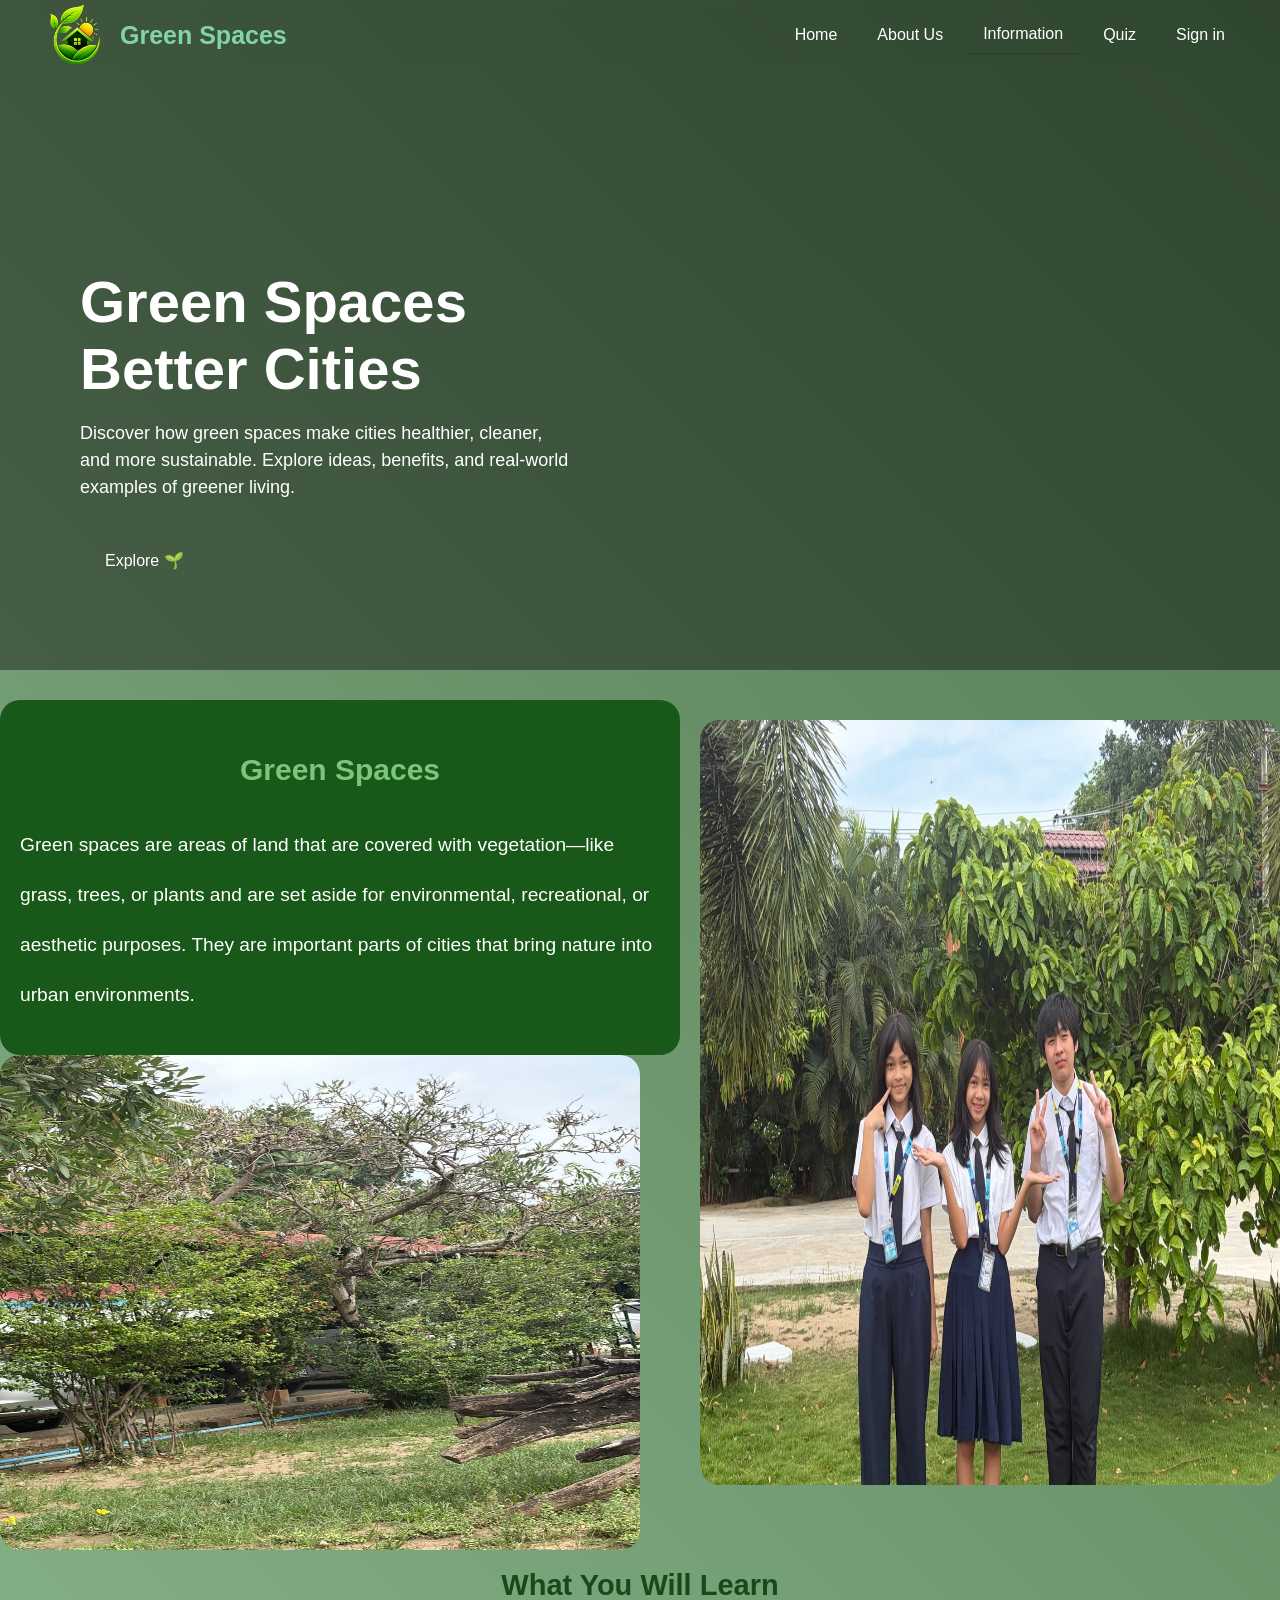
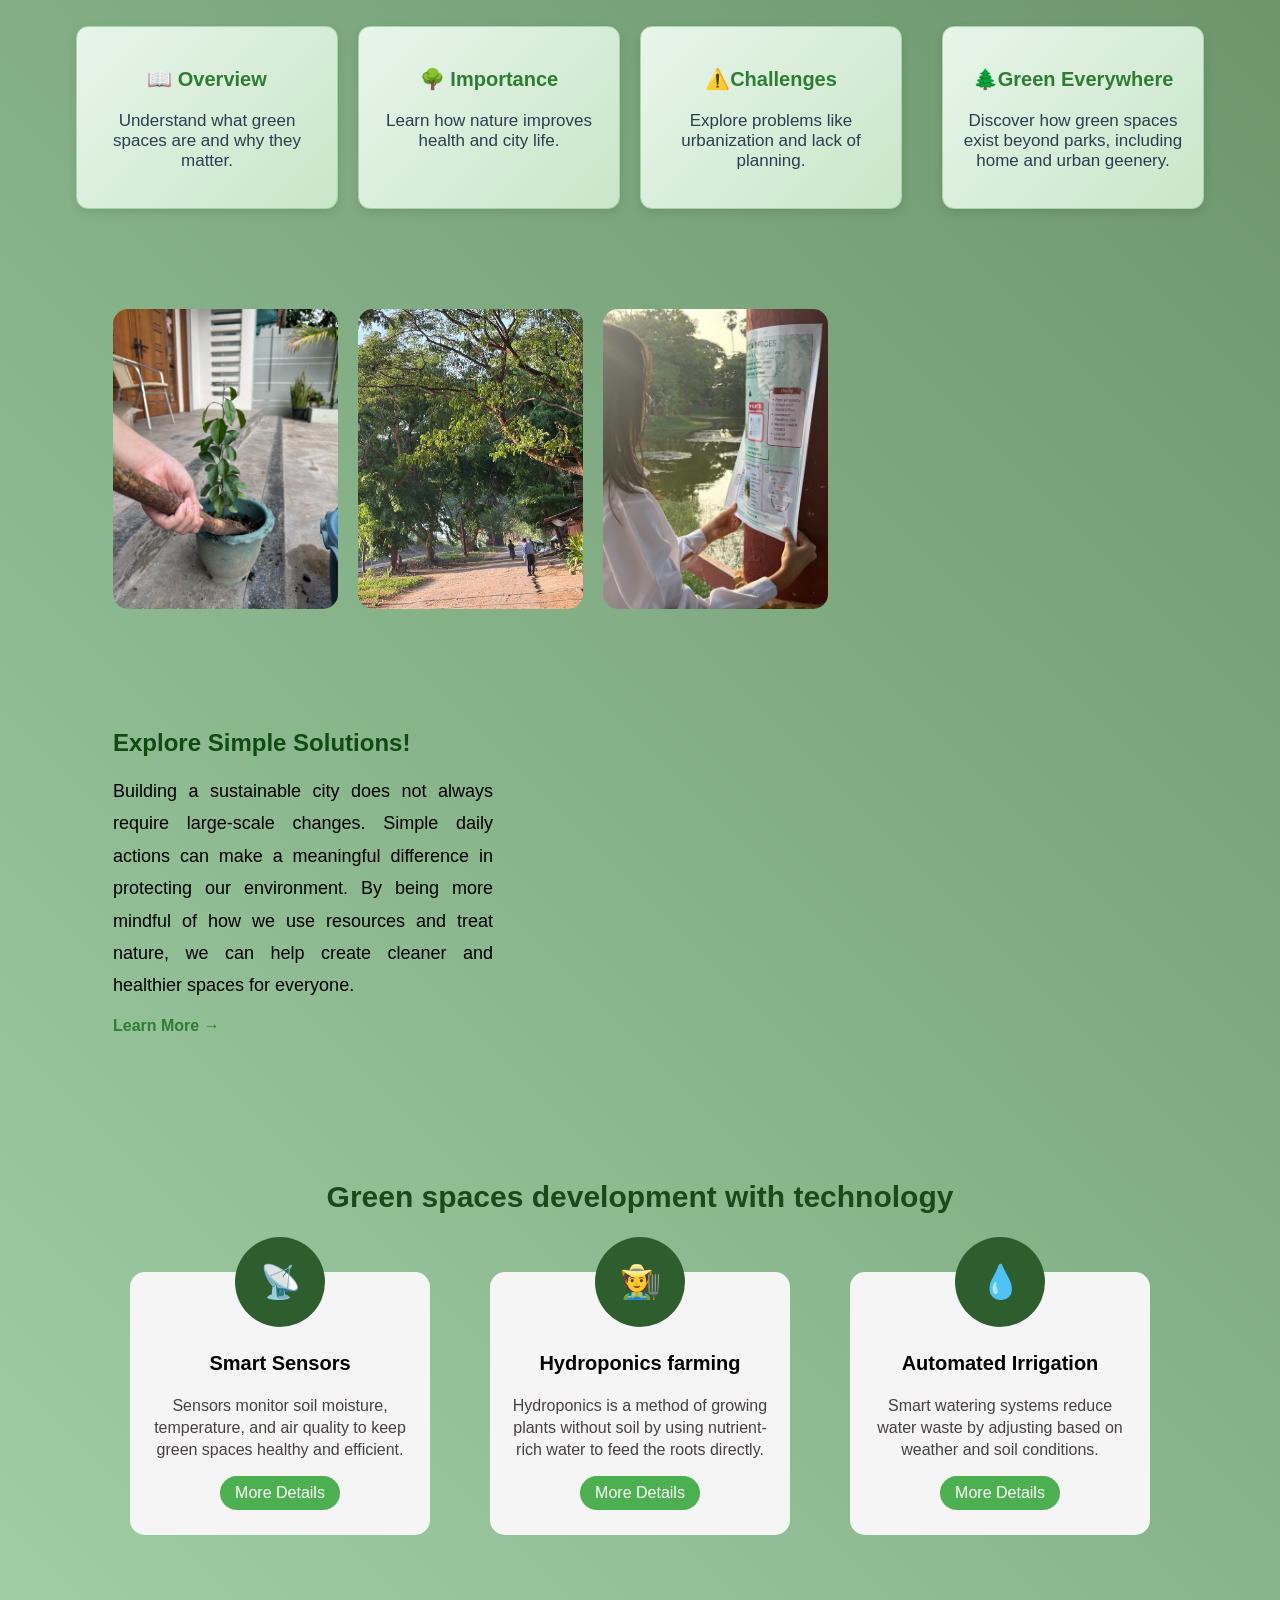
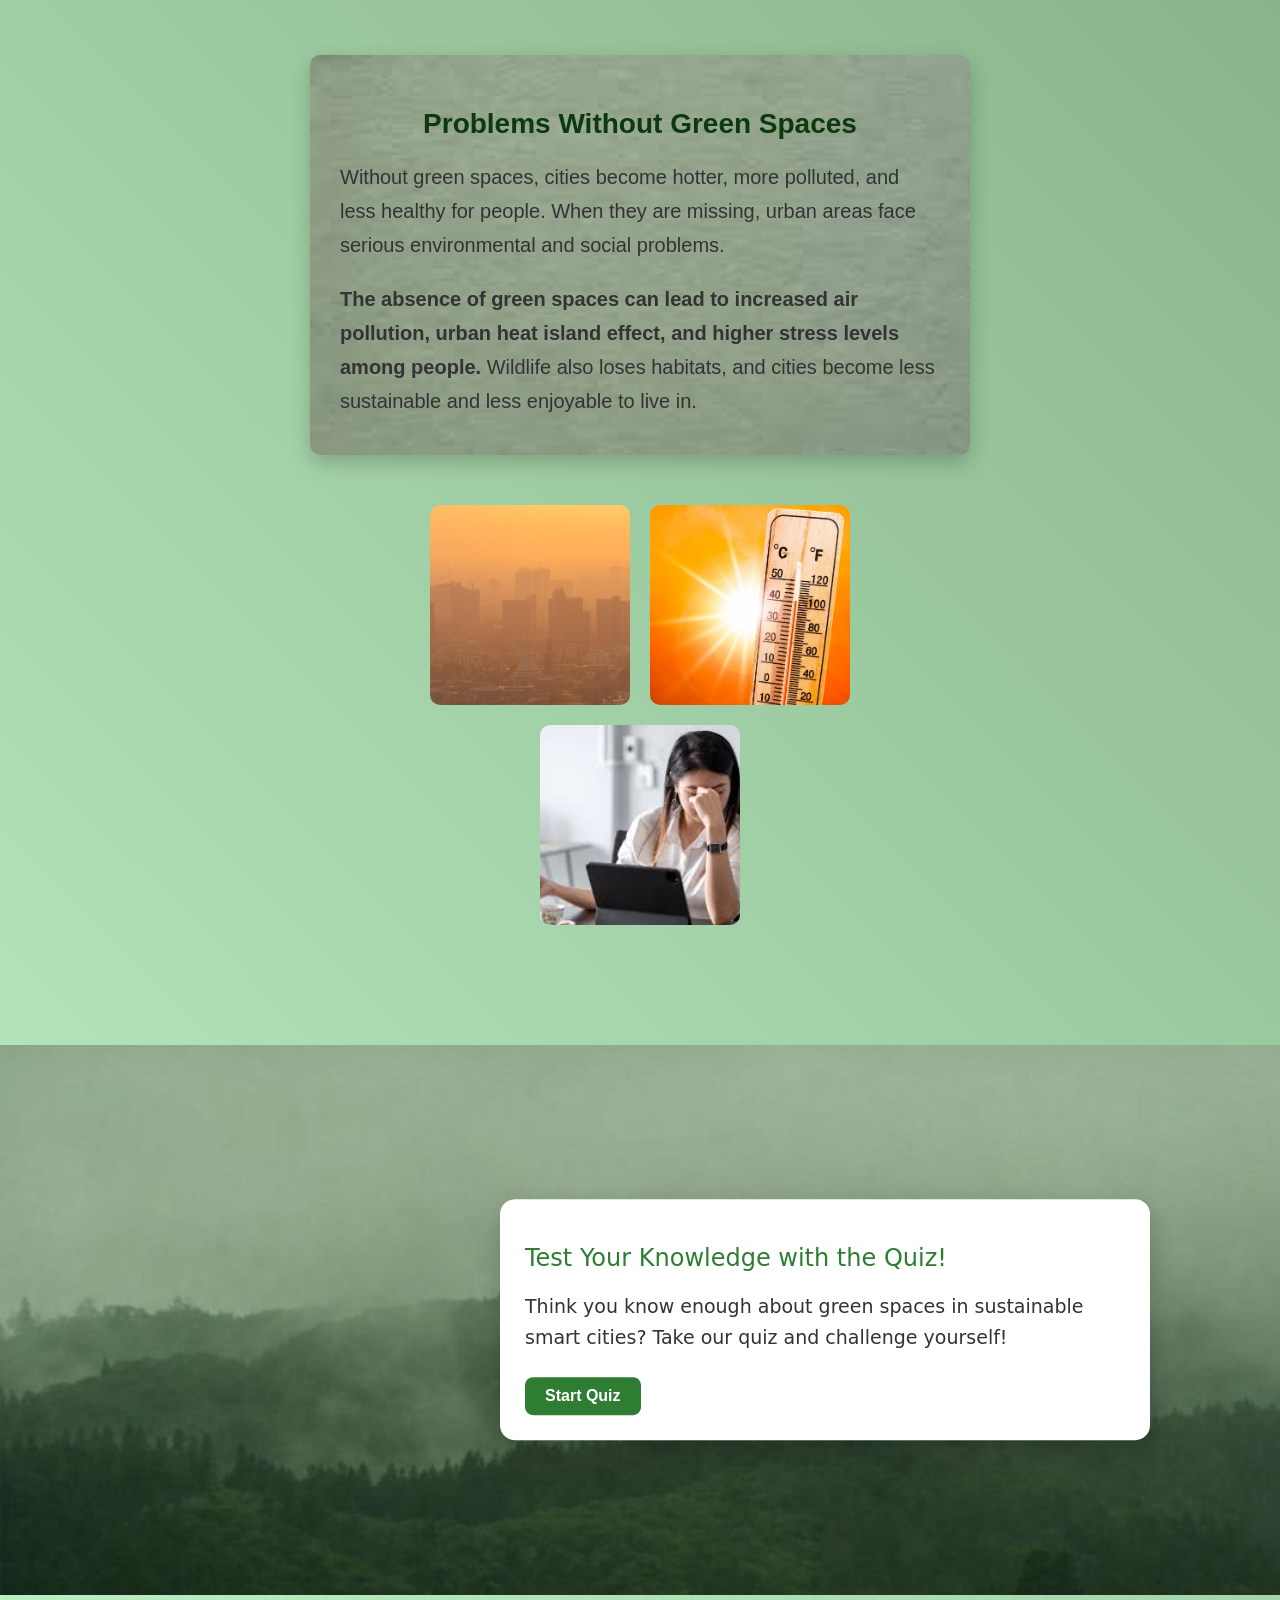
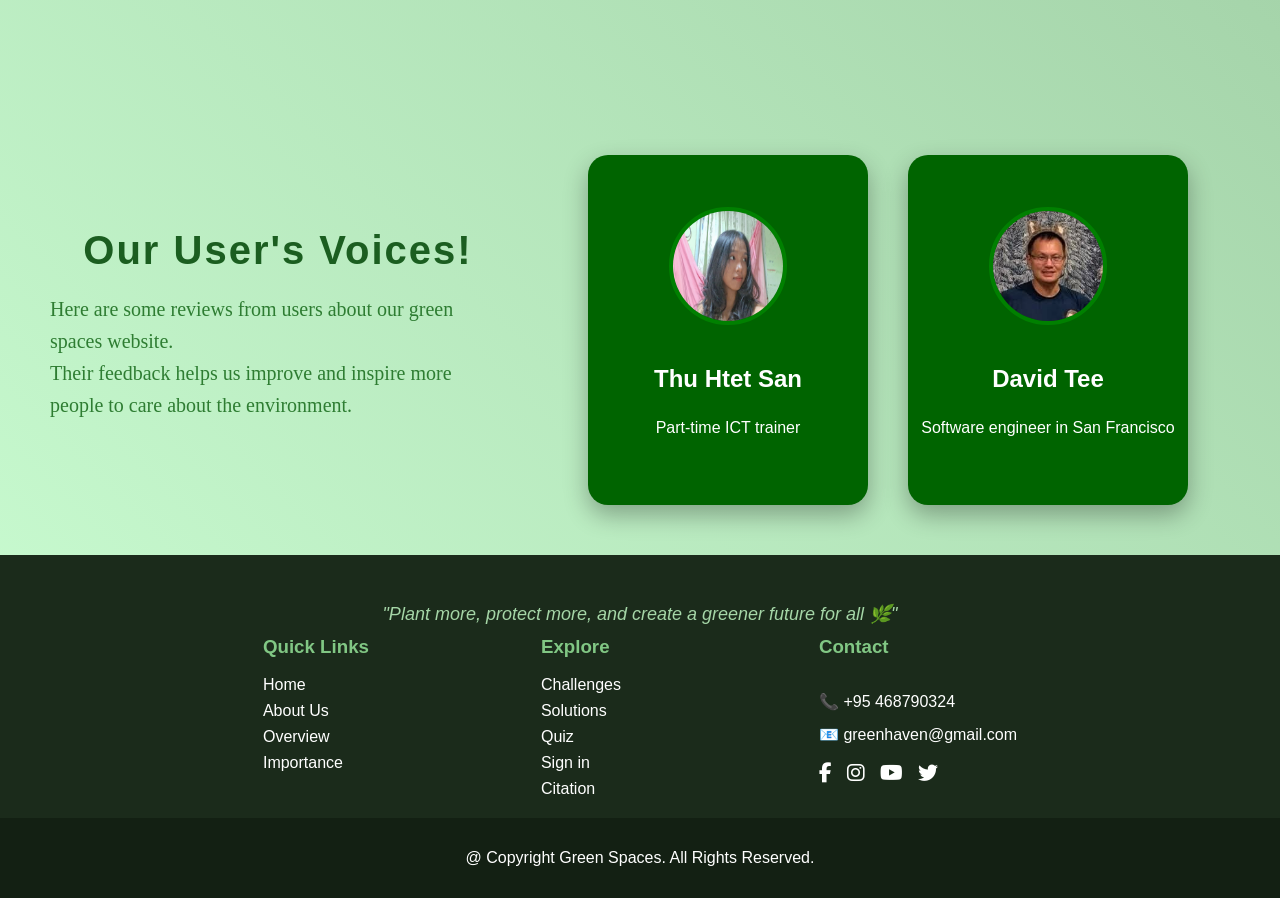
<file: index.html>
<!DOCTYPE html>
<html lang="en">
<head>
    <meta charset="UTF-8">
    <meta name="viewport" content="width=device-width, initial-scale=1.0">
    <title>Home</title>
    <link rel="icon" href="media/favicon.ico">
    <link rel="stylesheet" href="index.css">
    <link rel="stylesheet"
href="https://cdnjs.cloudflare.com/ajax/libs/font-awesome/6.5.1/css/all.min.css">
</head>
<body class="body1">
    <nav class="navbar">
        <a href="index.html" class="logo">
            <img src="media/greenhaven1.png" alt="logo">
            <span>Green Spaces</span>
        </a>

        <div class="navlinks">
            <a href="index.html">Home</a>
            <a href="pages/aboutus.html">About Us</a>

            <div class="dropdown">
                <button class="drop">Information</button>
                <div class="dropdowncontent">
                    <a href="pages/overview.html">Overview</a>
                    <a href="pages/importance.html">Importance</a>
                    <a href="pages/challenges">Challenges</a>
                    <a href="pages/solutions.html">Solutions</a>
                </div>
            </div>

            <a href="pages/quiz.html">Quiz</a>
            <a href="pages/signin.html">Sign in</a>
        </div>
    </nav>

    <section class="hero">
        <div class="overlay"></div>

        <div class="hero-content">
            <h1>Green Spaces<br>Better Cities</h1>
            <p>
            Discover how green spaces make cities healthier, cleaner, <br>and more sustainable. 
            Explore ideas, benefits, and real-world examples of greener living.
            </p>
            <a href="pages/overview.html" class="hero-btn">Explore 🌱</a>
      </div>
    </section>
<div class="leaves">
  <span></span>
  <span></span>
  <span></span>
  <span></span>
  <span></span>
  <span></span>
</div>

<div class="leftbox">
    <div>
      <div class="green-box">
        <h2 id="meaning2">Green Spaces</h2>
        <p>Green spaces are areas of land that are covered with vegetation—like grass, trees, or plants and are set aside for environmental, recreational, or aesthetic purposes.
          They are important parts of cities that bring nature into urban environments.
        </p>
      </div>

      <div class="rightbox">
        <img src="media/meaning2.jpg">
      </div>
    </div>
    

    <div class="small-img">
      <img src="media/meaning.jpg">
    </div>
</div>

<section class="learn">
  <h2> What You Will Learn</h2>
 
  <div class="cards">
 
    <div class="card">
      <h3>📖 Overview</h3>
      <p>Understand what green spaces are and why they matter.</p>
    </div>
 
    <div class="card">
      <h3>🌳 Importance</h3>
      <p>Learn how nature improves health and city life.</p>
    </div>
 
    <div class="card">
      <h3>⚠️Challenges</h3>
      <p>Explore problems like urbanization and lack of planning.</p>
    </div>
 
    <br>
    <div class="card">
      <h3>🌲Green Everywhere</h3>
      <p>Discover how green spaces exist beyond parks, including home and urban geenery.</p>
    </div>
    </div>
  </div>
</section>
<section class="solutionssection">

  <div class="solutionscontainer">

    <!-- LEFT: IMAGE CARDS -->
    <div class="solutionsimages">

      <div class="solutioncard">
        <img src="media/solution12.jpg" alt="">
        <div class="overlaytext">
          <h3>Start Community Gardens </h3>
          <p>People in neighbourhood can work together to grow plants.</p>
        </div>
      </div>

      <div class="solutioncard">
        <img src="media/solution2.jpg" alt="">
        <div class="overlaytext">
          <h3>Turn Empty Lands into Parks</h3>
          <p>Urban land can be changed into <br> small parks or gardens. </p>
        </div>
      </div>

      <div class="solutioncard">
        <img src="media/poster.jpg" alt="">
        <div class="overlaytext">
          <h3>Raise awareness</h3>
          <p>Teach others about protecting the nature.</p>
        </div>
      </div>

    </div>

    <!-- RIGHT: TEXT -->
    <div class="solutionstext">
      <h2>Explore Simple Solutions!</h2>

      <p>
        Building a sustainable city does not always require large-scale changes. 
        Simple daily actions can make a meaningful difference in protecting our environment. 
        By being more mindful of how we use resources and treat nature, we can help create 
        cleaner and healthier spaces for everyone.
      </p>

      <a href="pages/solutions.html" class="learnmore">
        Learn More →
      </a>
    </div>

  </div>

</section>
<section class="tech-section">

  <h2>Green spaces development with technology</h2>

  <div class="tech-cards">

    <div class="tech-card">
      <div class="circle">📡</div>
      <h3>Smart Sensors</h3>
      <p>
        Sensors monitor soil moisture, temperature, and air quality to keep green spaces healthy and efficient.
      </p>
      <a href="pages/solutions.html" class="btn">More Details</a>
    </div>

    <div class="tech-card">
      <div class="circle">🧑‍🌾</div>
      <h3>Hydroponics farming</h3>
      <p>
        Hydroponics is a method of growing plants without soil by using nutrient-rich water to feed the roots directly.
      </p>
      <a href="pages/solutions.html" class="btn">More Details</a>
    </div>

    <div class="tech-card">
      <div class="circle">💧</div>
      <h3>Automated Irrigation</h3>
      <p>
        Smart watering systems reduce water waste by adjusting based on weather and soil conditions.
      </p>
      <a href="pages/solutions.html" class="btn">More Details</a>
    </div>

  </div>

</section>
<section class="problem-section">

  <!-- LEFT PAPER -->
  <div class="paper">
    <h2>Problems Without Green Spaces</h2>

    <p>
      Without green spaces, cities become hotter, more polluted, and less healthy for people.  
      When they are missing, urban areas face serious environmental and social problems.
    </p>

    <p>
      <b>The absence of green spaces can lead to increased air pollution, urban heat island effect, 
      and higher stress levels among people.</b> Wildlife also loses habitats, and cities become less sustainable 
      and less enjoyable to live in.
    </p>
  </div>

  <!-- RIGHT IMAGES -->
  <div class="images">

    <div class="img-box">
      <img src="media/poorair.jpg">
    </div>

    <div class="img-box">
      <img src="media/heat.jpg">
    </div>

    <div class="img-box bottom">
      <img src="media/stress.jpg">
    </div>

  </div>
</section>

<section class="creative">
  <div class="creative-container">

    <div class="creative-card">

      <h2>Test Your Knowledge with the Quiz!</h2>
      <p>
        Think you know enough about green spaces in sustainable smart cities? Take our quiz and challenge yourself!
      </p>
      <a href="pages/quiz.html" class="quiz">Start Quiz</a>
    </div>
  </div>
</section>

<div class="reviews-section">

  <div class="main-container">

    <div class="left-content">
      <h1 class="title">Our User's Voices!</h1>
      <p class="description">
        Here are some reviews from users about our green spaces website. <br>
        Their feedback helps us improve and inspire more people to care about the environment.
      </p>
    </div>

    <div class="card-container">

      <div class="flashcard">
        <div class="card-inner">
          <div class="card-front">
            <img src="media/review1.jpg" alt="">
            <h2>Thu Htet San</h2>
            <p>Part-time ICT trainer</p>
          </div>
          <div class="card-back">
            <h2>Review</h2>
            <h4>⭐️⭐️⭐️⭐️</h4>
            <br>
            <p>

              This website is really great especially the information about green spaces.
              It would be definitely useful for a student making a project about green spaces.
            </p>
          </div>
        </div>
      </div>

      <!-- CARD 2 -->

      <div class="flashcard">
        <div class="card-inner">
          <div class="card-front">
            <img src="media/review2.jpg" alt="">
            <h2>David Tee</h2>
            <p>Software engineer in San Francisco</p>
          </div>

          <div class="card-back">
            <h2>Review</h2>
            <h4>⭐️⭐️⭐️⭐️⭐️</h4>
            <br>
            <p>

              The design of this website is really fabulous. It has lots of ways to attract
              the users including me and I am totally in love with this site.

            </p>
          </div>
        </div>
      </div>
    </div>
  </div>
</div>
<footer class="footer">

  <!-- QUOTE -->
  <div class="footer-quote">
    <p>"Plant more, protect more, and create a greener future for all 🌿"</p>
  </div>

  <!-- FOOTER CONTENT -->
  <div class="footer-container">

    <!-- QUICK LINKS -->
    <div class="footer-section">
      <h3>Quick Links</h3>
      <a href="index.html">Home</a>
      <a href="pages/aboutus.html">About Us</a>
      <a href="pages/overview.html">Overview</a>
      <a href="pages/importance.html">Importance</a>
    </div>

    <!-- EXPLORE -->
    <div class="footer-section">
      <h3>Explore</h3>
      <a href="pages/challenges.html">Challenges</a>
      <a href="pages/solutions.html">Solutions</a>
      <a href="pages/quiz.html">Quiz</a>
      <a href="pages/signin.html">Sign in</a>
      <a href="Green Spaces.docx">Citation</a>
    </div>

    <!-- CONTACT -->
  <div class="footer-section">
      <h3>Contact</h3>
      <p>📞 +95 468790324</p>
      <p class="footer-email">📧 greenhaven@gmail.com</p>
       <div class="social-icons">

            <a href="https://www.facebook.com/" target="_blank">

                <i class="fab fa-facebook-f"></i>

            </a>

            <a href="https://www.instagram.com/" target="_blank">

                <i class="fab fa-instagram"></i>

            </a>

            <a href="https://www.youtube.com/" target="_blank">

                <i class="fab fa-youtube"></i>

            </a>

            <a href="https://twitter.com/" target="_blank">

                <i class="fab fa-twitter"></i>
            </a>
        </div>

  </div>

  <!-- BOTTOM -->
  <div class="footer-bottom">
    <p>@ Copyright Green Spaces. All Rights Reserved. </p>
  </div>

</footer>
</body>
</html>
</file>
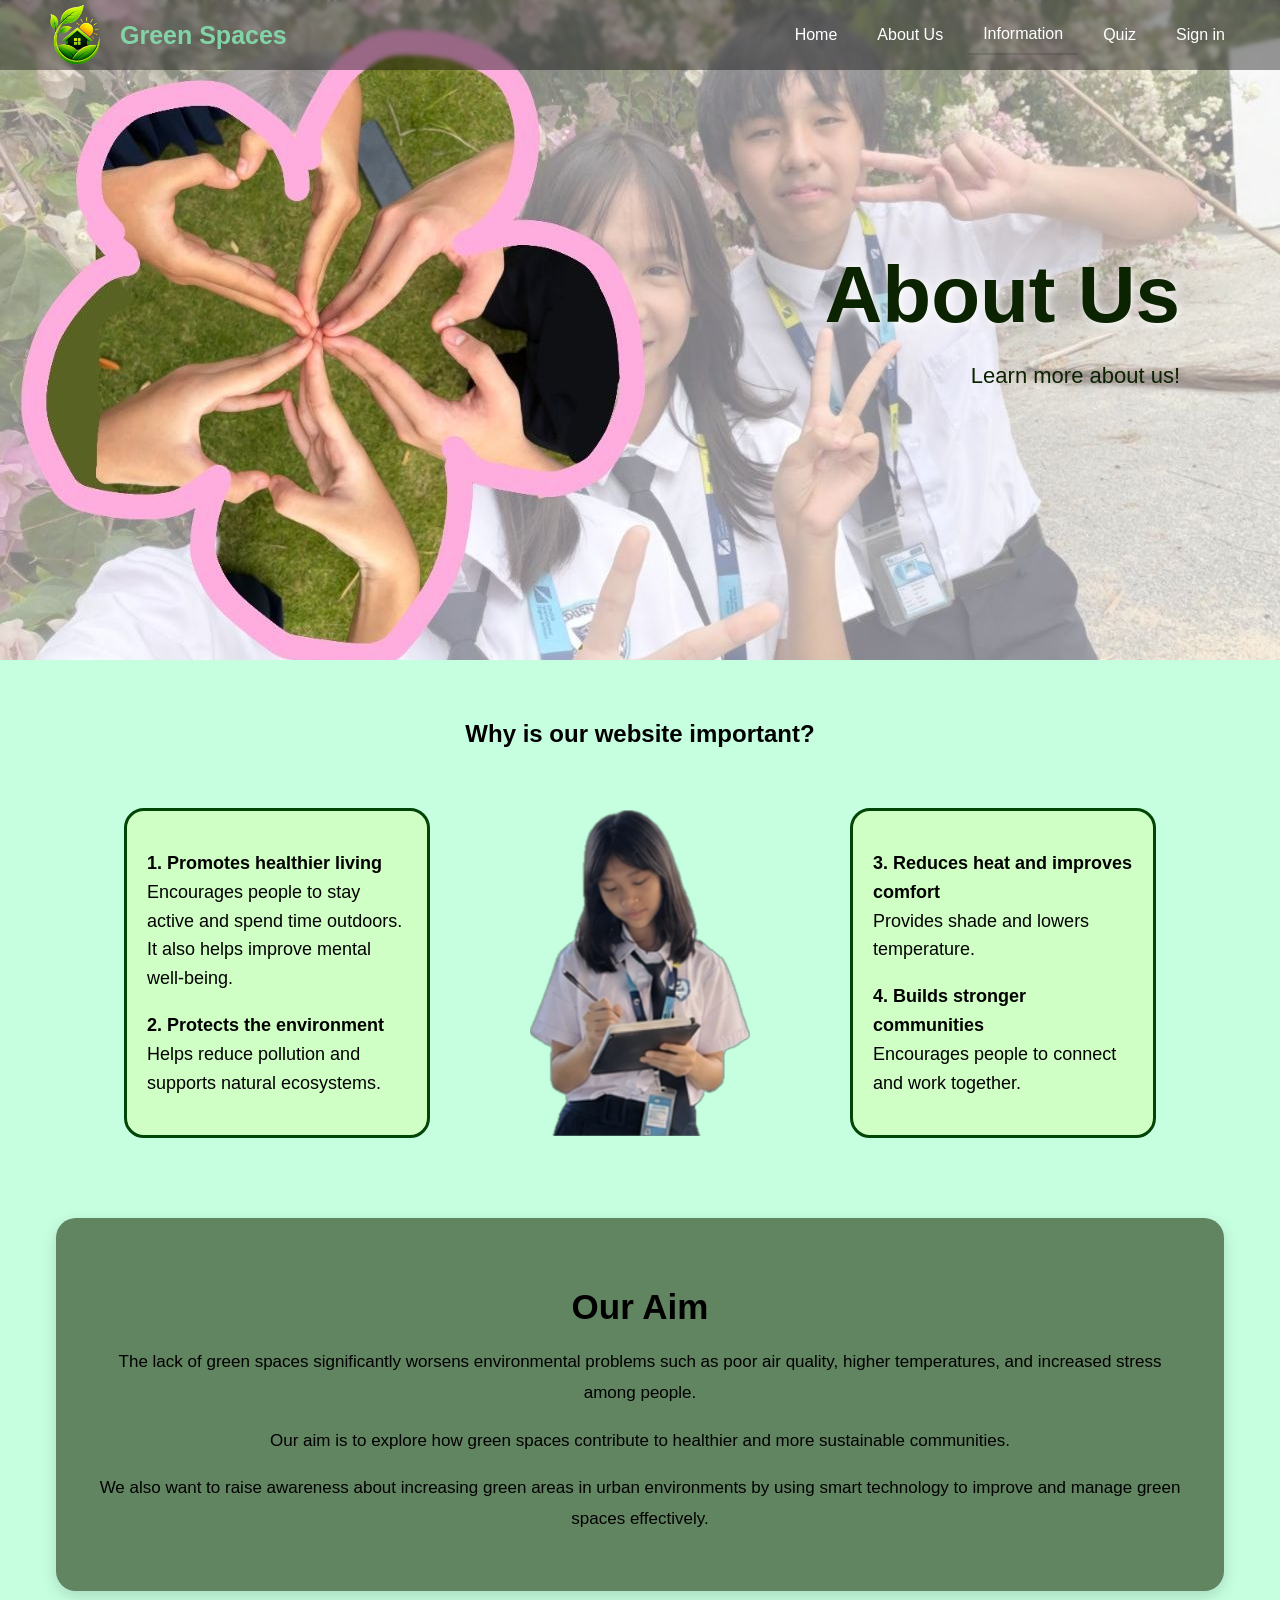
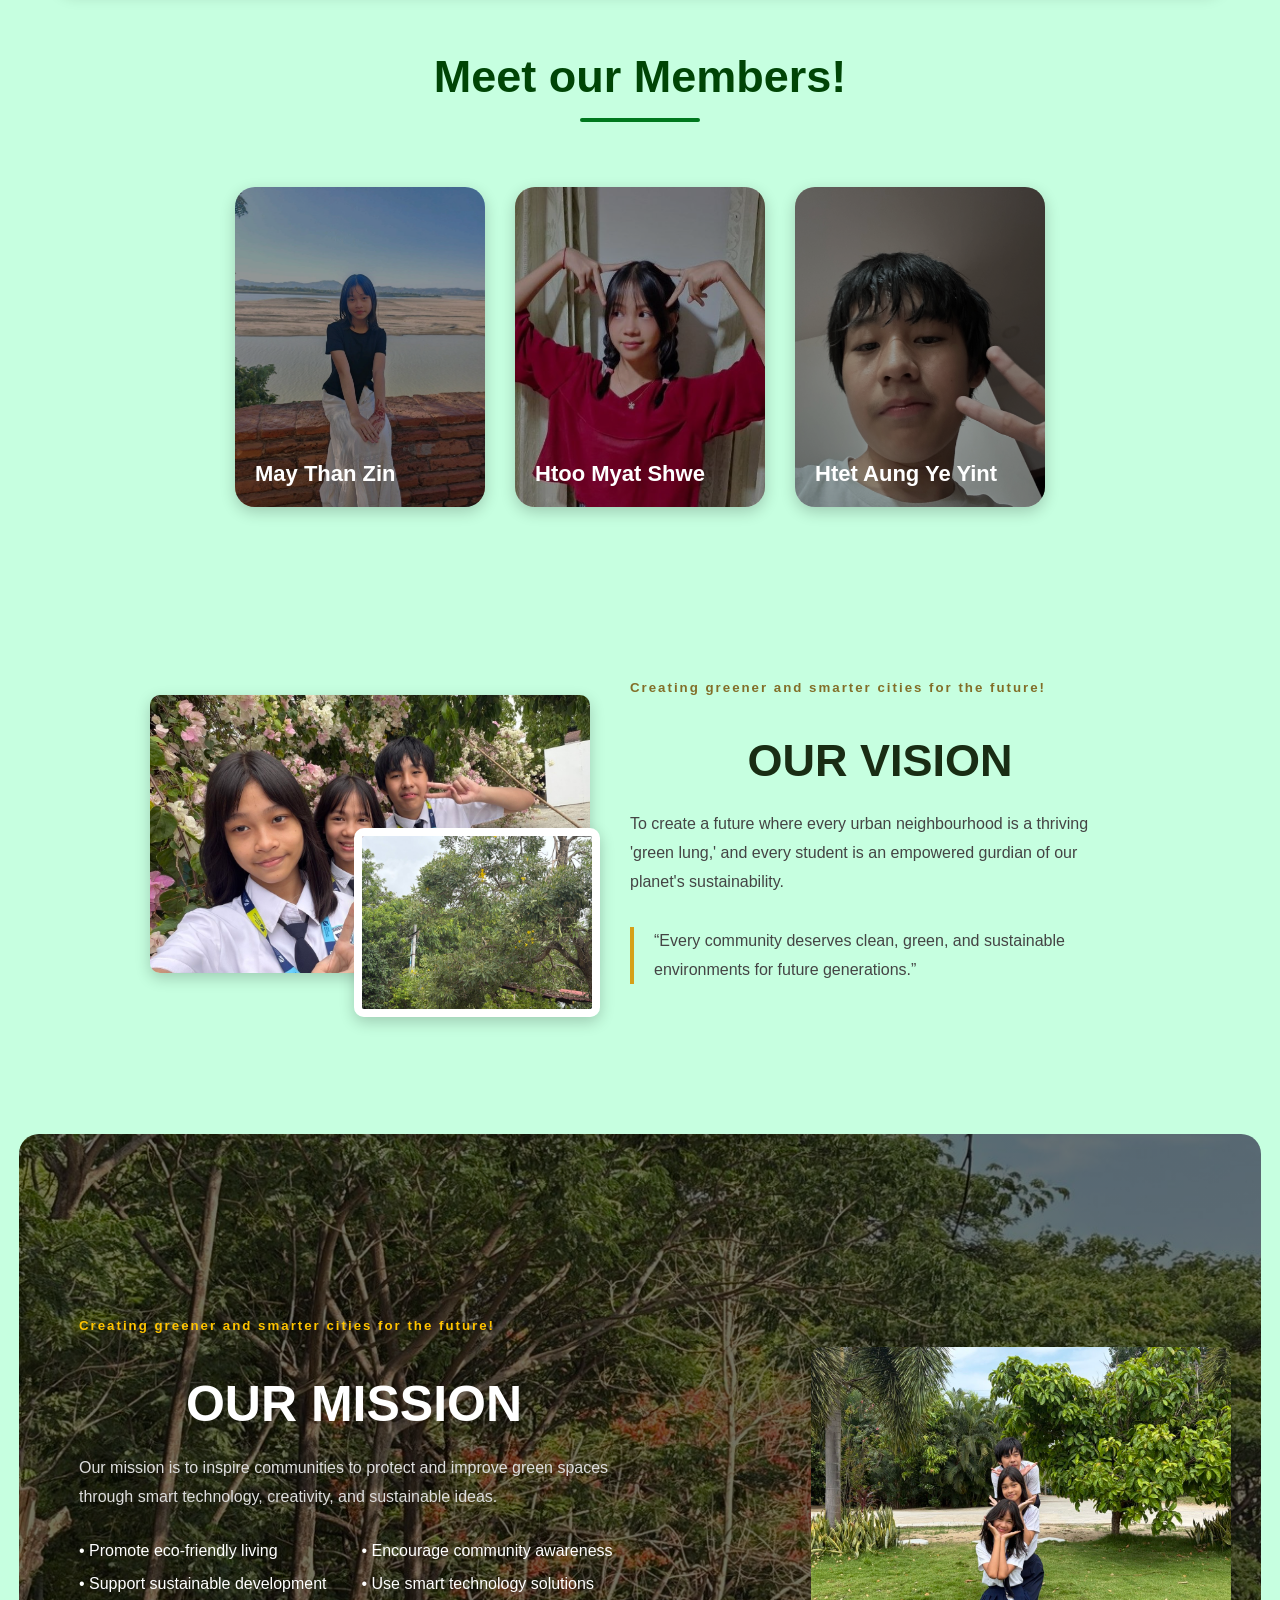
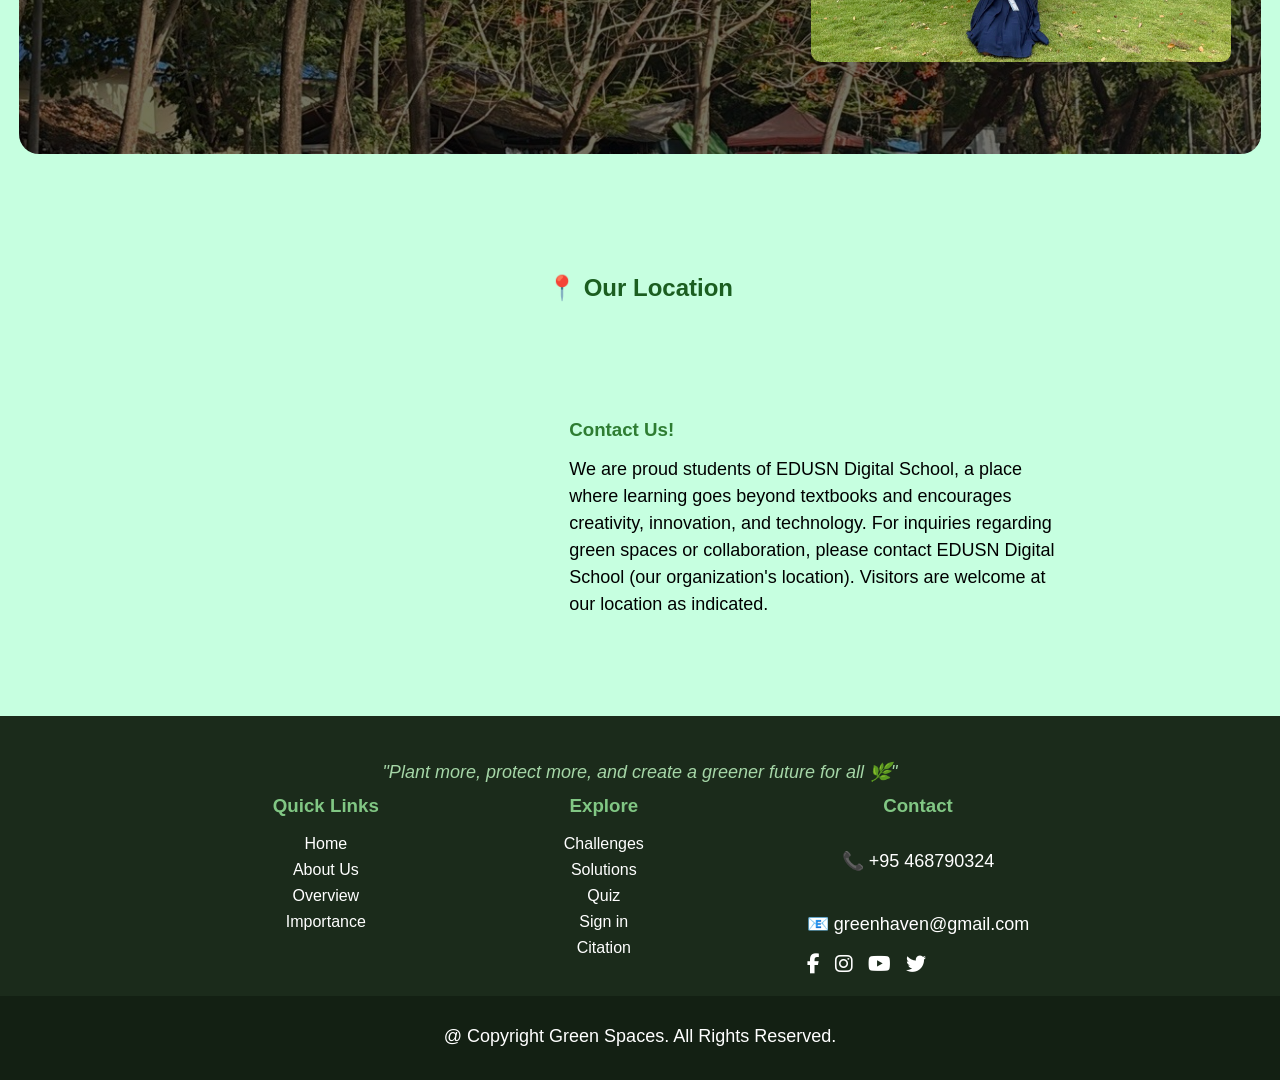
<file: pages/aboutus.html>
<!DOCTYPE html>
<html lang="en">
<head>
    <meta charset="UTF-8">
    <meta name="viewport" content="width=device-width, initial-scale=1.0">
    <title>About Us</title>

    <link rel="stylesheet" href="../index.css">
    <link rel="icon" href="../media/favicon.ico">
    <link rel="stylesheet"
href="https://cdnjs.cloudflare.com/ajax/libs/font-awesome/6.5.1/css/all.min.css">
</head>

<body>
    <nav class="navbar">
        <a href="../index.html" class="logo">
            <img src="../media/greenhaven1.png" alt="logo">
            <span>Green Spaces</span>
        </a>

        <div class="navlinks">
            <a href="../index.html">Home</a>
            <a href="aboutus.html">About Us</a>

            <div class="dropdown">
                <button class="drop">Information</button>
                <div class="dropdowncontent">
                    <a href="overview.html">Overview</a>
                    <a href="importance.html">Importance</a>
                    <a href="challenges.html">Challenges</a>
                    <a href="solutions.html">Solutions</a>
                </div>
            </div>

            <a href="quiz.html">Quiz</a>
            <a href="signin.html">Sign in</a>
        </div>
    </nav>
    <!-- HERO SECTION -->
    <section class="about">
        <div class="small1">
            <h1>About Us</h1>
            <p>Learn more about us!</p>
        </div>
    </section>


    <!-- WHY IMPORTANT -->
    <section class="parent">

        <h1 class="title">Why is our website important?</h1>

        <div class="big">

            <div class="side left">
                <p>
                    <b>1. Promotes healthier living</b><br>
                    Encourages people to stay active and spend time outdoors. 
                    It also helps improve mental well-being.
                </p>

                <p>
                    <b>2. Protects the environment</b><br>
                    Helps reduce pollution and supports natural ecosystems.
                </p>
            </div>

            <div class="center">
                <img src="../media/whyimportant.webp" alt="Green spaces">
            </div>

            <div class="side right">

                <p>
                    <b>3. Reduces heat and improves comfort</b><br>
                    Provides shade and lowers temperature.
                </p>

                <p>
                    <b>4. Builds stronger communities</b><br>
                    Encourages people to connect and work together.
                </p>

            </div>
        </div>


        <!-- AIM CARD -->
        <div class="card1">

            <div class="content-2">

                <h2>Our Aim</h2>

                <p>
                    The lack of green spaces significantly worsens environmental
                    problems such as poor air quality, higher temperatures,
                    and increased stress among people.
                </p>

                <p>
                    Our aim is to explore how green spaces contribute to healthier
                    and more sustainable communities.
                </p>

                <p>
                    We also want to raise awareness about increasing green areas
                    in urban environments by using smart technology to improve
                    and manage green spaces effectively.
                </p>

            </div>

        </div>

    </section>


    <!-- TEAM -->
     <h2 class="teamtitle">Meet our Members!</h3>
    <section class="team">
        <div class="member">
            <img src="../media/may.jpg" alt="May Than Zin">

            <div class="overlay"></div>

            <div class="name">May Than Zin</div>

            <div class="info">
                <h3>May Than Zin</h3>
                <p>Age: 13</p>
                <p>Year-7</p>

                <audio controls>
                    <source src="../media/mayvoice.m4a" type="audio/mpeg">
                </audio>
            </div>
        </div>


        <div class="member">
            <img src="../media/htoo.jpg" alt="Htoo Myat Shwe">

            <div class="overlay"></div>

            <div class="name">Htoo Myat Shwe</div>

            <div class="info">
                <h3>Htoo Myat Shwe</h3>
                <p>Age: 13</p>
                <p>Year-7</p>

                <audio controls>
                    <source src="../media/htoovoice.wav" type="audio/mpeg">
                </audio>
            </div>
        </div>


        <div class="member">
            <img src="../media/htet.jpg" alt="Htet Aung Ye Yint">

            <div class="overlay"></div><div class="name">Htet Aung Ye Yint</div>

            <div class="info">
                <h3>Htet Aung Ye Yint</h3>
                <p>Age: 13</p>
                <p>Year-7</p>

                <audio controls>
                    <source src="../media/htetvoice.m4a" type="audio/mpeg">
                </audio>
            </div>
        </div>

    </section>
    <section class="vision-section">

    <!-- LEFT IMAGES -->
    <div class="vision-images">

        <img src="../media/vision1.jpg" class="main-img" alt="Vision Image">

        <img src="../media/vision2.jpg" class="littleimg" alt="Vision Image">

    </div>


    <!-- RIGHT TEXT -->
    <div class="vision-text">

        <h5>Creating greener and smarter cities for the future!</h5>

        <h1>
           OUR VISION
        </h1>

        <p>
            To create a future where every urban neighbourhood is a thriving 'green lung,' and every student is an empowered gurdian of our planet's sustainability.
        </p>

        <div class="vision-box">
            <p>
                “Every community deserves clean, green, and sustainable
                environments for future generations.”
            </p>
        </div>

    </div>

</section>
<section class="mission-section">

    <div class="mission-content">

        <h5>Creating greener and smarter cities for the future!</h5>

        <h1>
            OUR MISSION
        </h1>

        <p>
            Our mission is to inspire communities to protect and improve
            green spaces through smart technology, creativity, and sustainable ideas.
        </p>

        <div class="mission-points">

            <div class="point">• Promote eco-friendly living</div>

            <div class="point">• Encourage community awareness</div>

            <div class="point">• Support sustainable development</div>

            <div class="point">• Use smart technology solutions</div>

        </div>

    </div>
    <div class="mission-image">
        <img src="../media/missionteam.jpg" alt="missionteam">
    </div>

</section>
<section class="map-section">

  <h2>📍 Our Location</h2>

  <div class="map-flex">

    <!-- LEFT: MAP -->

    <div class="map-left">
        <iframe src="https://www.google.com/maps/embed?pb=!1m18!1m12!1m3!1d235.85756987083366!2d96.42428074065451!3d18.94373442222475!2m3!1f0!2f0!3f0!3m2!1i1024!2i768!4f13.1!3m3!1m2!1s0x30c5d88dd602f74d%3A0x8fd24272887fedc8!2sLike%20Restaurant!5e0!3m2!1sen!2smm!4v1778288924105!5m2!1sen!2smm" width="1000" height="450" style="border:0;" allowfullscreen="" loading="lazy" referrerpolicy="no-referrer-when-downgrade"></iframe>

    </div>

    <!-- RIGHT: TEXT -->

    <div class="map-right">

      <h3>Contact Us!</h3>

      <p>
        We are proud students of EDUSN Digital School, a place where learning goes beyond textbooks and encourages creativity, innovation, and technology. For inquiries regarding green spaces or collaboration, please contact EDUSN Digital School (our organization's location). Visitors are welcome at our location as indicated.
      </p>
    </div>
  </div>

<footer class="footer">

  <!-- QUOTE -->
  <div class="footer-quote">
    <p>"Plant more, protect more, and create a greener future for all 🌿"</p>
  </div>

  <!-- FOOTER CONTENT -->
  <div class="footer-container">

    <!-- QUICK LINKS -->
    <div class="footer-section">
      <h3>Quick Links</h3>
      <a href="../index.html">Home</a>
      <a href="aboutus.html">About Us</a>
      <a href="overview.html">Overview</a>
      <a href="importance.html">Importance</a>
    </div>

    <!-- EXPLORE -->
    <div class="footer-section">
      <h3>Explore</h3>
      <a href="challenges.html">Challenges</a>
      <a href="solutions.html">Solutions</a>
      <a href="quiz.html">Quiz</a>
      <a href="signin.html">Sign in</a>
      <a href="../GreenSpaces.docx">Citation</a>
    </div>

    <!-- CONTACT -->
  <div class="footer-section">
      <h3>Contact</h3>
      <p>📞 +95 468790324</p>
      <p class="footer-email">📧 greenhaven@gmail.com</p>
       <div class="social-icons">

            <a href="https://www.facebook.com/" target="_blank">

                <i class="fab fa-facebook-f"></i>

            </a>

            <a href="https://www.instagram.com/" target="_blank">

                <i class="fab fa-instagram"></i>

            </a>

            <a href="https://www.youtube.com/" target="_blank">

                <i class="fab fa-youtube"></i>

            </a>

            <a href="https://twitter.com/" target="_blank">

                <i class="fab fa-twitter"></i>
            </a>
        </div>

  </div>

  <!-- BOTTOM -->
  <div class="footer-bottom">
    <p>@ Copyright Green Spaces. All Rights Reserved. </p>
  </div>

</footer>

</body>
</html>
</file>
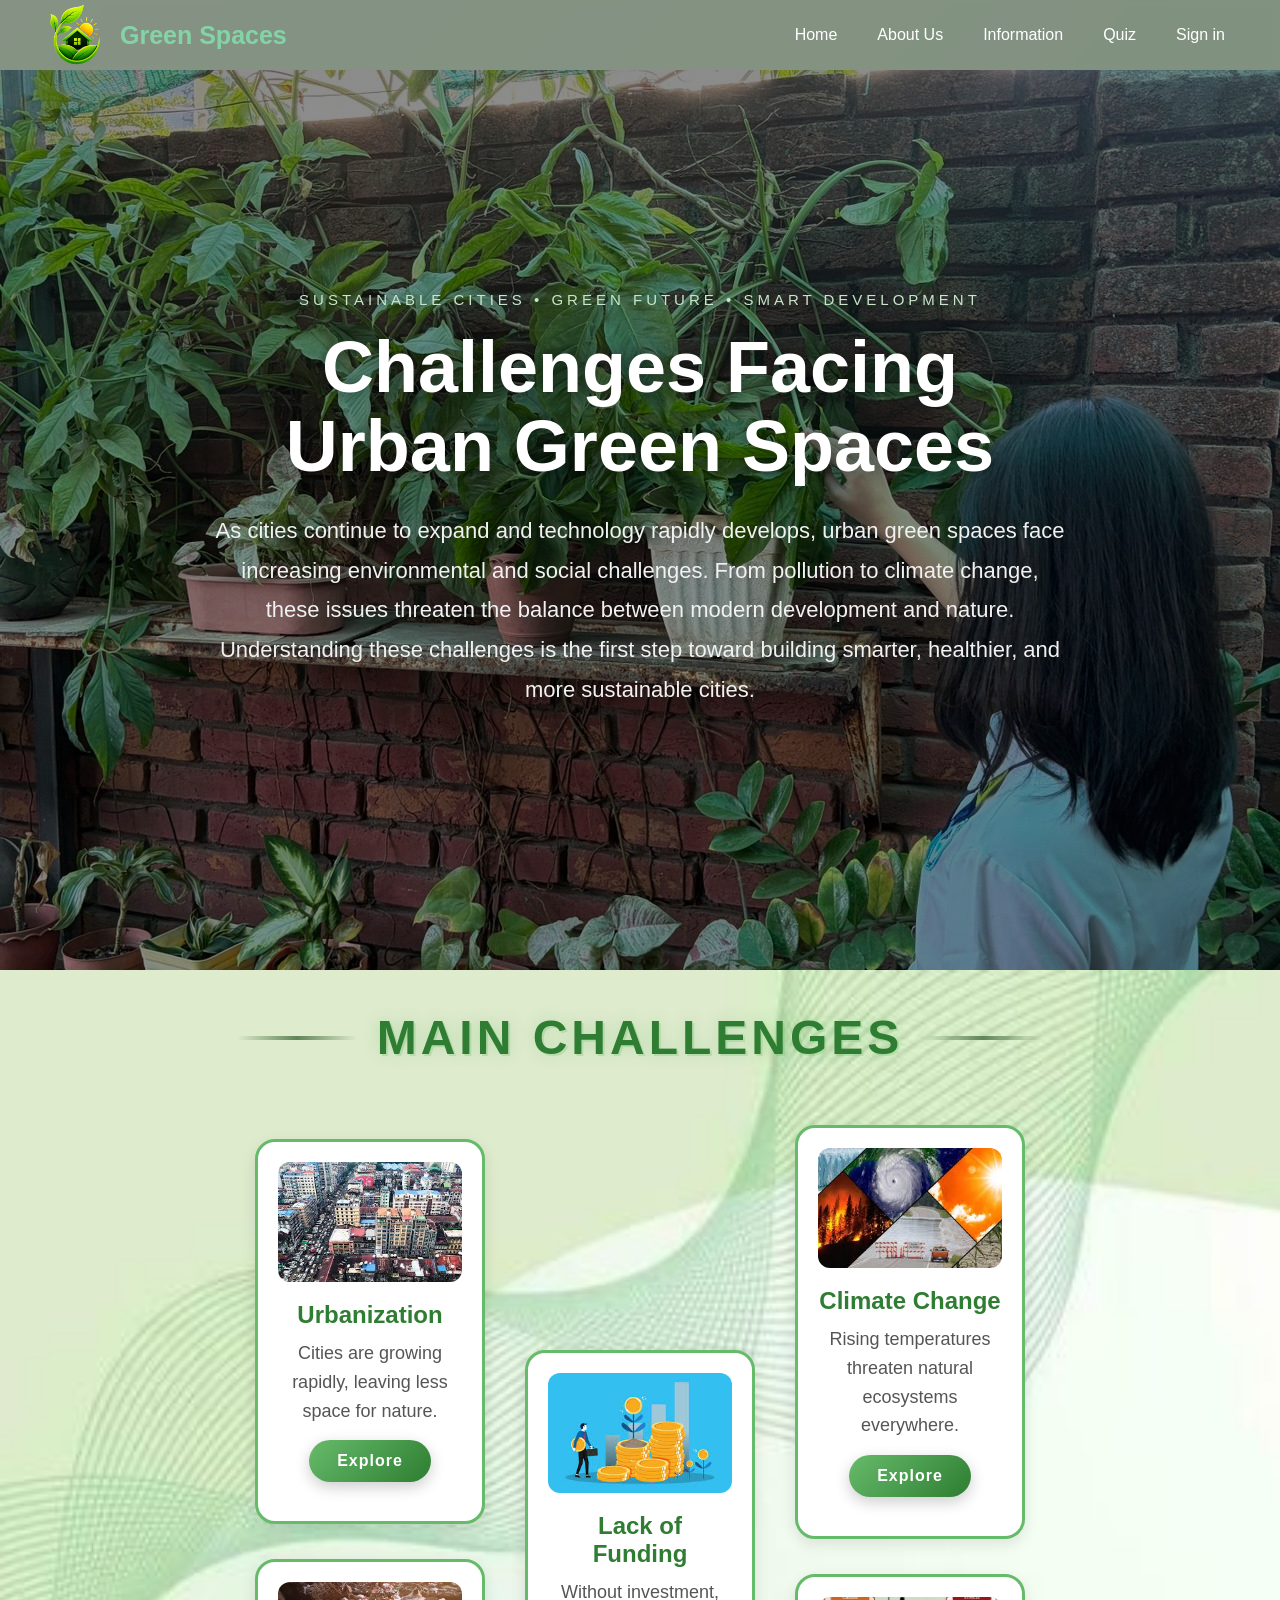
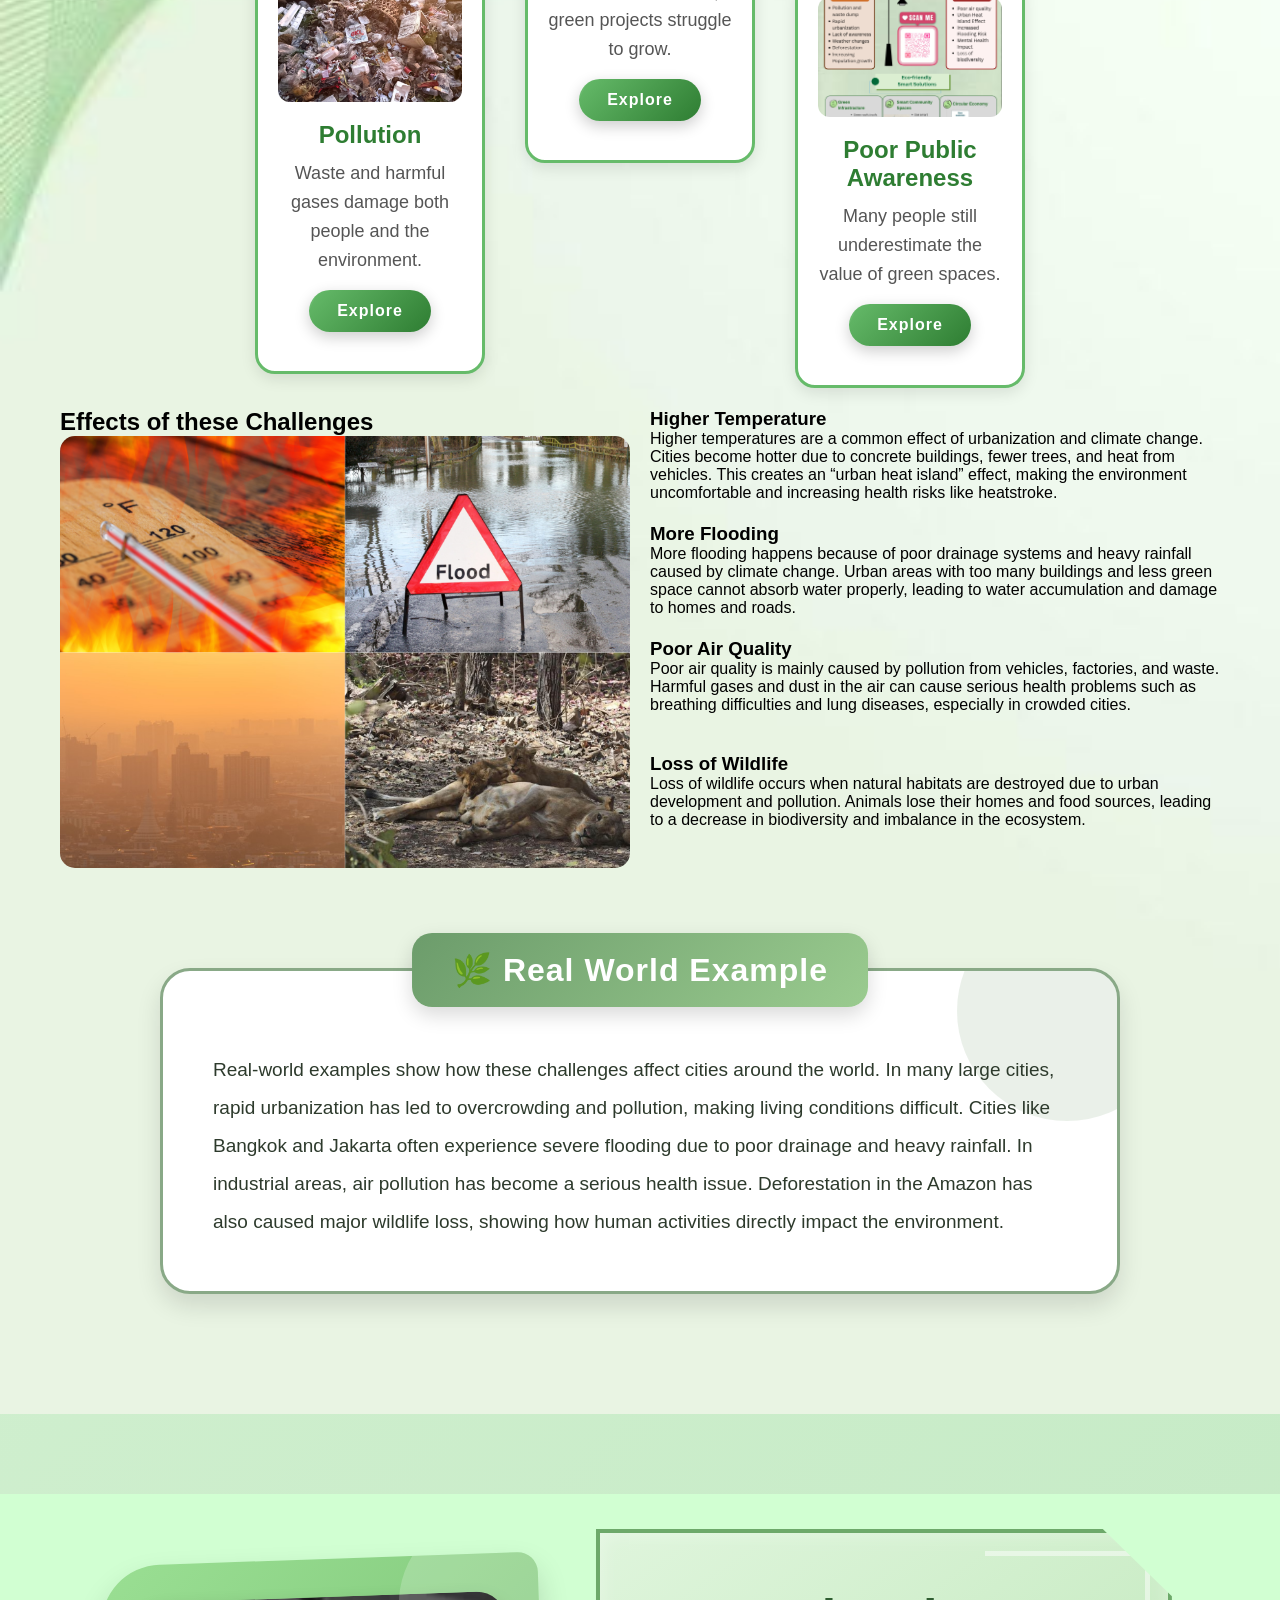
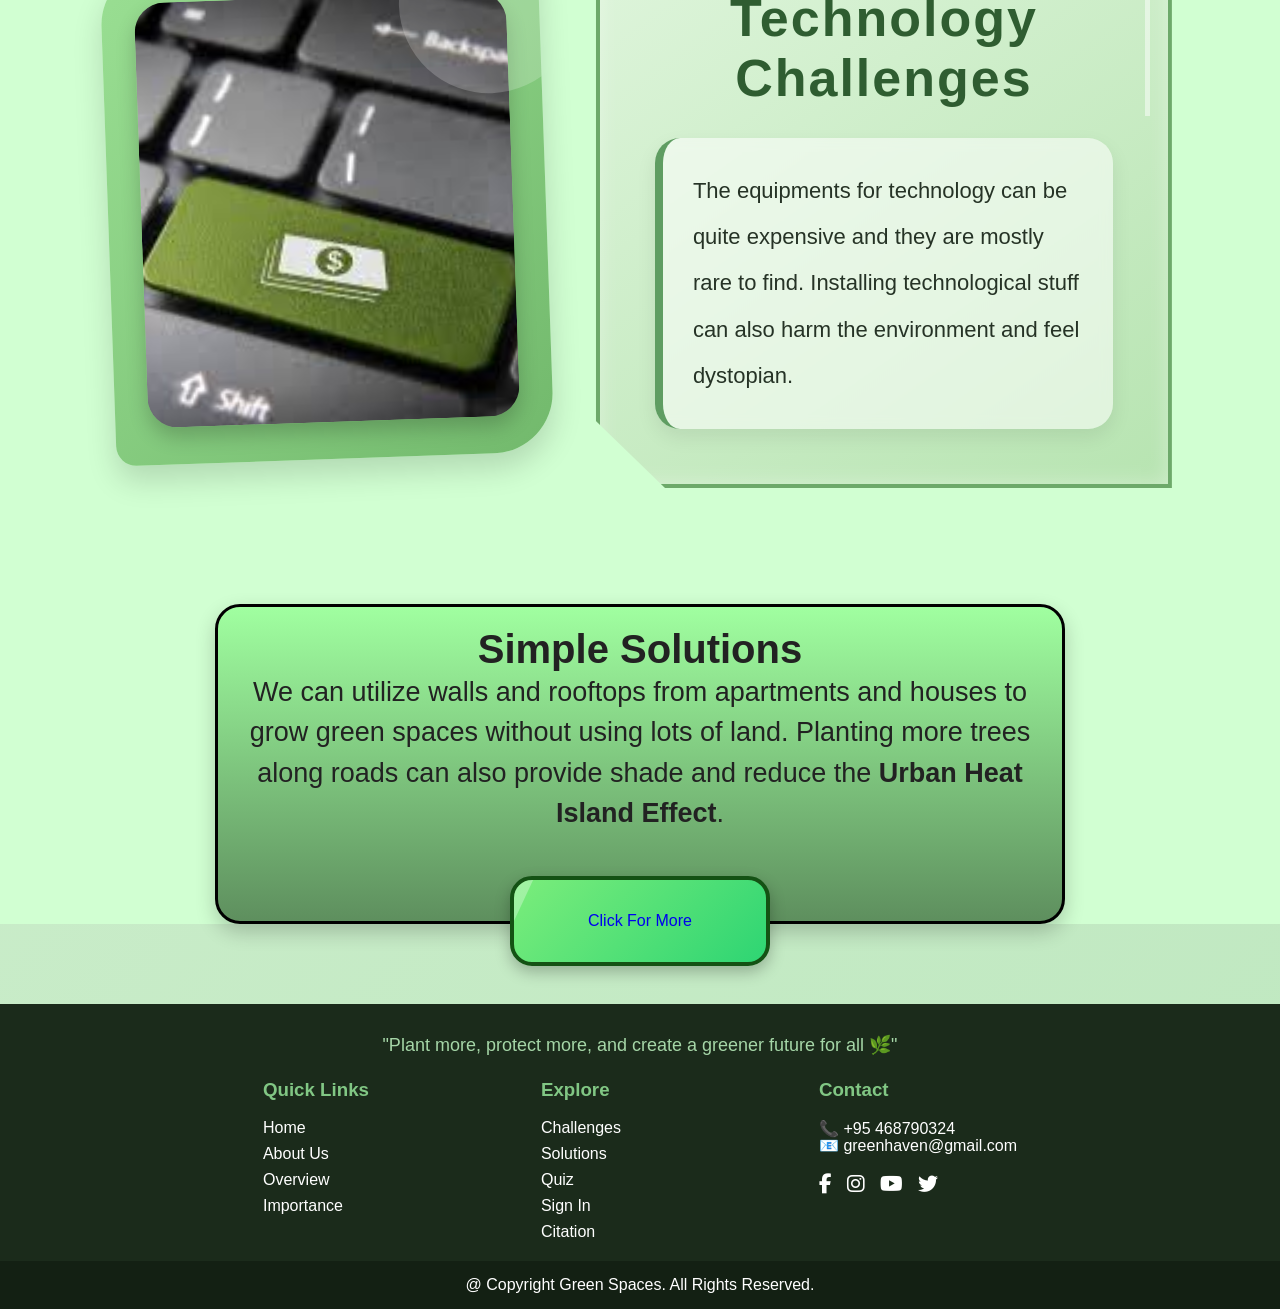
<file: pages/challenges.html>
<!DOCTYPE html>
<html lang="en">
<head>
    <meta charset="UTF-8">
    <meta name="viewport" content="width=device-width, initial-scale=1.0">
    <title>Challenges</title>
    <link rel="stylesheet" href="../index2.css">
    <link rel="icon" href="../media/favicon.ico">
    <link rel="stylesheet"
href="https://cdnjs.cloudflare.com/ajax/libs/font-awesome/6.5.1/css/all.min.css">
</head>
<body>
    <nav class="navbar">
        <a href="../index.html" class="logo">
            <img src="../media/greenhaven1.png" alt="logo">
            <span>Green Spaces</span>
        </a>

        <div class="navlinks">
            <a href="../index.html">Home</a>
            <a href="aboutus.html">About Us</a>

            <div class="dropdown">
                <button class="drop">Information</button>
                <div class="dropdowncontent">
                    <a href="overview.html">Overview</a>
                    <a href="importance.html">Importance</a>
                    <a href="challenges.html">Challenges</a>
                    <a href="solutions.html">Solutions</a>
                </div>
            </div>

            <a href="quiz.html">Quiz</a>
            <a href="signin.html">Sign in</a>
        </div>
    </nav>

    <section class="challenge-intro-section">

    <div class="intro-overlay">

        <p class="intro-small-text">
            Sustainable Cities • Green Future • Smart Development
        </p>

        <h1 class="intro-main-title">
            Challenges Facing <br>
            Urban Green Spaces
        </h1>

        <p class="intro-description">
            As cities continue to expand and technology rapidly develops,
            urban green spaces face increasing environmental and social
            challenges. From pollution to climate change, these issues
            threaten the balance between modern development and nature.
            Understanding these challenges is the first step toward
            building smarter, healthier, and more sustainable cities.
        </p>

    </div>
</section>

<section class="mainchallenges">
<div class="main-title-wrapper">

    <div class="title-line"></div>

    <h1 class="main-challenge-title">
        Main Challenges
    </h1>

    <div class="title-line"></div>

</div>

<div class="challenge-layout">

    <!-- LEFT COLUMN -->
    <div class="challenge-column">

        <!-- URBANIZATION -->
        <div class="challenge-box">

            <img src="../media/urbanization.jpg" class="challenge-image">

            <h2 class="challenge-heading">Urbanization</h2>

            <p class="challenge-hook">
                Cities are growing rapidly, leaving less space for nature.
            </p>

            <a href="#urban-detail" class="explore-btn">
                Explore
            </a>

            <div id="urban-detail" class="challenge-detail">
                Urbanization becomes a problem when cities expand too quickly without proper environmental planning. Large areas of land are cleared for roads, buildings, and infrastructure, leaving little room for parks and natural habitats. This creates overcrowded cities with limited green areas for communities.
            </div>

        </div>

        <!-- POLLUTION -->
        <div class="challenge-box">

            <img src="../media/pollution2.jpg" class="challenge-image">

            <h2 class="challenge-heading">Pollution</h2>

            <p class="challenge-hook">
                Waste and harmful gases damage both people and the environment.
            </p>

            <a href="#pollution-detail" class="explore-btn">
                Explore
            </a>

            <div id="pollution-detail" class="challenge-detail">
                Air, water, and land pollution weaken ecosystems and make urban areas unhealthy for communities and wildlife. Pollution is a major challenge because harmful waste, smoke, and chemicals continue to spread in urban areas. Factories, vehicles and plastic waste make it difficult to maintain clean and healthy green spaces.
            </div>

        </div>

    </div>

    <!-- CENTER -->
    <div class="challenge-column">

        <!-- LACK OF FUNDING -->
        <div class="challenge-box">

            <img src="../media/funding.jpg" class="challenge-image">

            <h2 class="challenge-heading">Lack of Funding</h2>

            <p class="challenge-hook">
                Without investment, green projects struggle to grow.
            </p>

            <a href="#funding-detail" class="explore-btn">
                Explore
            </a>

            <div id="funding-detail" class="challenge-detail">
                    Lack of funding becomes a problem when governments or communities do not have enough financial support for environmental projects. Without proper budgets, it is difficult to build parks, maintain green infrastructure, or introduce sustainable technologies.
            </div>

        </div>

    </div>

    <!-- RIGHT COLUMN -->
    <div class="challenge-column">

        <!-- CLIMATE CHANGE -->
        <div class="challenge-box">

            <img src="../media/climatechange.jpg" class="challenge-image">

            <h2 class="challenge-heading">Climate Change</h2>

            <p class="challenge-hook">
                Rising temperatures threaten natural ecosystems everywhere.
            </p>

            <a href="#climate-detail" class="explore-btn">
                Explore
            </a>

            <div id="climate-detail" class="challenge-detail">
                Extreme heat, floods, and changing weather patterns make it harder for green spaces to survive and remain healthy.Climate change creates challenges because rising temperatures and unpredictable weather conditions place pressure on urban environments. Cities must continuously adapt to environmental changes while trying to protect and improve their green spaces.
            </div>

        </div>

        <!-- PUBLIC AWARENESS -->
        <div class="challenge-box">
            <img src="../media/poster2.png" class="challenge-image">

            <h2 class="challenge-heading">Poor Public Awareness</h2>

            <p class="challenge-hook">
                Many people still underestimate the value of green spaces.
            </p>

            <a href="#awareness-detail" class="explore-btn">
                Explore
            </a>

            <div id="awareness-detail" class="challenge-detail">
                  Poor public awareness is a problem because many people do not fully understand the importance of protecting green spaces. Without enough knowledge or participation, environmental projects and sustainability efforts may receive less community support.
            </div>
        </div>
    </div>
</div>

<div class="container10">
        <div class="left10">
            <h1>Effects of these Challenges</h1>
            <img src="../media/effects.png" alt="card1">
        </div>
 
        <div class="right10">
            <div class="text10">
                <h3>Higher Temperature</h3>
                <p>Higher temperatures are a common effect of urbanization and climate change. Cities become hotter due to concrete buildings, fewer trees, and heat from vehicles. This creates an “urban heat island” effect, making the environment uncomfortable and increasing health risks like heatstroke.</p>
            </div>
 
            <div class="text10">
                <h3>More Flooding</h3>
                <p>More flooding happens because of poor drainage systems and heavy rainfall caused by climate change. Urban areas with too many buildings and less green space cannot absorb water properly, leading to water accumulation and damage to homes and roads.</p>
            </div>
 
            <div class="text10">
                <h3>Poor Air Quality</h3>
                <p>Poor air quality is mainly caused by pollution from vehicles, factories, and waste. Harmful gases and dust in the air can cause serious health problems such as breathing difficulties and lung diseases, especially in crowded cities.</p>
            </div>
 
            <div class="text10">
                <h3>Loss of Wildlife</h3>
                <p>Loss of wildlife occurs when natural habitats are destroyed due to urban development and pollution. Animals lose their homes and food sources, leading to a decrease in biodiversity and imbalance in the ecosystem.</p>
            </div>
        </div>
    </div>
    <div class="example-section">

    <div class="title-card">
        <h2>🌿 Real World Example</h2>
    </div>

    <div class="content-card">

        <div class="circle-decoration"></div>

        <p>
            Real-world examples show how these challenges affect cities around the world.
            In many large cities, rapid urbanization has led to overcrowding and pollution,
            making living conditions difficult.

            Cities like Bangkok and Jakarta often experience severe flooding due to poor
            drainage and heavy rainfall. In industrial areas, air pollution has become
            a serious health issue. Deforestation in the Amazon has also caused major
            wildlife loss, showing how human activities directly impact the environment.
        </p>
    </div>
</section>

</div>
    <div class="mom14">
         <div id="pairrr">
           <div class="pairrr imageee">
               <img src="../media/technology.jpg" alt="ICE">
           </div>
           <div class="pairrr contented">
            <h1>Technology Challenges</h1>
            <p>
             The equipments for technology can be quite expensive and they are mostly rare to find. Installing technological stuff can also harm the environment and feel dystopian.
            </p>
 
           </div>
    </div>

<div class="group">
  <div class="texty">
    <h1>Simple Solutions</h1>
    <p>We can utilize walls and rooftops from apartments and houses to grow green spaces without using lots of land. Planting more trees along roads can also provide shade and reduce the <strong>Urban Heat Island Effect</strong>. </p>
    <div class="click">
       <a href="solutions.html" class="buttony" type="button">
        Click For More
       </a>
    </div>
  </div>
</div>
</div>

<footer class="footer">

  <!-- QUOTE -->
  <div id="quote">
    <p>"Plant more, protect more, and create a greener future for all 🌿"</p>
  </div>

  <!-- FOOTER CONTENT -->
  <div class="footer-container">

    <!-- QUICK LINKS -->
    <div class="footer-section">
      <h3>Quick Links</h3>
      <a href="../index.html">Home</a>
      <a href="aboutus.html">About Us</a>
      <a href="overview.html">Overview</a>
      <a href="importance.html">Importance</a>
    </div>

    <!-- EXPLORE -->
    <div class="footer-section">
      <h3>Explore</h3>
      <a href="challenges.html">Challenges</a>
      <a href="solutions.html">Solutions</a>
      <a href="quiz.html">Quiz</a>
      <a href="signin.html">Sign In</a>
      <a href="../GreenSpaces.docxs">Citation</a>
    </div>

    <!-- CONTACT -->
  <div class="footer-section">
      <h3>Contact</h3>
      <p>📞 +95 468790324</p>
      <p class="footer-email">📧 greenhaven@gmail.com</p>
       <div class="social-icons">

            <a href="https://www.facebook.com/" target="_blank">

                <i class="fab fa-facebook-f"></i>

            </a>

            <a href="https://www.instagram.com/" target="_blank">

                <i class="fab fa-instagram"></i>

            </a>

            <a href="https://www.youtube.com/" target="_blank">

                <i class="fab fa-youtube"></i>

            </a>

            <a href="https://twitter.com/" target="_blank">

                <i class="fab fa-twitter"></i>
            </a>
        </div>

  </div>

  <!-- BOTTOM -->
  <div class="footer-bottom">
    <p>@ Copyright Green Spaces. All Rights Reserved. </p>
  </div>

</footer>
</body>
</html>
</file>
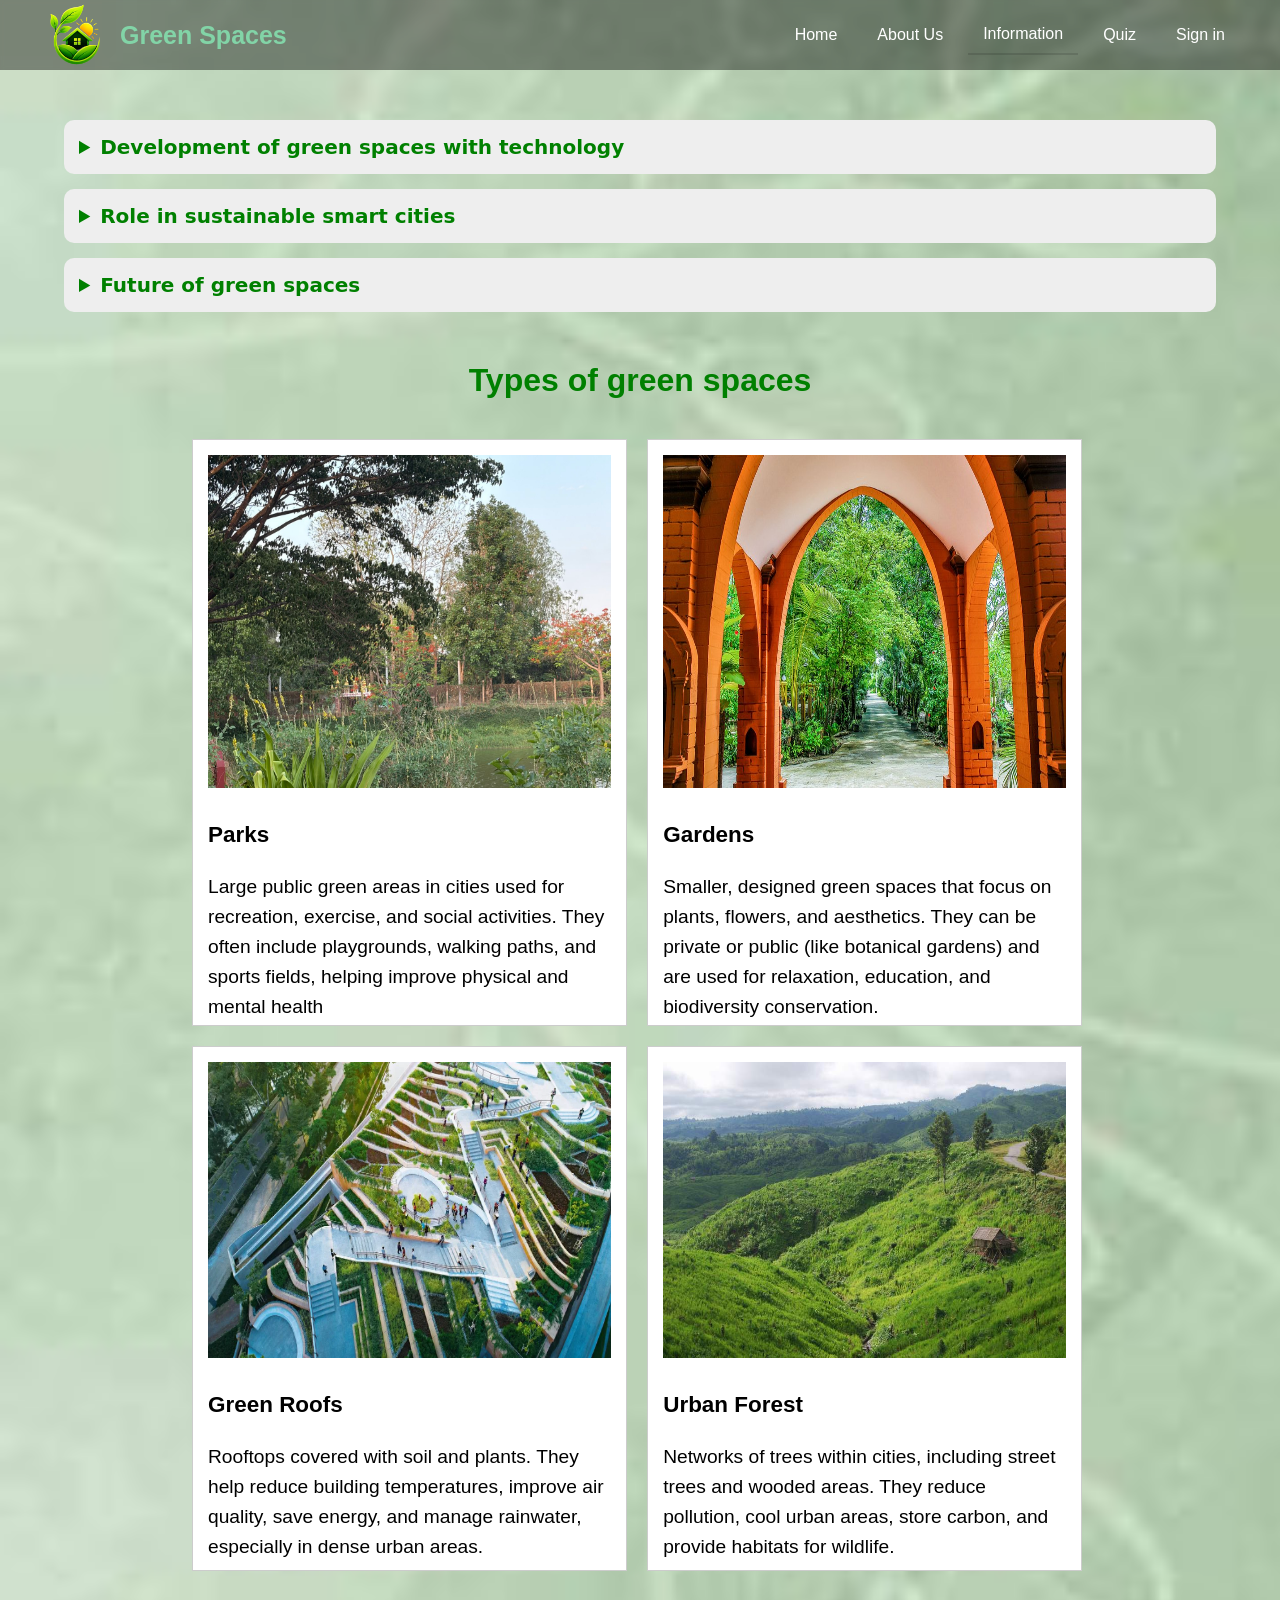
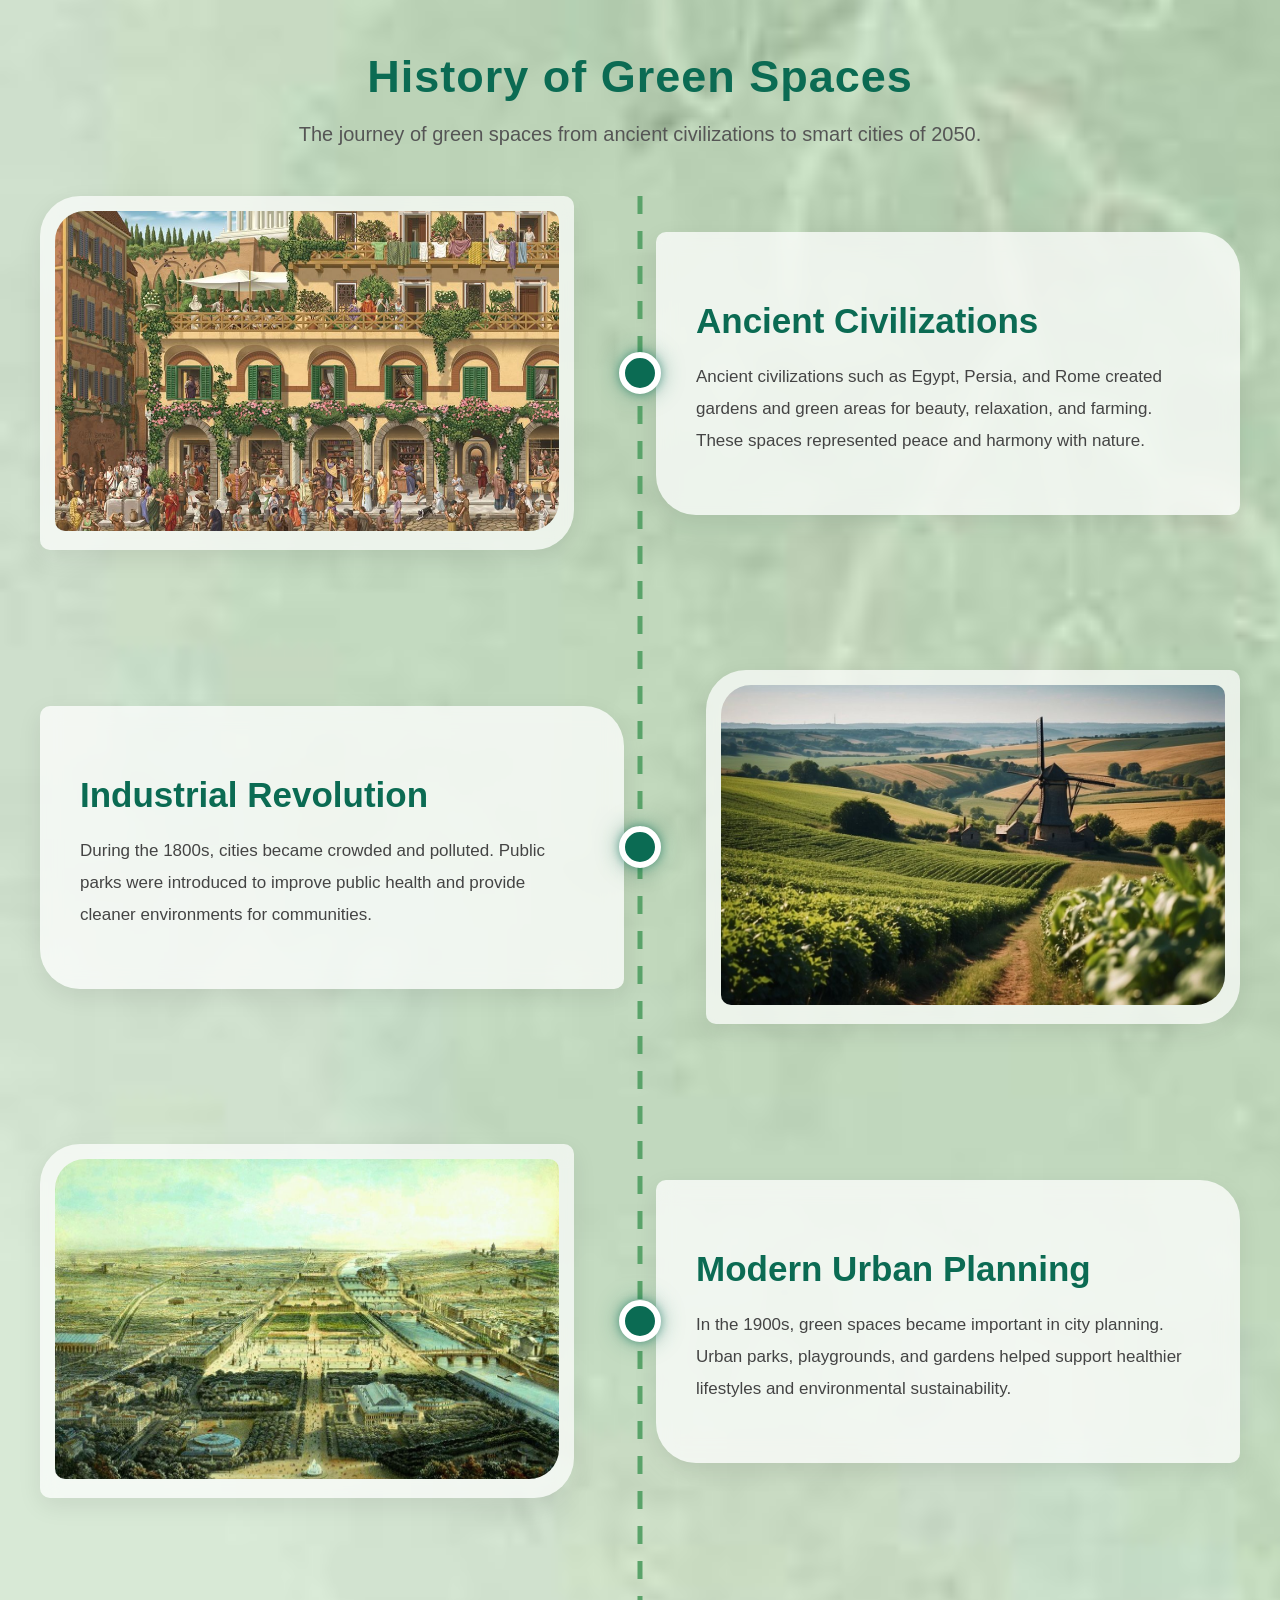
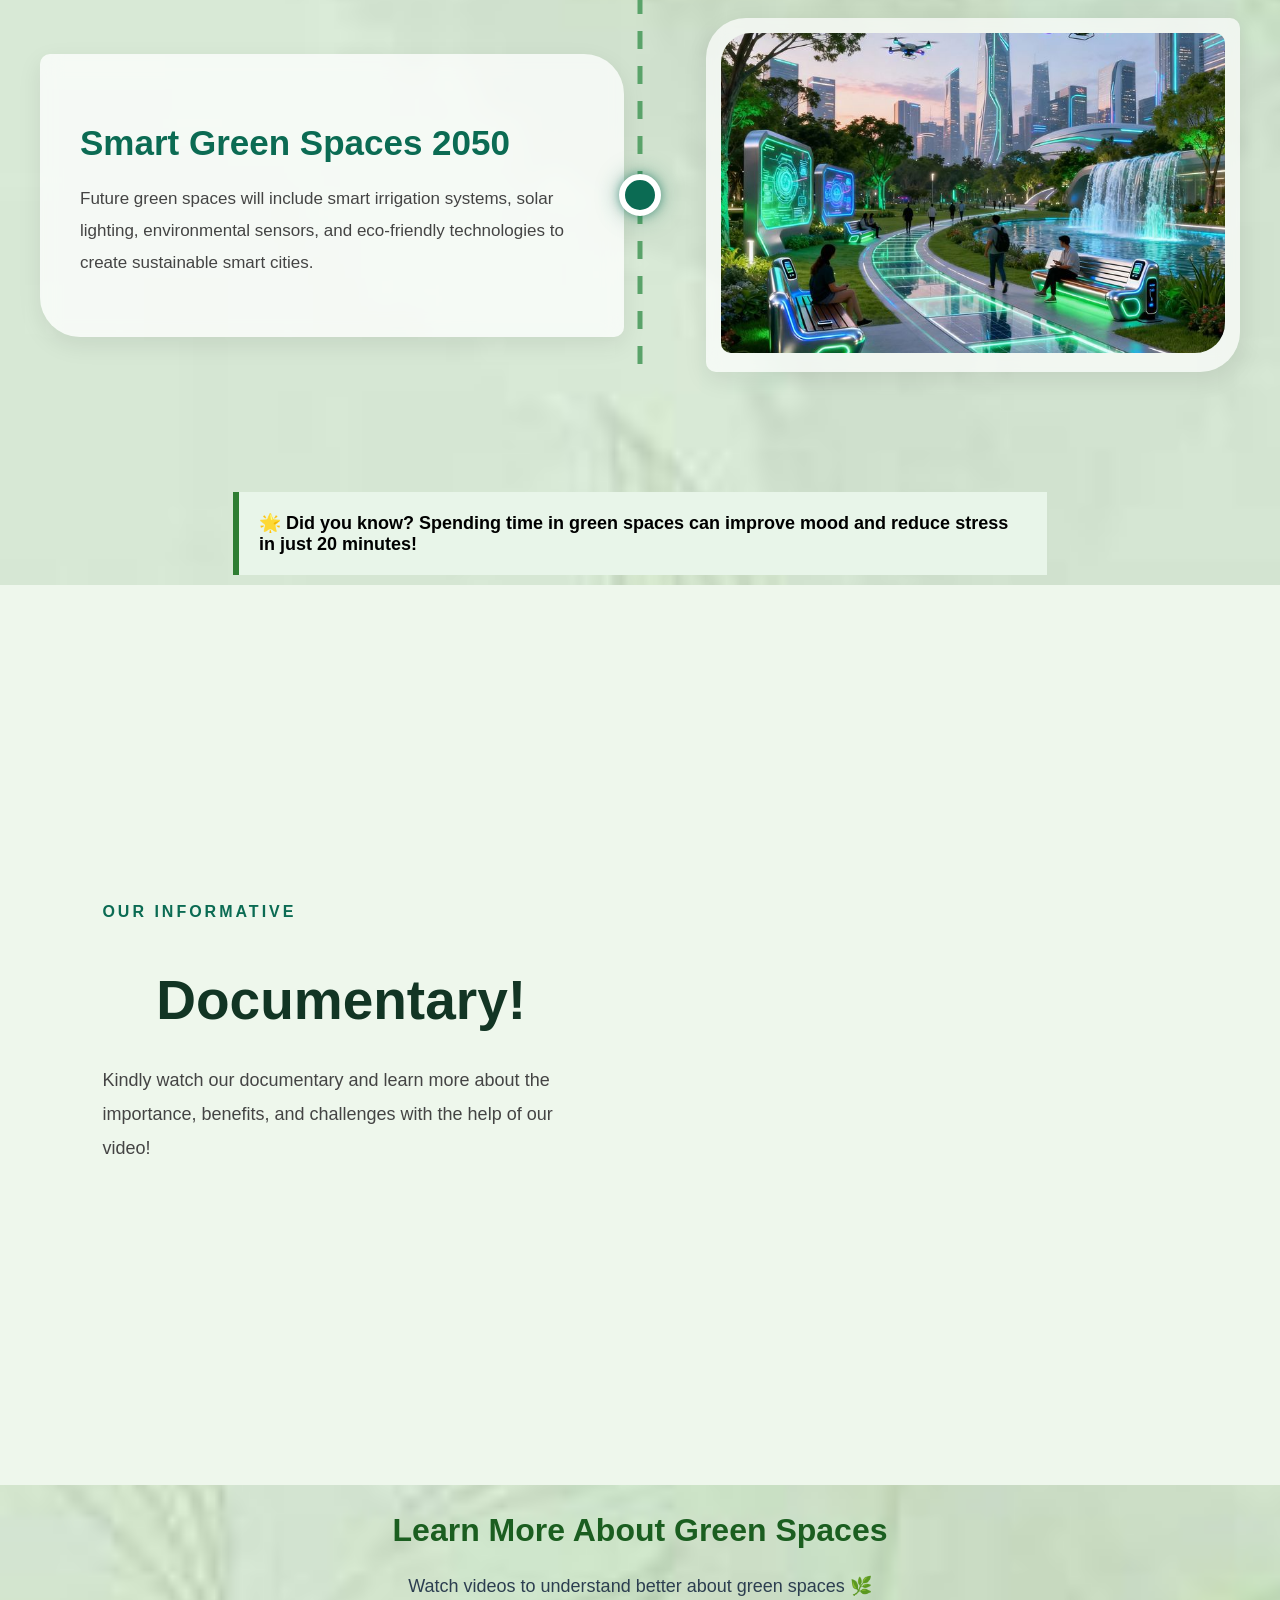
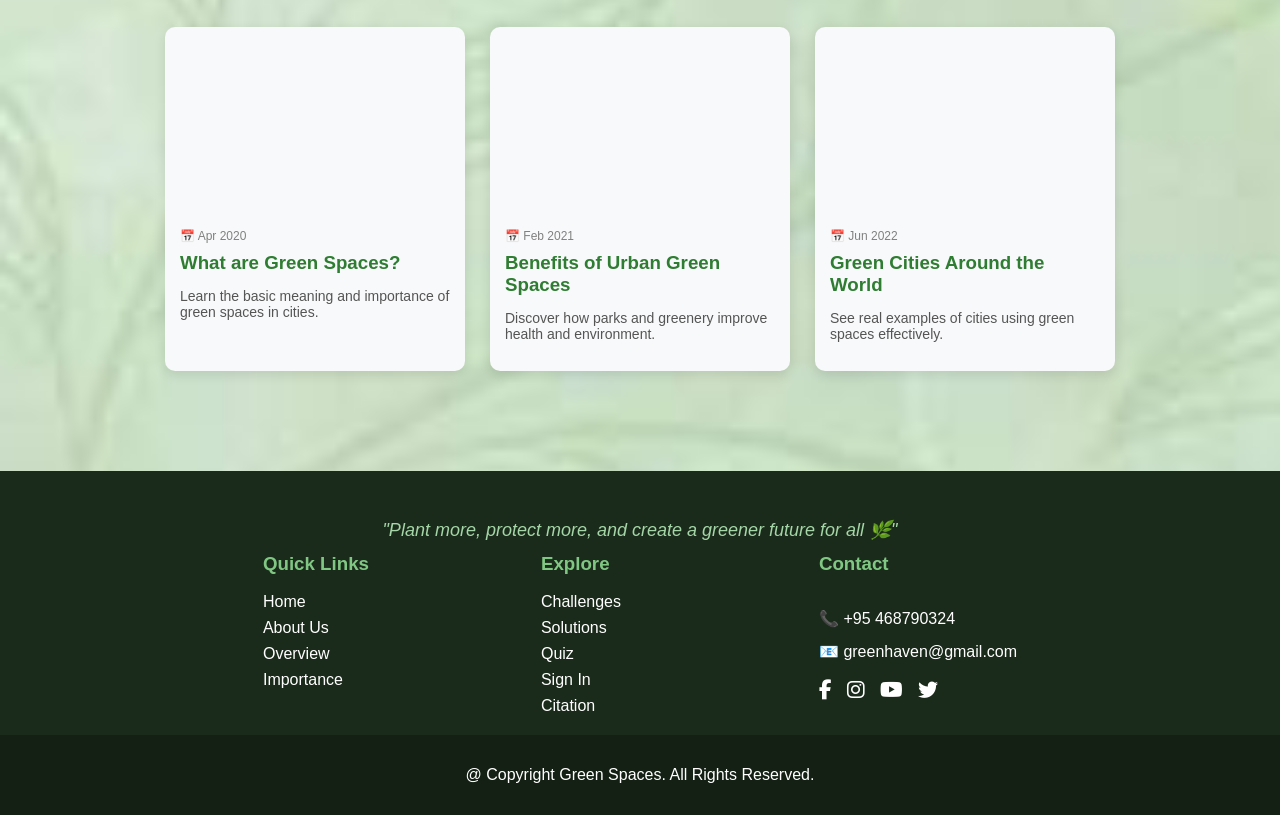
<file: pages/overview.html>
<!DOCTYPE html>
<html lang="en">
<head>
    <meta charset="UTF-8">
    <meta name="viewport" content="width=device-width, initial-scale=1.0">
    <title>Overview</title>
    <link rel="stylesheet" href="../index.css">
    <link rel="icon" href="../media/favicon.ico">
    <link rel="stylesheet"
href="https://cdnjs.cloudflare.com/ajax/libs/font-awesome/6.5.1/css/all.min.css">
</head>
<body class="body2">
  <nav class="navbar">
        <a href="../index.html" class="logo">
            <img src="../media/greenhaven1.png" alt="logo">
            <span>Green Spaces</span>
        </a>

        <div class="navlinks">
            <a href="../index.html">Home</a>
            <a href="aboutus.html">About Us</a>

            <div class="dropdown">
                <button class="drop">Information</button>
                <div class="dropdowncontent">
                    <a href="overview.html">Overview</a>
                    <a href="importance.html">Importance</a>
                    <a href="challenges.html">Challenges</a>
                    <a href="solutions.html">Solutions</a>
                </div>
            </div>

            <a href="quiz.html">Quiz</a>
            <a href="signin.html">Sign in</a>
        </div>
    </nav>

<div class="faq">

  <details>
    <summary>Development of green spaces with technology</summary>
    <p>Technology can also monitor air quality, soil moisture, and weather conditions to maintain healthier green environments. In sustainable smart cities, these innovations help create greener, smarter, and more comfortable public spaces for communities.</p>
  </details>

  <details>
    <summary>Role in sustainable smart cities</summary>
    <p>
      Green spaces are essential in sustainable smart cities because they make urban areas healthier and more efficient.
    They help reduce pollution, cool cities, and manage rainwater naturally. They also improve people’s health by providing places to relax and exercise. In smart cities, technology is often used to maintain these spaces efficiently.
    </p>
  </details>

  <details>
    <summary>Future of green spaces</summary>
    <p> United Nations predicts cities will need more green spaces to handle climate change and growing urban populations.
    The future of green spaces will focus on more greenery in cities, smarter management, and climate protection.</p>
  </details>
</div>

<h2 id="typesgreen">Types of green spaces</h2>
<div class="examples">

  <div class="example">
    <img src="../media/park.jpg">
    <h3>Parks</h3>
    <p>Large public green areas in cities used for recreation, exercise, and social activities. They often include playgrounds, walking paths, and sports fields, helping improve physical and mental health</p>
  </div>

  <div class="example">
    <img src="../media/gardens3.jpg">
    <h3>Gardens</h3>
    <p>Smaller, designed green spaces that focus on plants, flowers, and aesthetics. They can be private or public (like botanical gardens) and are used for relaxation, education, and biodiversity conservation.</p>
  </div>

  <div class="example">
    <img src="../media/rooftop.webp">
    <h3>Green Roofs</h3>
    <p>Rooftops covered with soil and plants. They help reduce building temperatures, improve air quality, save energy, and manage rainwater, especially in dense urban areas.</p>
  </div>

  <div class="example">
    <img src="../media/urbanforest.jpg">
    <h3>Urban Forest</h3>
    <p>Networks of trees within cities, including street trees and wooded areas. They reduce pollution, cool urban areas, store carbon, and provide habitats for wildlife.</p>
  </div>
</div>

<div class="gs-history-heading">
    <h1>History of Green Spaces</h1>
    <p>The journey of green spaces from ancient civilizations to smart cities of 2050.</p>
</div>

<section class="gs-history-timeline">
    <div class="gs-history-row">

        <div class="gs-history-image">
            <img src="../media/ancientrome.jpg">
        </div>

        <div class="gs-history-dot"></div>

        <div class="gs-history-text">
            <h2>Ancient Civilizations</h2>

            <p>
                Ancient civilizations such as Egypt, Persia, and Rome created gardens and green areas for beauty, relaxation, and farming. These spaces represented peace and harmony with nature.
            </p>
        </div>

    </div>

    <div class="gs-history-row gs-history-reverse">

        <div class="gs-history-image">
            <img src="../media/1880.jpg">
        </div>

        <div class="gs-history-dot"></div>

        <div class="gs-history-text">
            <h2>Industrial Revolution</h2>

            <p>
                During the 1800s, cities became crowded and polluted. Public parks were introduced to improve public health and provide cleaner environments for communities.
            </p>
        </div>
    </div>

    <div class="gs-history-row">
        <div class="gs-history-image">
            <img src="../media/1900.jpg">
        </div>
        <div class="gs-history-dot"></div>
        <div class="gs-history-text">
            <h2>Modern Urban Planning</h2>
            <p>
              In the 1900s, green spaces became important in city planning. Urban parks, playgrounds, and gardens helped support healthier lifestyles and environmental sustainability.
            </p>
        </div>

    </div>

    <div class="gs-history-row gs-history-reverse">

        <div class="gs-history-image">
            <img src="../media/2050.jpg">
        </div>

        <div class="gs-history-dot"></div>

        <div class="gs-history-text">
            <h2>Smart Green Spaces 2050</h2>

            <p>
                Future green spaces will include smart irrigation systems, solar lighting, environmental sensors, and eco-friendly technologies to create sustainable smart cities.
            </p>
        </div>

    </div>
</section>

<div class="funfact">
  🌟 Did you know? Spending time in green spaces can improve mood and reduce stress in just 20 minutes!
</div>

<section class="gs-voices-section">
    <div class="gs-voices-text">
        <p class="gs-voices-small-title">
            OUR INFORMATIVE
        </p>
        <h1>
            Documentary!
        </h1>
        <p class="gs-voices-description">
            Kindly watch our documentary and learn more about the importance, benefits, and challenges with the help of our video!
        </p>
    </div>

    <div class="gs-voices-video">
        <iframe width="560" height="315" src="https://www.youtube.com/embed/_cU1XrQdidg?si=NynA9cC64AR17tX_" title="YouTube video player" frameborder="0" allow="accelerometer; autoplay; clipboard-write; encrypted-media; gyroscope; picture-in-picture; web-share" referrerpolicy="strict-origin-when-cross-origin" allowfullscreen></iframe>
    </div>
</section>

<section class="video-section">

  <h2> Learn More About Green Spaces</h2>
  <p class="video-sub">Watch videos to understand better about green spaces 🌿</p>

  <div class="video-container">

    <div class="video-card">
      <iframe src="https://www.youtube.com/embed/B5NiTN0chj0" allowfullscreen></iframe>
      <div class="video-info">
        <span class="date">📅 Apr 2020</span>
        <h3>What are Green Spaces?</h3>
        <p>Learn the basic meaning and importance of green spaces in cities.</p>
      </div>
    </div>

    <div class="video-card">
      <iframe width="560" height="315" src="https://www.youtube.com/embed/6HhIaSdX1Nw?si=fHsekC9Fx5eDdXYN" title="YouTube video player" frameborder="0" allow="accelerometer; autoplay; clipboard-write; encrypted-media; gyroscope; picture-in-picture; web-share" referrerpolicy="strict-origin-when-cross-origin" allowfullscreen></iframe>
      <div class="video-info">
        <span class="date">📅 Feb 2021</span>
        <h3>Benefits of Urban Green Spaces</h3>
        <p>Discover how parks and greenery improve health and environment.</p>
      </div>
    </div>

    <div class="video-card">
      <iframe width="560" height="315" src="https://www.youtube.com/embed/0rDIwRG_RM8?si=gIH7NSqIBNCeyfWs" title="YouTube video player" frameborder="0" allow="accelerometer; autoplay; clipboard-write; encrypted-media; gyroscope; picture-in-picture; web-share" referrerpolicy="strict-origin-when-cross-origin" allowfullscreen></iframe>
      <div class="video-info">
        <span class="date">📅 Jun 2022</span>
        <h3>Green Cities Around the World</h3>
        <p>See real examples of cities using green spaces effectively.</p>
      </div>
    </div>
  </div>

<footer class="footer">

  <!-- QUOTE -->
  <div class="footer-quote">
    <p>"Plant more, protect more, and create a greener future for all 🌿"</p>
  </div>

  <!-- FOOTER CONTENT -->
  <div class="footer-container">

    <!-- QUICK LINKS -->
    <div class="footer-section">
      <h3>Quick Links</h3>
      <a href="../index.html">Home</a>
      <a href="aboutus.html">About Us</a>
      <a href="overview.html">Overview</a>
      <a href="importance.html">Importance</a>
    </div>

    <!-- EXPLORE -->
    <div class="footer-section">
      <h3>Explore</h3>
      <a href="challenges.html">Challenges</a>
      <a href="solutions.html">Solutions</a>
      <a href="quiz.html">Quiz</a>
      <a href="signin.html">Sign In</a>
      <a href="../GreenSpaces.docx">Citation</a>
    </div>

    <!-- CONTACT -->
  <div class="footer-section">
      <h3>Contact</h3>
      <p>📞 +95 468790324</p>
      <p class="footer-email">📧 greenhaven@gmail.com</p>
       <div class="social-icons">

            <a href="https://www.facebook.com/" target="_blank">

                <i class="fab fa-facebook-f"></i>

            </a>

            <a href="https://www.instagram.com/" target="_blank">

                <i class="fab fa-instagram"></i>

            </a>

            <a href="https://www.youtube.com/" target="_blank">

                <i class="fab fa-youtube"></i>

            </a>

            <a href="https://twitter.com/" target="_blank">

                <i class="fab fa-twitter"></i>
            </a>
        </div>

  </div>

  <!-- BOTTOM -->
  <div class="footer-bottom">
    <p>@ Copyright Green Spaces. All Rights Reserved. </p>
  </div>

</footer>
</body>
</html>
</file>
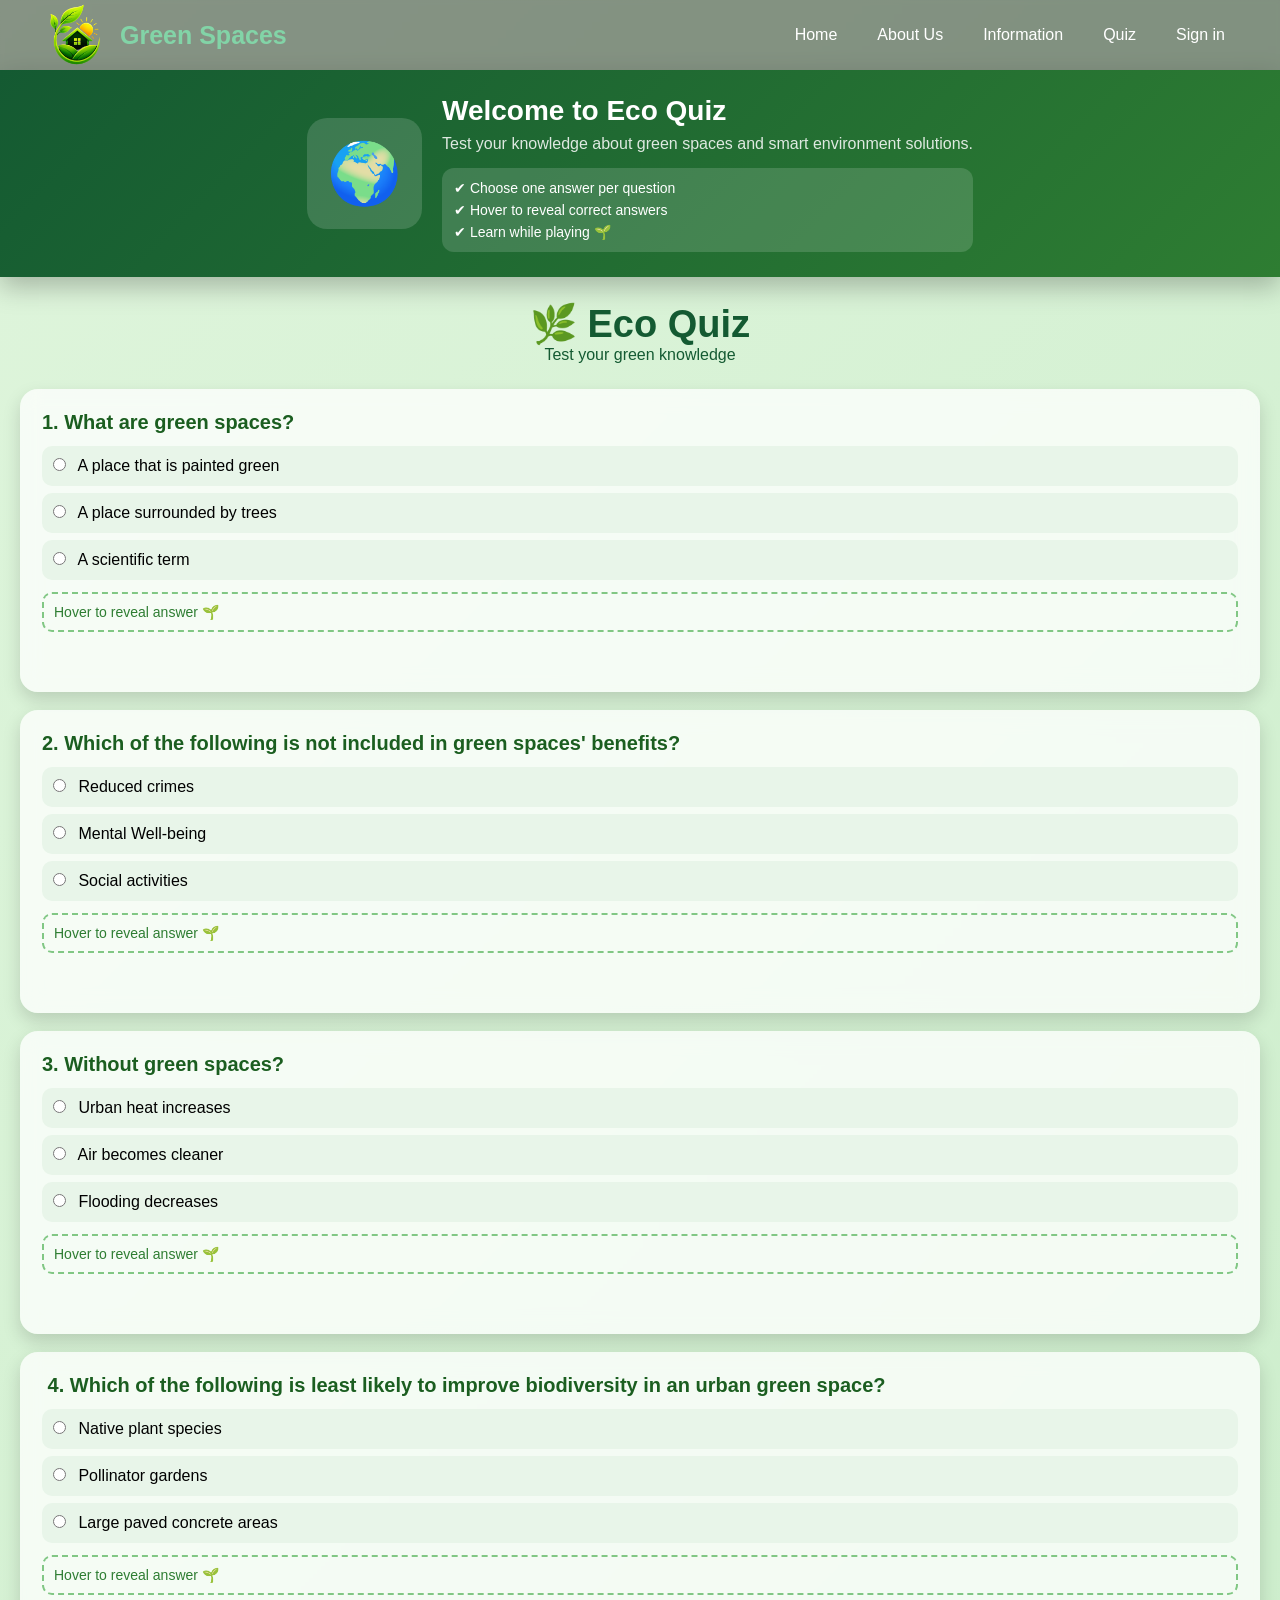
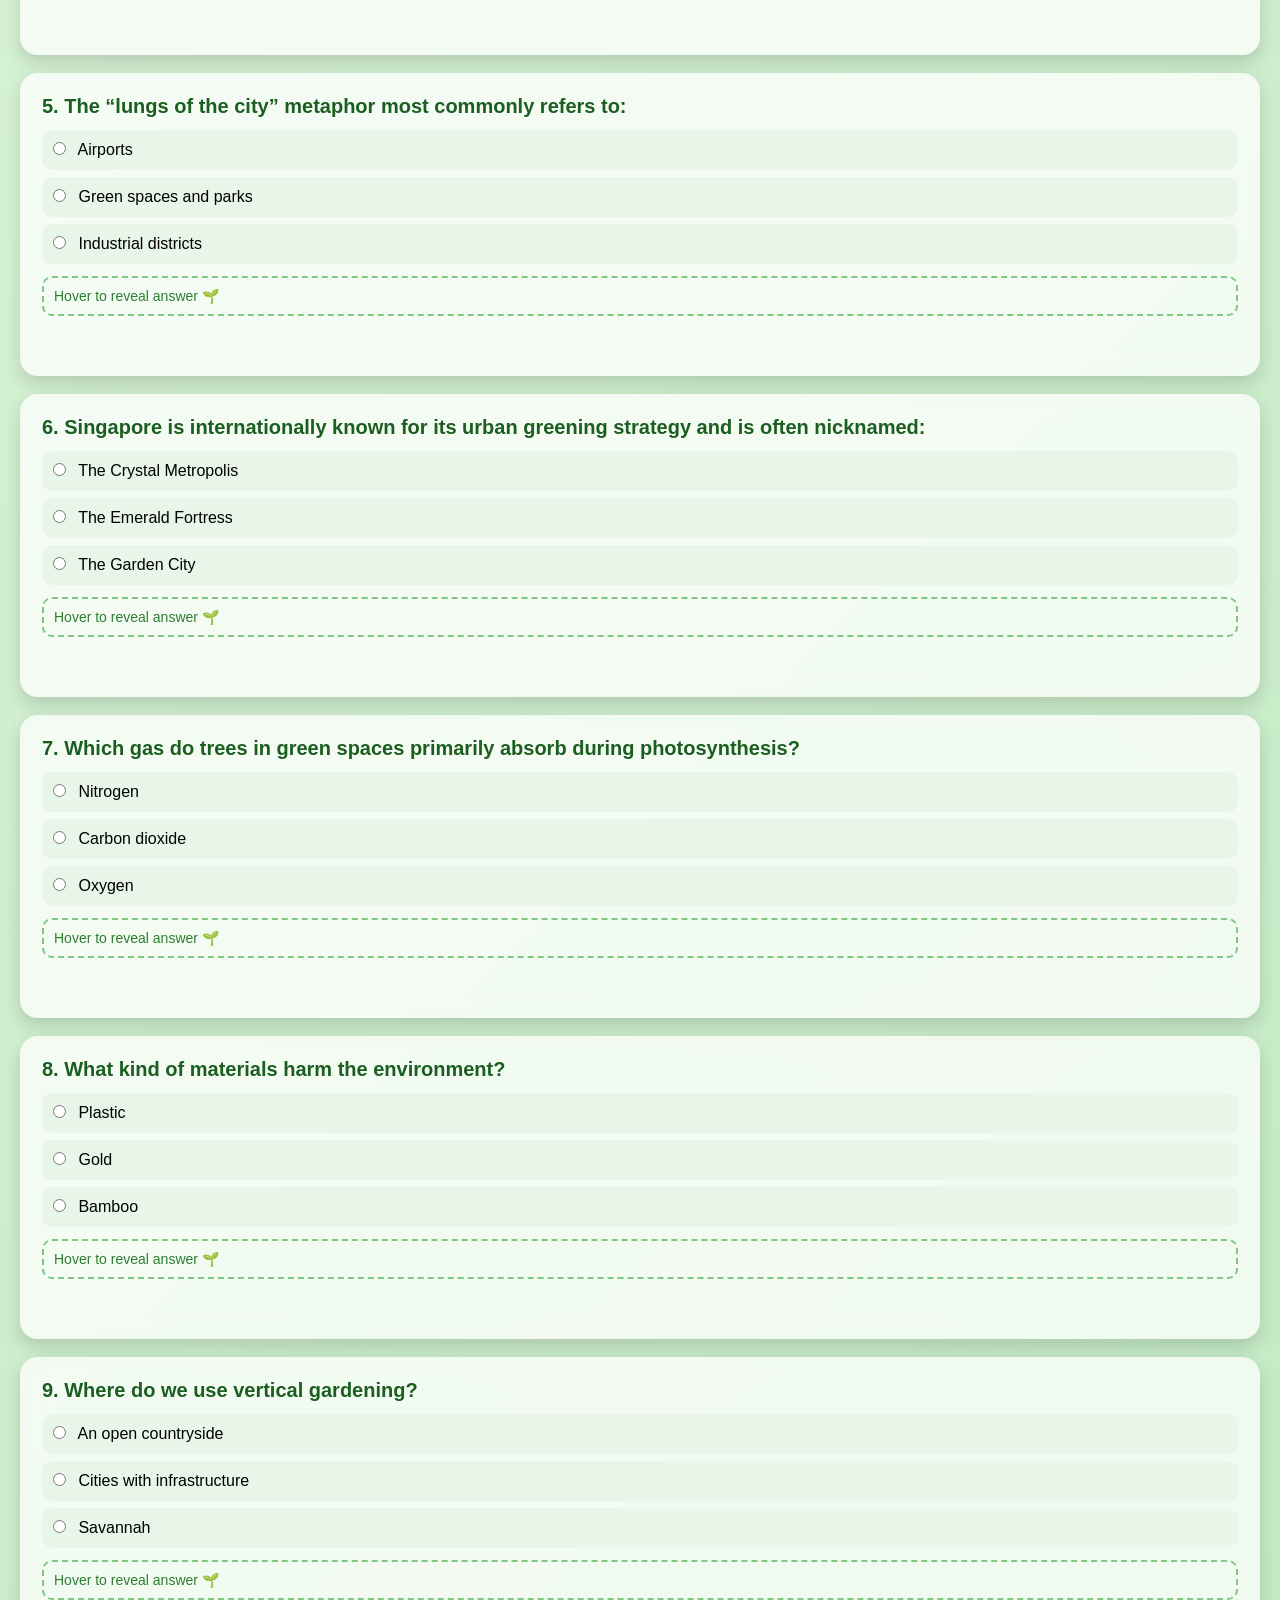
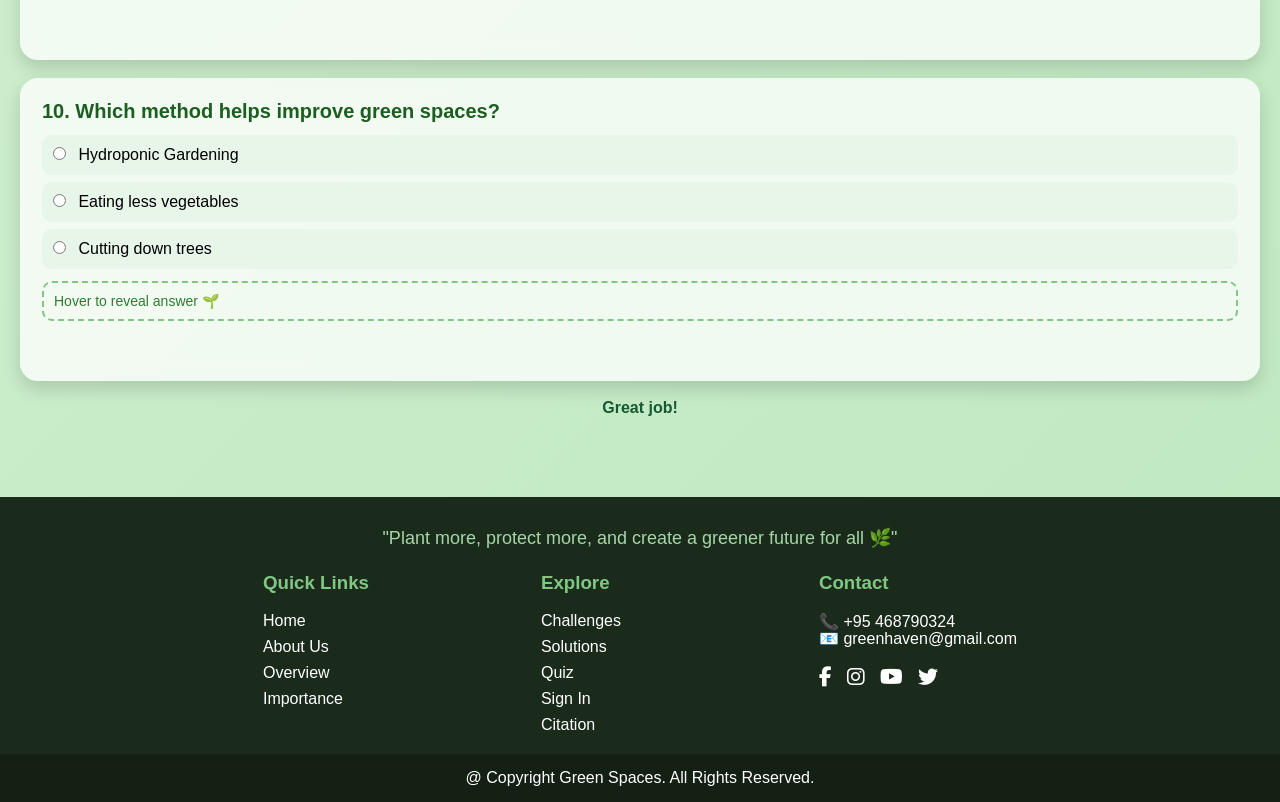
<file: pages/quiz.html>
<!DOCTYPE html>
<html lang="en">
<head>
    <meta charset="UTF-8">
    <meta name="viewport" content="width=device-width, initial-scale=1.0">
    <title>Quiz</title>
    <link rel="stylesheet" href="../index2.css">
    <link rel="icon" href="../media/favicon.ico">
    <link rel="stylesheet"
href="https://cdnjs.cloudflare.com/ajax/libs/font-awesome/6.5.1/css/all.min.css">
</head>
<body>
<nav class="navbar">
        <a href="../index.html" class="logo">
            <img src="../media/greenhaven1.png" alt="logo">
            <span>Green Spaces</span>
        </a>

        <div class="navlinks">
            <a href="../index.html">Home</a>
            <a href="aboutus.html">About Us</a>

            <div class="dropdown">
                <button class="drop">Information</button>
                <div class="dropdowncontent">
                    <a href="overview.html">Overview</a>
                    <a href="importance.html">Importance</a>
                    <a href="challenges.html">Challenges</a>
                    <a href="solutions.html">Solutions</a>
                </div>
            </div>

            <a href="quiz.html">Quiz</a>
            <a href="signin.html">Sign in</a>
        </div>
</nav>

<div class="introBanner">

    <div class="introLeft">
        🌍
    </div>

    <div class="introRight">

        <h2>Welcome to Eco Quiz</h2>

        <p class="sub">
            Test your knowledge about green spaces and smart environment solutions.
        </p>

        <div class="rules">
            <div>✔ Choose one answer per question</div>
            <div>✔ Hover to reveal correct answers</div>
            <div>✔ Learn while playing 🌱</div>
        </div>

    </div>

</div>
<div class="qwrap">

    <div class="qhead">
        <h1>🌿 Eco Quiz</h1>
        <p>Test your green knowledge</p>
    </div>

    <div class="qcard">
        <div class="qtxt">1. What are green spaces?</div>

        <label class="opt"><input type="radio" name="q1"> A place that is painted green</label>
        <label class="opt"><input type="radio" name="q1"> A place surrounded by trees</label>
        <label class="opt"><input type="radio" name="q1"> A scientific term</label>

        <div class="hint">Hover to reveal answer 🌱</div>
        <div class="ans">✔️ Correct: A place surrounded by trees</div>
    </div>

    <div class="qcard">
        <div class="qtxt">2. Which of the following is not included in green spaces' benefits?</div>

        <label class="opt"><input type="radio" name="q2"> Reduced crimes</label>
        <label class="opt"><input type="radio" name="q2"> Mental Well-being</label>
        <label class="opt"><input type="radio" name="q2"> Social activities</label>

        <div class="hint">Hover to reveal answer 🌱</div>
        <div class="ans">✔️ Correct: reduced crimes</div>
    </div>

    <div class="qcard">
        <div class="qtxt">3. Without green spaces?</div>

        <label class="opt"><input type="radio" name="q3"> Urban heat increases</label>
        <label class="opt"><input type="radio" name="q3"> Air becomes cleaner</label>
        <label class="opt"><input type="radio" name="q3"> Flooding decreases</label>

        <div class="hint">Hover to reveal answer 🌱</div>
        <div class="ans">✔️ Correct: Urban heat increases</div>
    </div>
    
    <div class="qcard">
        <div class="qtxt"> 4. Which of the following is least likely to improve biodiversity in an urban green space?</div>

        <label class="opt"><input type="radio" name="q3"> Native plant species</label>
        <label class="opt"><input type="radio" name="q3"> Pollinator gardens</label>
        <label class="opt"><input type="radio" name="q3"> Large paved concrete areas</label>

        <div class="hint">Hover to reveal answer 🌱</div>
        <div class="ans">✔️ Correct: Large paved concrete areas</div>
    </div>

    <div class="qcard">
        <div class="qtxt">5. The “lungs of the city” metaphor most commonly refers to:</div>

        <label class="opt"><input type="radio" name="q3"> Airports</label>
        <label class="opt"><input type="radio" name="q3"> Green spaces and parks</label>
        <label class="opt"><input type="radio" name="q3"> Industrial districts</label>

        <div class="hint">Hover to reveal answer 🌱</div>
        <div class="ans">✔️ Correct: Green spaces and parks</div>
    </div>

    <div class="qcard">
        <div class="qtxt">6. Singapore is internationally known for its urban greening strategy and is often nicknamed:</div>

        <label class="opt"><input type="radio" name="q3">  The Crystal Metropolis</label>
        <label class="opt"><input type="radio" name="q3"> The Emerald Fortress</label>
        <label class="opt"><input type="radio" name="q3"> The Garden City</label>

        <div class="hint">Hover to reveal answer 🌱</div>
        <div class="ans">✔️ Correct: The Garden City</div>
    </div>

    <div class="qcard">
        <div class="qtxt">7. Which gas do trees in green spaces primarily absorb during photosynthesis?</div>

        <label class="opt"><input type="radio" name="q3"> Nitrogen</label>
        <label class="opt"><input type="radio" name="q3"> Carbon dioxide</label>
        <label class="opt"><input type="radio" name="q3"> Oxygen</label>

        <div class="hint">Hover to reveal answer 🌱</div>
        <div class="ans">✔️ Correct: Carbon dioxide</div>
    </div>

    <div class="qcard">
        <div class="qtxt">8. What kind of materials harm the environment?</div>

        <label class="opt"><input type="radio" name="q3"> Plastic</label>
        <label class="opt"><input type="radio" name="q3"> Gold</label>
        <label class="opt"><input type="radio" name="q3"> Bamboo</label>

        <div class="hint">Hover to reveal answer 🌱</div>
        <div class="ans">✔️ Correct: plastic</div>
    </div>

    <div class="qcard">
        <div class="qtxt">9. Where do we use vertical gardening?</div>

        <label class="opt"><input type="radio" name="q3"> An open countryside</label>
        <label class="opt"><input type="radio" name="q3"> Cities with infrastructure </label>
        <label class="opt"><input type="radio" name="q3"> Savannah </label>

        <div class="hint">Hover to reveal answer 🌱</div>
        <div class="ans">✔️ Correct: Cities with infrastructure</div>
    </div>

    <div class="qcard">
        <div class="qtxt">10. Which method helps improve green spaces?</div>

        <label class="opt"><input type="radio" name="q3"> Hydroponic Gardening</label>
        <label class="opt"><input type="radio" name="q3"> Eating less vegetables</label>
        <label class="opt"><input type="radio" name="q3"> Cutting down trees</label>

        <div class="hint">Hover to reveal answer 🌱</div>
        <div class="ans">✔️ Correct: Hydroponic Gardening</div>
    </div>

    <div class="qfoot">
         Great job!
    </div>
</div>
<footer class="footer">

  <!-- QUOTE -->
  <div id="quote">
    <p>"Plant more, protect more, and create a greener future for all 🌿"</p>
  </div>

  <!-- FOOTER CONTENT -->
  <div class="footer-container">

    <!-- QUICK LINKS -->
    <div class="footer-section">
      <h3>Quick Links</h3>
      <a href="../index.html">Home</a>
      <a href="aboutus.html">About Us</a>
      <a href="overview.html">Overview</a>
      <a href="importance.html">Importance</a>
    </div>

    <!-- EXPLORE -->
    <div class="footer-section">
      <h3>Explore</h3>
      <a href="challenges.html">Challenges</a>
      <a href="solutions.html">Solutions</a>
      <a href="quiz.html">Quiz</a>
      <a href="signin.html">Sign In</a>
      <a href="../GreenSpaces.docx">Citation</a>
    </div>

    <!-- CONTACT -->
  <div class="footer-section">
      <h3>Contact</h3>
      <p>📞 +95 468790324</p>
      <p class="footer-email">📧 greenhaven@gmail.com</p>
       <div class="social-icons">

            <a href="https://www.facebook.com/" target="_blank">

                <i class="fab fa-facebook-f"></i>

            </a>

            <a href="https://www.instagram.com/" target="_blank">

                <i class="fab fa-instagram"></i>

            </a>

            <a href="https://www.youtube.com/" target="_blank">

                <i class="fab fa-youtube"></i>

            </a>

            <a href="https://twitter.com/" target="_blank">

                <i class="fab fa-twitter"></i>
            </a>
        </div>

  </div>

  <!-- BOTTOM -->
  <div class="footer-bottom">
    <p>@ Copyright Green Spaces. All Rights Reserved. </p>
  </div>

</footer>
</body>
</html>
</file>
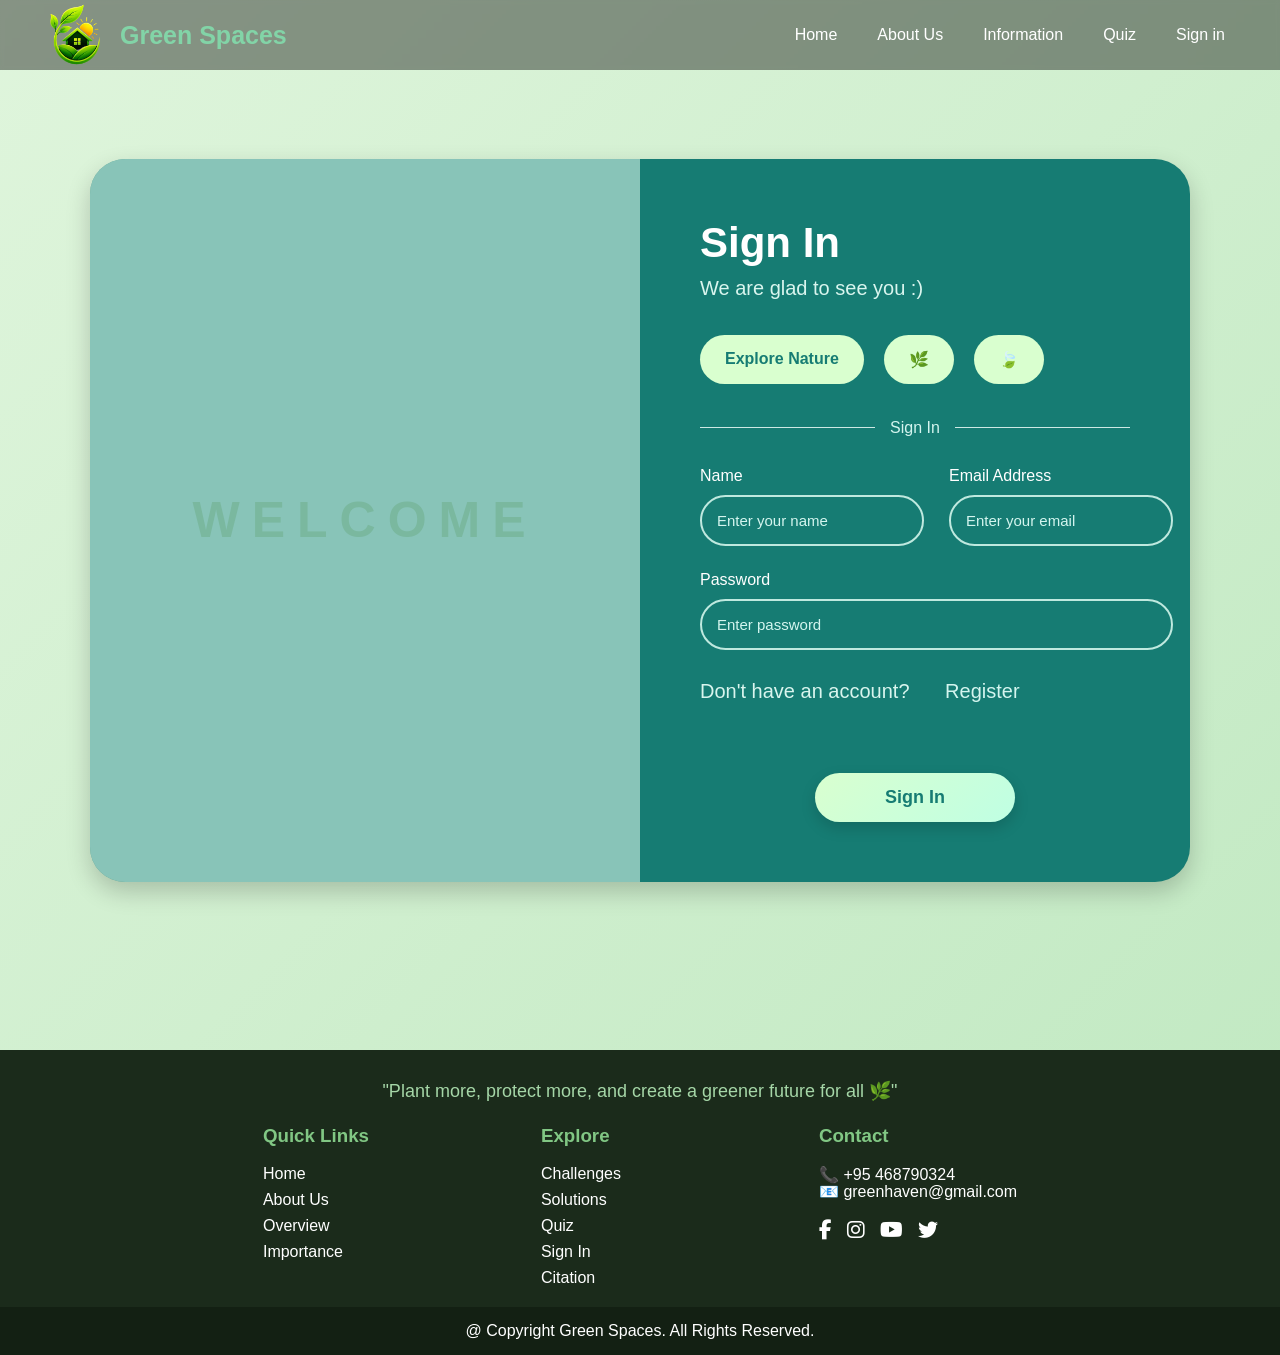
<file: pages/signin.html>
<!DOCTYPE html>
<html lang="en">
<head>
    <meta charset="UTF-8">
    <meta name="viewport" content="width=device-width, initial-scale=1.0">
    <title>Sign In</title>
    <link rel="stylesheet" href="../index2.css">
    <link rel="icon" href="../media/favicon.ico">
    <link rel="stylesheet"
    href="https://cdnjs.cloudflare.com/ajax/libs/font-awesome/6.5.1/css/all.min.css">
</head>

<body>
<nav class="navbar">
        <a href="../index.html" class="logo">
            <img src="../media/greenhaven1.png" alt="logo">
            <span>Green Spaces</span>
        </a>

        <div class="navlinks">
            <a href="../index.html">Home</a>
            <a href="aboutus.html">About Us</a>

            <div class="dropdown">
                <button class="drop">Information</button>
                <div class="dropdowncontent">
                    <a href="overview.html">Overview</a>
                    <a href="importance.html">Importance</a>
                    <a href="challenges.html">Challenges</a>
                    <a href="solutions.html">Solutions</a>
                </div>
            </div>

            <a href="quiz.html">Quiz</a>
            <a href="signin.html">Sign in</a>
        </div>
</nav>
<div class="gs-auth-wrap">

    <div class="gs-auth-box">
        <div class="gs-auth-left">

            <div class="gs-auth-overlay">
                <div class="gs-auth-welcome">
                    WELCOME
                </div>
            </div>

        </div>
        <form class="gs-auth-right" action="signin3.html" method="get">

            <h1>Sign In</h1>
            <p>We are glad to see you :)</p>

            <div class="gs-auth-social">
                <button type="button">Explore Nature</button>
                <button type="button">🌿</button>
                <button type="button">🍃</button>
            </div>

            <div class="gs-auth-line">
                <hr>
                <span>Sign In</span>
                <hr>
            </div>

            <div class="gs-auth-form">

                <div class="gs-auth-input">
                    <label>Name</label>
                    <input type="text" placeholder="Enter your name" required>
                </div>

                <div class="gs-auth-input">
                    <label>Email Address</label>
                    <input type="email" placeholder="Enter your email" required>
                </div>

                <div class="gs-auth-input gs-auth-wide">
                    <label>Password</label>
                    <input type="password" placeholder="Enter password" required>
                </div>

            </div>

            <div class="gs-auth-switch">
                <p>Don't have an account?
                    <a href="signup.html" class="signup1">Register</a>
                </p>
            </div>

            <div class="gs-auth-main-btn">
                <button type="submit">Sign In</button>
            </div>

        </form>

    </div>
</div>

<footer class="footer">

  <!-- QUOTE -->
  <div id="quote">
    <p>"Plant more, protect more, and create a greener future for all 🌿"</p>
  </div>

  <!-- FOOTER CONTENT -->
  <div class="footer-container">

    <!-- QUICK LINKS -->
    <div class="footer-section">
      <h3>Quick Links</h3>
      <a href="../index.html">Home</a>
      <a href="aboutus.html">About Us</a>
      <a href="overview.html">Overview</a>
      <a href="importance.html">Importance</a>
    </div>

    <!-- EXPLORE -->
    <div class="footer-section">
      <h3>Explore</h3>
      <a href="challenges.html">Challenges</a>
      <a href="solutions.html">Solutions</a>
      <a href="quiz.html">Quiz</a>
      <a href="signin.html">Sign In</a>
      <a href="../GreenSpaces.docx">Citation</a>
    </div>

    <!-- CONTACT -->
  <div class="footer-section">
      <h3>Contact</h3>
      <p>📞 +95 468790324</p>
      <p class="footer-email">📧 greenhaven@gmail.com</p>
       <div class="social-icons">

            <a href="https://www.facebook.com/" target="_blank">

                <i class="fab fa-facebook-f"></i>

            </a>

            <a href="https://www.instagram.com/" target="_blank">

                <i class="fab fa-instagram"></i>

            </a>

            <a href="https://www.youtube.com/" target="_blank">

                <i class="fab fa-youtube"></i>

            </a>

            <a href="https://twitter.com/" target="_blank">

                <i class="fab fa-twitter"></i>
            </a>
        </div>

  </div>

  <!-- BOTTOM -->
  <div class="footer-bottom">
    <p>@ Copyright Green Spaces. All Rights Reserved. </p>
  </div>

</footer>

</body>
</html>
</file>
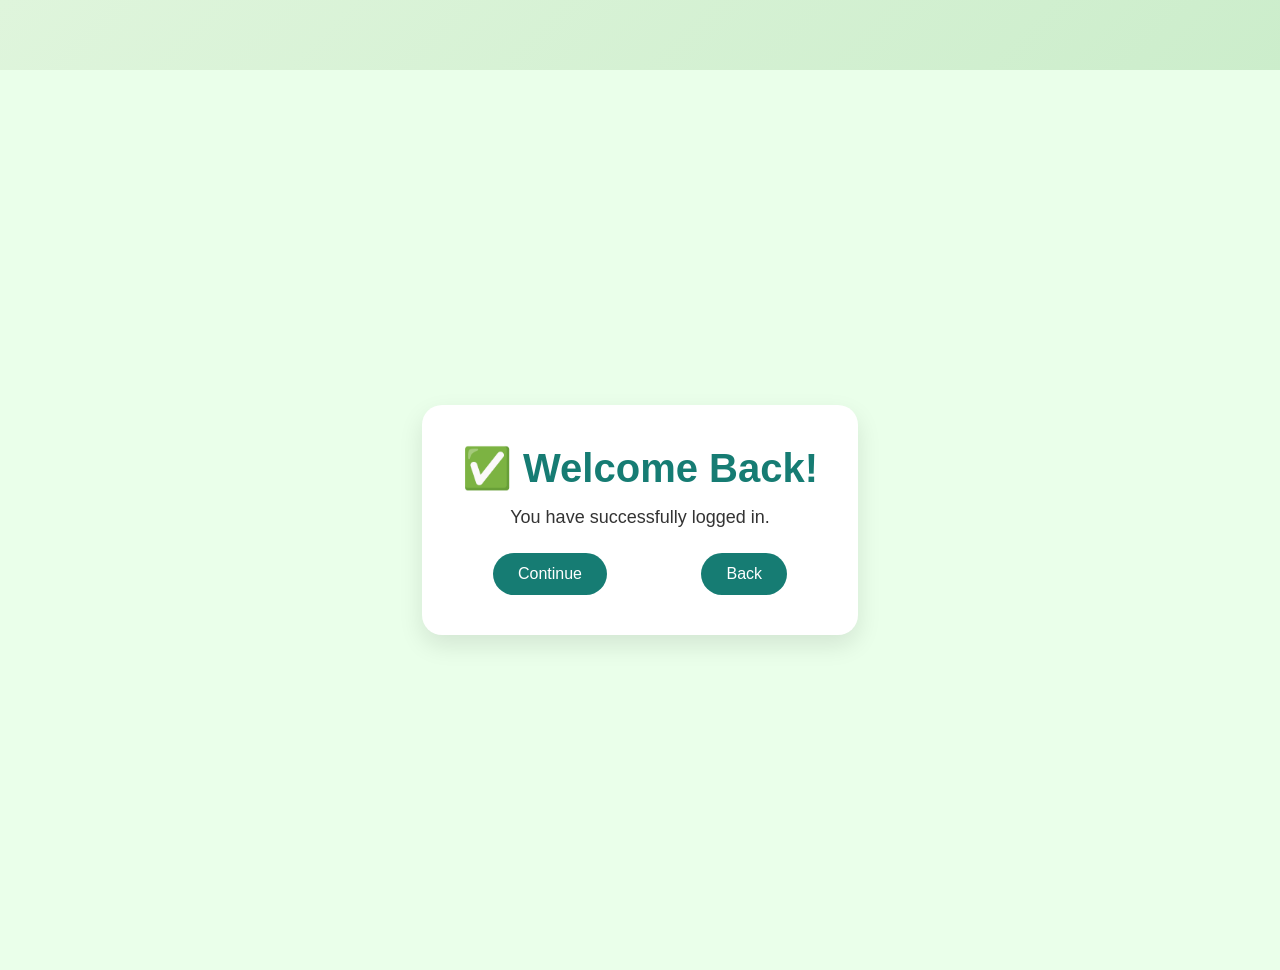
<file: pages/signin3.html>
<!DOCTYPE html>
<html lang="en">
<head>
<meta charset="UTF-8">
<title>Login Success</title>
<link rel="stylesheet" href="../index2.css">
<link rel="icon" href="../media/favicon.ico">
</head>

<body>

<div class="tyWrap">
  <div class="tyCard">

    <h1 class="tyTitle">✅ Welcome Back!</h1>
    <p class="tyText">You have successfully logged in.</p>

    <a class="tyBtn" href="quiz.html">Continue</a>
    <a id="tyBtn1" class="tyBtn" href="signin.html">Back</a>

  </div>
</div>

</body>
</html>
</file>
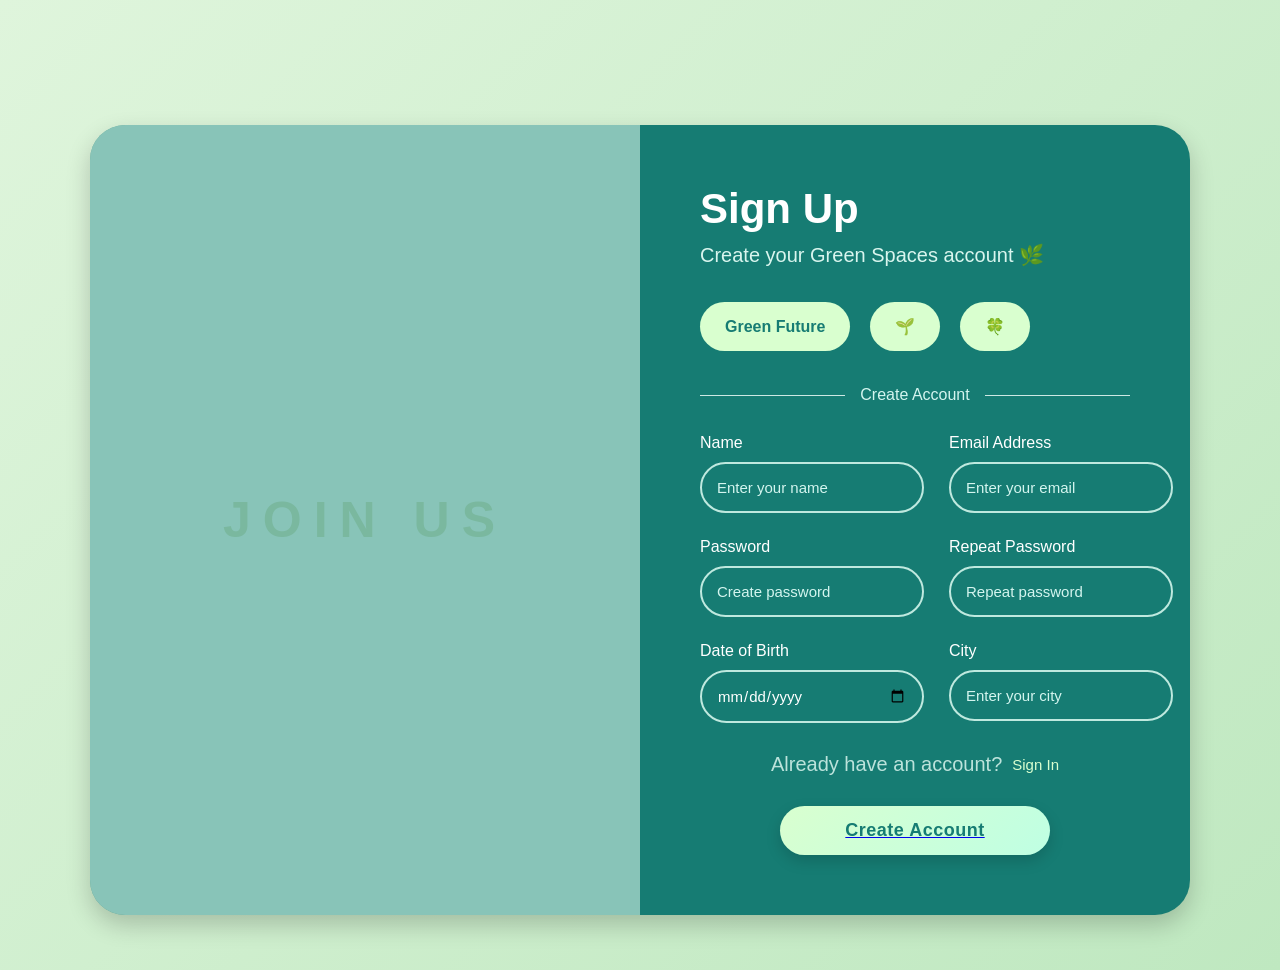
<file: pages/signup.html>
<!DOCTYPE html>
<html lang="en">
<head>
    <meta charset="UTF-8">
    <meta name="viewport" content="width=device-width, initial-scale=1.0">
    <title>Sign Up</title>

    <link rel="stylesheet" href="../index2.css">
    <link rel="icon" href="../media/favicon.ico">
    <link rel="stylesheet"
    href="https://cdnjs.cloudflare.com/ajax/libs/font-awesome/6.5.1/css/all.min.css">
</head>

<body>

<div class="gs-sign-wrap">

    <div class="gs-sign-box">

        <!-- LEFT -->
        <div class="gs-sign-left">
            <div class="gs-sign-overlay">
                <div class="gs-sign-welcome">
                    JOIN US
                </div>
            </div>
        </div>

        <!-- RIGHT -->

        <form class="gs-sign-right">

            <h1>Sign Up</h1>
            <p>Create your Green Spaces account 🌿</p>

            <div class="gs-sign-social">
                <button type="button">Green Future</button>
                <button type="button">🌱</button>
                <button type="button">🍀</button>
            </div>

            <div class="gs-sign-line">
                <hr>
                <span>Create Account</span>
                <hr>
            </div>

            <div class="gs-sign-form">

                <div class="gs-sign-input">
                    <label>Name</label>
                    <input type="text" id="name" required placeholder="Enter your name">
                </div>

                <div class="gs-sign-input">
                    <label>Email Address</label>
                    <input type="email" id="email" required placeholder="Enter your email">
                </div>

                <div class="gs-sign-input">
                    <label>Password</label>
                    <input type="password" id="password" required placeholder="Create password">
                </div>

                <div class="gs-sign-input">
                    <label>Repeat Password</label>
                    <input type="password" id="repeatPassword" required placeholder="Repeat password">
                </div>

                <div class="gs-sign-input">
                    <label>Date of Birth</label>
                    <input type="date" id="dob" required>
                </div>

                <div class="gs-sign-input">
                    <label>City</label>
                    <input type="text" id="city" required placeholder="Enter your city">
                </div>

            </div>

            <!-- SWITCH -->
            <div class="gs-sign-switch">
                <p>Already have an account?</p>
                <a href="signin.html">Sign In</a>
            </div>

           <a href="quiz.html">
                <div class="gs-sign-main-btn">
                    <button type="submit">Create Account</button>
                </div>
            </a>

        </form>

    </div>

</div>

</body>
</html>
</file>
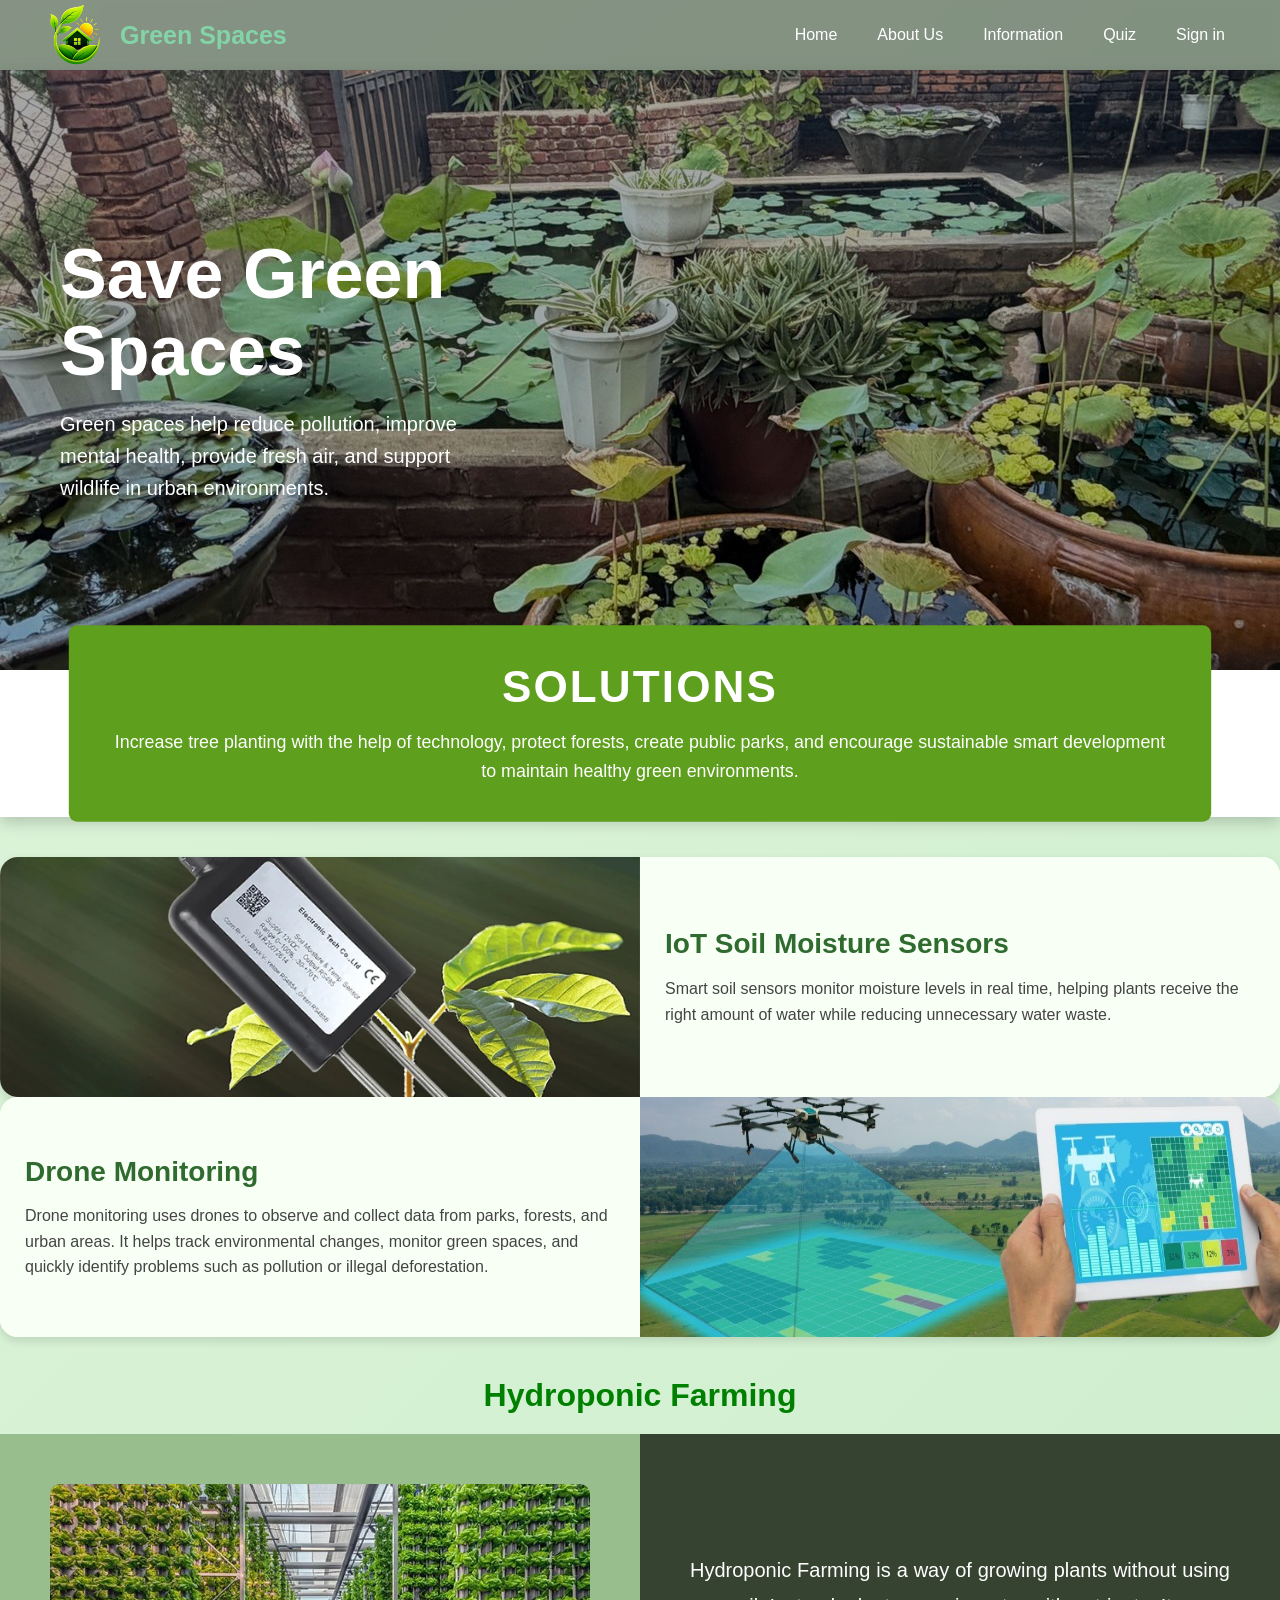
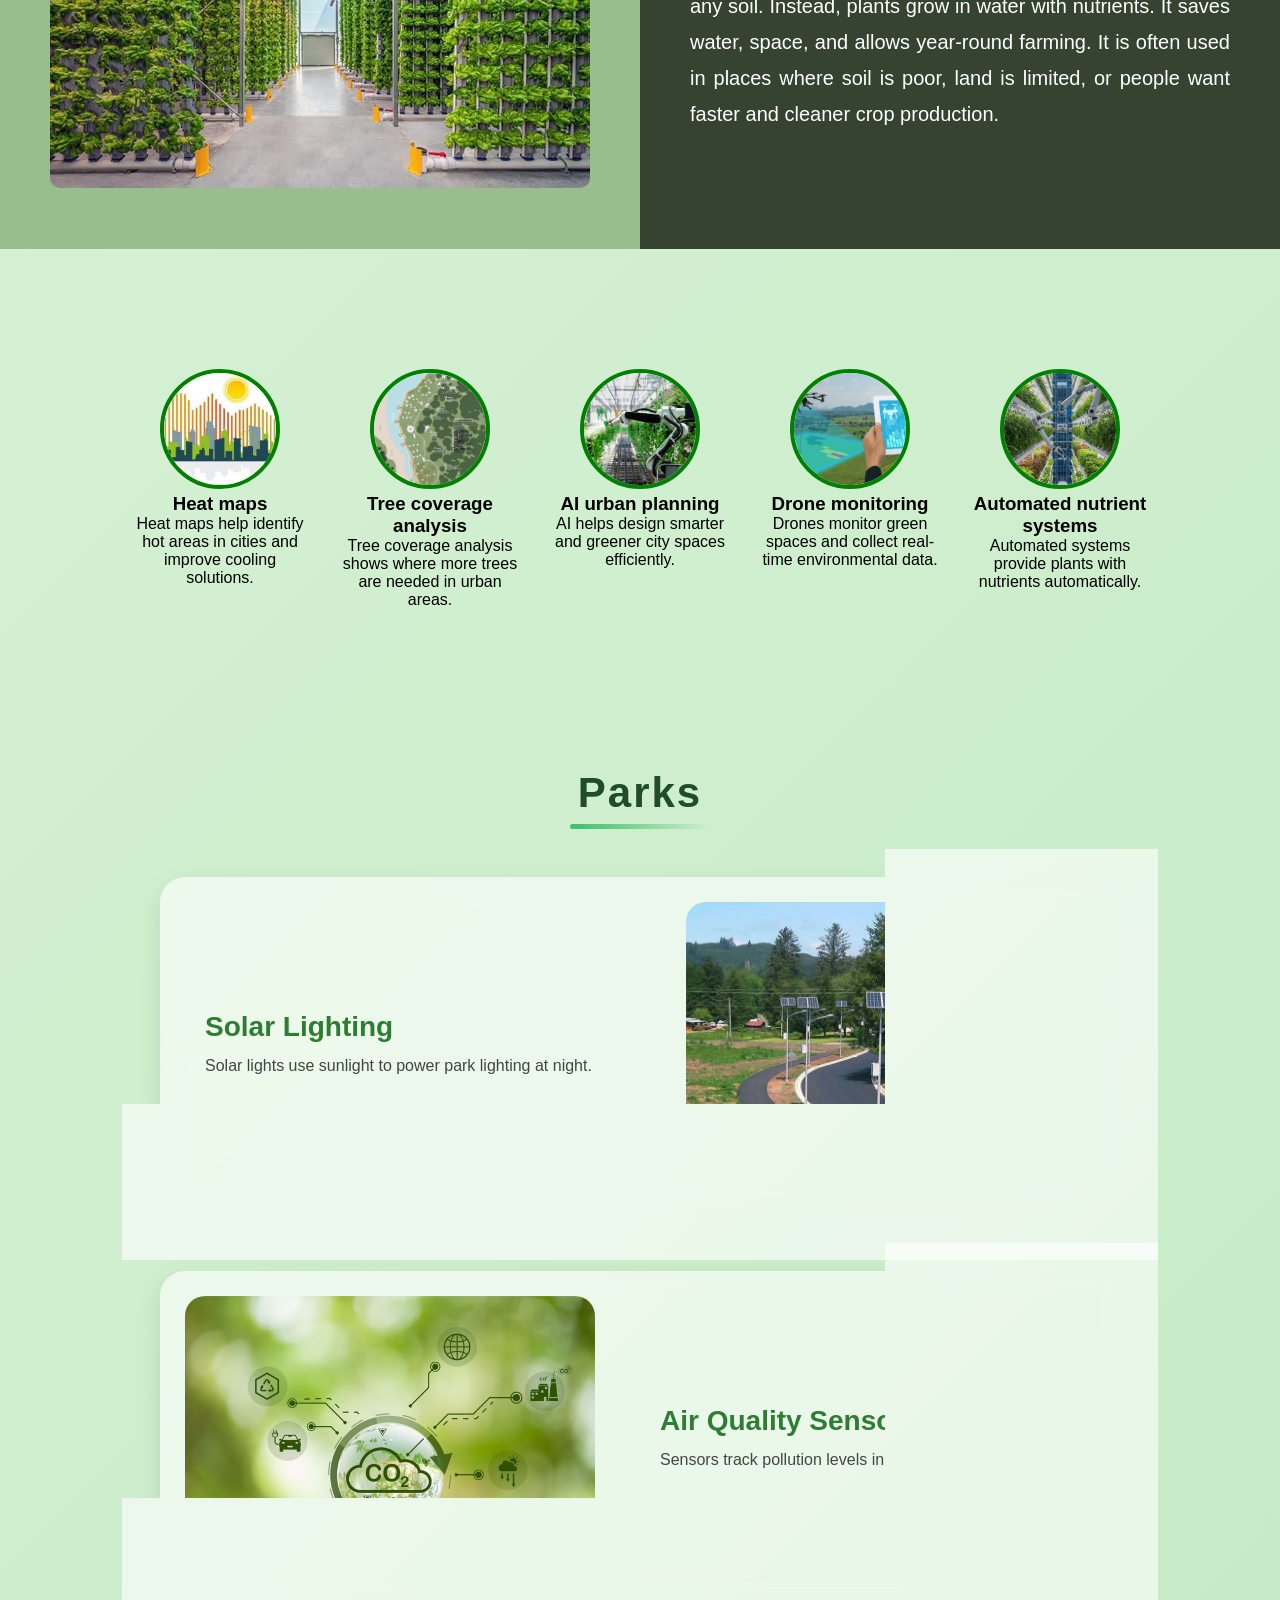
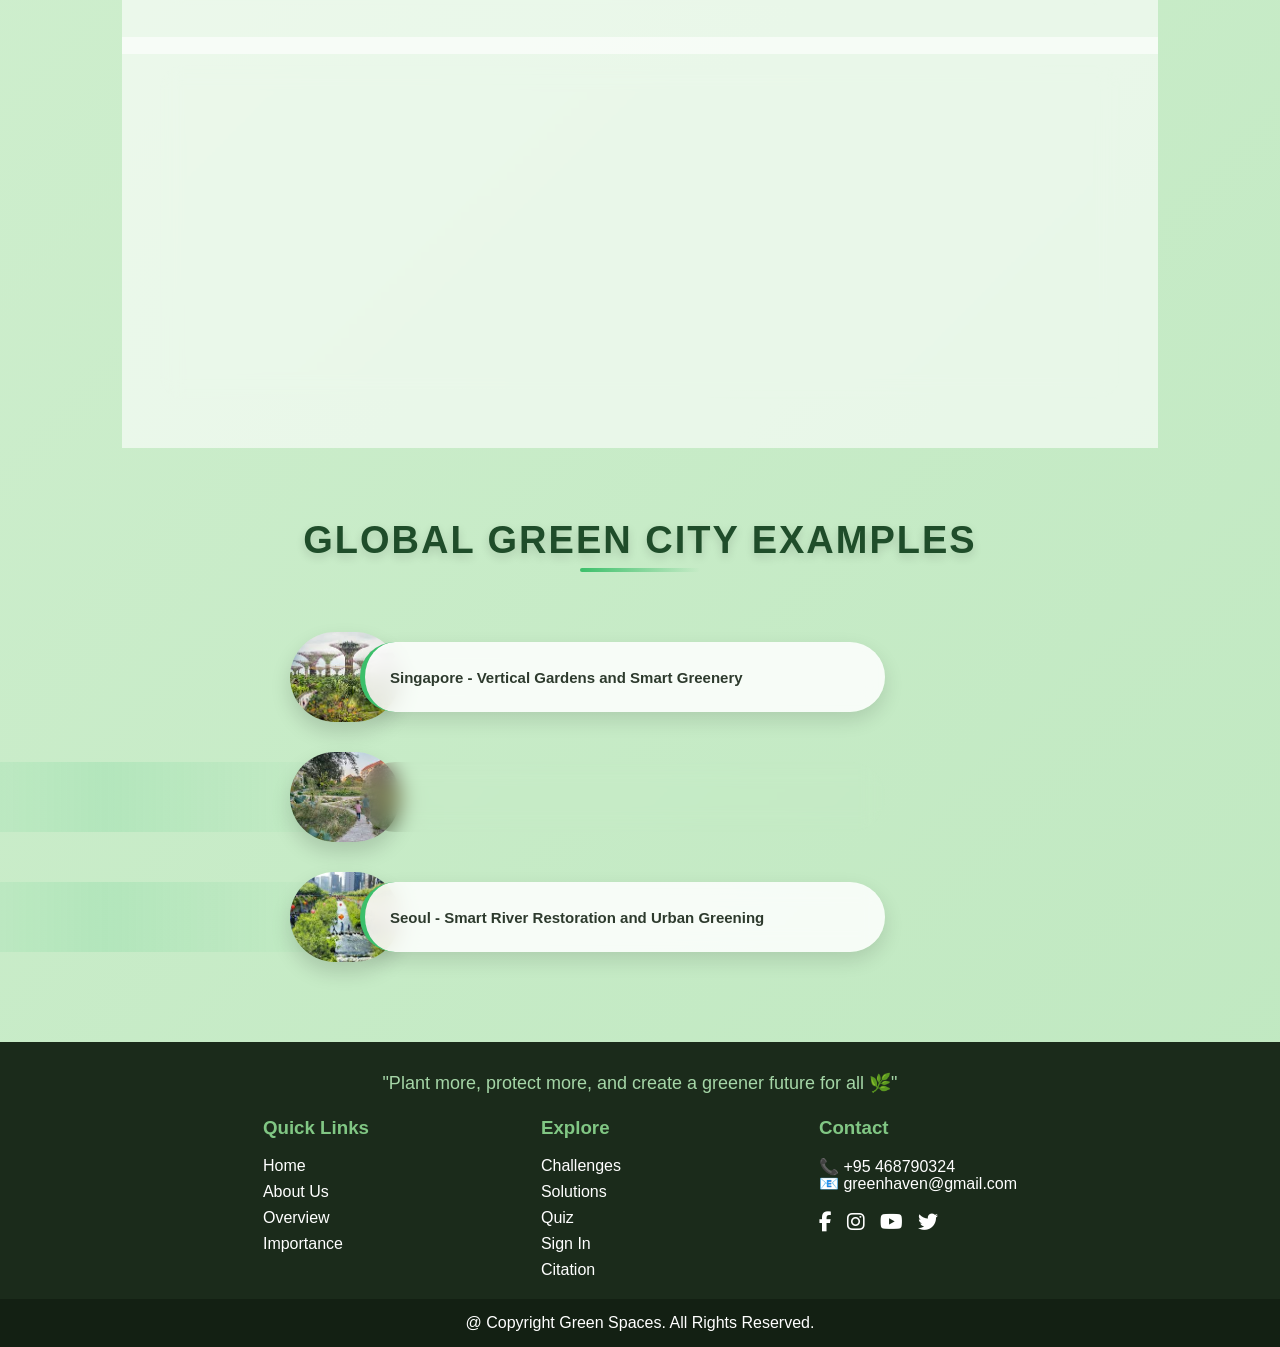
<file: pages/solutions.html>
<!DOCTYPE html>
<html lang="en">
<head>
    <meta charset="UTF-8">
    <meta name="viewport" content="width=device-width, initial-scale=1.0">
    <title>Solutions</title>
    <link rel="icon" href="../media/favicon.ico">
    <link rel="stylesheet" href="../index2.css">
    <link rel="stylesheet"
href="https://cdnjs.cloudflare.com/ajax/libs/font-awesome/6.5.1/css/all.min.css">
</head>
<body>
    <nav class="navbar">
        <a href="../index.html" class="logo">
            <img src="../media/greenhaven1.png" alt="logo">
            <span>Green Spaces</span>
        </a>

        <div class="navlinks">
            <a href="../index.html">Home</a>
            <a href="aboutus.html">About Us</a>

            <div class="dropdown">
                <button class="drop">Information</button>
                <div class="dropdowncontent">
                    <a href="overview.html">Overview</a>
                    <a href="importance.html">Importance</a>
                    <a href="challenges.html">Challenges</a>
                    <a href="solutions.html">Solutions</a>
                </div>
            </div>

            <a href="quiz.html">Quiz</a>
            <a href="signin.html">Sign in</a>
        </div>
    </nav>
    <div class="eco-layout-frame">

    <div class="eco-nature-section">

        <div class="eco-shadow-layer"></div>

        <div class="eco-message-box">

            <h1 class="eco-main-title">
                Save Green Spaces
            </h1>

            <p class="eco-info-text">
                Green spaces help reduce pollution, improve mental health,
                provide fresh air, and support wildlife in urban environments.
            </p>

        </div>

    </div>

    <div class="eco-solution-area">

        <h2 class="eco-solution-heading">
            SOLUTIONS
        </h2>

        <p class="eco-solution-text">
            Increase tree planting with the help of technology, protect forests,
            create public parks, and encourage sustainable smart
            development to maintain healthy green environments.
        </p>

    </div>
</div>
<div class="green-tech-layout">

    <!-- CARD 1 -->
    <div class="green-tech-card">

        <div class="green-tech-image moisture-sensor-img"></div>

        <div class="green-tech-content">

            <h2 class="green-tech-title">
                IoT Soil Moisture Sensors
            </h2>

            <p class="green-tech-description">
                Smart soil sensors monitor moisture levels in real time,
                helping plants receive the right amount of water while
                reducing unnecessary water waste.
            </p>

        </div>

    </div>

    <!-- CARD 2 -->
    <div class="green-tech-card">

        <div class="green-tech-content">

            <h2 class="green-tech-title">
                Drone Monitoring
            </h2>

            <p class="green-tech-description">
                Drone monitoring uses drones to observe and collect data from parks, forests, and urban areas. It helps track environmental changes, monitor green spaces, and quickly identify problems such as pollution or illegal deforestation.
            </p>

        </div>

        <div class="green-tech-image drone-monitoring-img"></div>

    </div>

<div class="hydro-wrapper">
    <h1 class="hydro-title">Hydroponic Farming</h1>

    <div class="hydro-row">
        <div class="hydro-image">
            <img src="../media/hydroponic.webp" alt="card2">
        </div>

        <div class="hydro-text">
            <p>
                Hydroponic Farming is a way of growing plants without using any soil.
                Instead, plants grow in water with nutrients. It saves water, space,
                and allows year-round farming. It is often used in places where soil is poor, land is limited, or people want faster and cleaner crop production.
            </p>
        </div>
    </div>
</div>

<div class="card-wrap">
    <div class="eco-card c1">
        <img src="../media/heatmaps.jpg">
        <h3>Heat maps</h3>
        <p>Heat maps help identify hot areas in cities and improve cooling solutions.</p>
    </div>

    <div class="eco-card c2">
        <img src="../media/coverage.jpg">
        <h3>Tree coverage analysis</h3>
        <p>Tree coverage analysis shows where more trees are needed in urban areas.</p>
    </div>

    <div class="eco-card c3">
        <img src="../media/ai.jpg">
        <h3>AI urban planning</h3>
        <p>AI helps design smarter and greener city spaces efficiently.</p>
    </div>

    <div class="eco-card c4">
        <img src="../media/drone.jpg">
        <h3>Drone monitoring</h3>
        <p>Drones monitor green spaces and collect real-time environmental data.</p>
    </div>

    <div class="eco-card c5">
        <img src="../media/nutrients.jpg">
        <h3>Automated nutrient systems</h3>
        <p>Automated systems provide plants with nutrients automatically.</p>
    </div>
</div>

<div class="park-wrap">
    <h1 class="park-title">Parks</h1>

    <div class="park-row">
        <div class="park-text">
            <h2>Solar Lighting</h2>
            <p>Solar lights use sunlight to power park lighting at night.</p>
        </div>

        <div class="park-img">
            <img src="../media/solarlighting.jpg">
        </div>
    </div>

    <div class="park-row reverse">
        <div class="park-text">
            <h2>Air Quality Sensors</h2>
            <p>Sensors track pollution levels in real time.</p>
        </div>

        <div class="park-img">
            <img src="../media/airquality.jpg">
        </div>
    </div>

    <div class="park-row">
        <div class="park-text">
            <h2>Smart benches</h2>
            <p>Benches with charging ports powered by solar energy.</p>
        </div>

        <div class="park-img">
            <img src="../media/benches.jpg">
        </div>
    </div>
</div>

<div class="geo-wrap">
    <h1 class="geo-title">Global Green City Examples</h1>

  <div class="geo-item">
    <div class="geo-flag sing"></div>
    <div class="geo-card">
      <p>Singapore - Vertical Gardens and Smart Greenery</p>
    </div>
  </div>

  <div class="geo-item">
    <div class="geo-flag cop"></div>
    <div class="geo-card">
      <p>Copenhagen - Sustainable Urban Parks</p>
    </div>
  </div>

  <div class="geo-item">
    <div class="geo-flag seo"></div>
    <div class="geo-card">
      <p>Seoul - Smart River Restoration and Urban Greening</p>
    </div>
  </div>

</div>

<footer class="footer">

  <!-- QUOTE -->
  <div id="quote">
    <p>"Plant more, protect more, and create a greener future for all 🌿"</p>
  </div>

  <!-- FOOTER CONTENT -->
  <div class="footer-container">

    <!-- QUICK LINKS -->
    <div class="footer-section">
      <h3>Quick Links</h3>
      <a href="../index.html">Home</a>
      <a href="aboutus.html">About Us</a>
      <a href="overview.html">Overview</a>
      <a href="importance.html">Importance</a>
    </div>

    <!-- EXPLORE -->
    <div class="footer-section">
      <h3>Explore</h3>
      <a href="challenges.html">Challenges</a>
      <a href="solutions.html">Solutions</a>
      <a href="quiz.html">Quiz</a>
      <a href="signin.html">Sign In</a>
      <a href="../GreenSpaces.docx">Citation</a>
    </div>

    <!-- CONTACT -->
  <div class="footer-section">
      <h3>Contact</h3>
      <p>📞 +95 468790324</p>
      <p class="footer-email">📧 greenhaven@gmail.com</p>
       <div class="social-icons">

            <a href="https://www.facebook.com/" target="_blank">

                <i class="fab fa-facebook-f"></i>

            </a>

            <a href="https://www.instagram.com/" target="_blank">

                <i class="fab fa-instagram"></i>

            </a>

            <a href="https://www.youtube.com/" target="_blank">

                <i class="fab fa-youtube"></i>

            </a>

            <a href="https://twitter.com/" target="_blank">

                <i class="fab fa-twitter"></i>
            </a>
        </div>

  </div>

  <!-- BOTTOM -->
  <div class="footer-bottom">
    <p>@ Copyright Green Spaces. All Rights Reserved. </p>
  </div>

</footer>
</body>
</html>
</file>
<file: index.css>
.body1{
    background: linear-gradient(45deg, rgb(204, 255, 212), rgb(80, 118, 78)); 
    box-sizing: border-box;
    margin: 0;
    padding-top: 70px;
}
.navbar{
    position: fixed;
    top: 0;
    left: 0;
    width: 100%;
    z-index: 1000;

    display: flex;
    justify-content: space-between;
    align-items: center;
    padding: 15px 40px;

    background: rgba(0, 0, 0, 0.4);
    backdrop-filter: blur(2px);
    box-sizing: border-box;
    height: 70px;
}
.logo{
  display: flex;
  align-items: center;
  gap: 10px;
  text-decoration: none;
}
.logo img{
    height: auto;
    width: 70px;
}
.logo span{
  font-size: 25px;
  font-weight: bold;
  color: #82d4a7;
  /* height: auto; */
}

.navlinks {
    display: flex;
    align-items: center;
    gap: 10px;
}

.navlinks a, .drop {
    position: relative;
    color: white;
    padding: 10px 15px;
    text-decoration: none;
    background: none;
    border: none;
    cursor: pointer;
    font-size: 16px;
    transition: all 0.35s ease;
}

/* Animated underline */
.navlinks a::after, .drop::after {
    content: "";
    position: absolute;
    left: 50%;
    bottom: 5px;
    width: 0;
    height: 2px;
    background: #66bb6a;
    transition: all 0.35s ease;
    transform: translateX(-50%);
}

/* Hover effect */
.navlinks a:hover, 
.dropdown:hover .drop {
    color: #a5d6a7;
    transform: translateY(-2px);
    text-shadow: 0 0 8px rgba(102, 187, 106, 0.8);
  font-family: "Unkempt", cursive;
  font-weight: 400;
  font-style: normal;
}


.navlinks a:hover::after, 
.dropdown:hover .drop::after {
    width: 80%;
}

.dropdown {
    position: relative;
}

.dropdowncontent {
    position: absolute;
    top: 50px;
    left: 0;
    min-width: 180px;
    background: rgba(46, 125, 50, 0.95);
    border-radius: 10px;
    overflow: hidden;

    opacity: 0;
    visibility: hidden;
    transform: translateY(15px);
    transition: all 0.35s ease;
}

.dropdown:hover .dropdowncontent {
    opacity: 1;
    visibility: visible;
    transform: translateY(0);
}

.dropdowncontent a {
    display: block;
    padding: 12px 15px;
    color: white;
    transition: all 0.3s ease;
}

.dropdowncontent a:hover {
    background: #66bb6a;
    padding-left: 22px;
    color: black;
}
.leaves {
  position: fixed;
  top: 0;
  left: 0;
  width: 100%;
  height: 100%;
  pointer-events: none;
  overflow: hidden;
  z-index: 999;
}

.leaves span {
  position: absolute;
  top: -50px;
  width: 40px;
  height: 40px;
  background-image: url('media/leaffall.png');
  background-size: cover;
  opacity: 0.85;
  animation: fall linear infinite;
}

/* Different positions + speeds */
.leaves span:nth-child(1) { left: 10%; animation-duration: 8s; animation-delay: 0s; }
.leaves span:nth-child(2) { left: 25%; animation-duration: 10s; animation-delay: 2s; }
.leaves span:nth-child(3) { left: 40%; animation-duration: 7s; animation-delay: 1s; }
.leaves span:nth-child(4) { left: 60%; animation-duration: 9s; animation-delay: 3s; }
.leaves span:nth-child(5) { left: 75%; animation-duration: 6s; animation-delay: 0.5s; }
.leaves span:nth-child(6) { left: 90%; animation-duration: 11s; animation-delay: 2.5s; }

/* Falling + drifting animation */
@keyframes fall {
  0% {
    transform: translateY(-60px) translateX(0) rotate(0deg);
  }
  50% {
    transform: translateY(50vh) translateX(40px) rotate(45deg);
  }
  100% {
    transform: translateY(110vh) translateX(-40px) rotate(90deg);
  }
}
.hero {
  height: 600px;
  position: relative;
  overflow: hidden;

  animation: imgslide 12s infinite ease-in-out;
}

.overlay {
  position: absolute;
  inset: 0;
  background: rgba(0,0,0,0.4);
}

/* Text content */
.hero-content {
  position: absolute;
  top: 150px;
  left: 80px;
  color: white;
  max-width: 500px;
}

.hero-content h1 {
  font-size: 58px;
  margin-bottom: 10px;
  text-align: left;
}

.hero-content p {
  line-height: 1.5;
  font-size: 18px;
}
.hero-content p:hover{
  text-shadow: 2px 3px 2px grey;
}

/* Button */
.hero-btn {
  display: inline-block;
  text-decoration: none;
  margin-top: 20px;
  padding: 12px 25px;
  /* background: #4caf50; */
  border-radius: 25px;
  color: white;
  cursor: pointer;
  transition: 0.3s;
  border: none;
  animation-iteration-count: infinite;
}

.hero-btn:hover {
  background: #66bb6a;
  transform: scale(1.05);
}

/* Background animation */
 @keyframes imgslide { 
  0%  {
     background-image: url('media/herobg1.jpg');
     background-size: cover; 
     background-repeat: no-repeat;
    }
  33% {
     background-image: url('media/herobg2.jpg');
     background-size: cover; 
     background-repeat: no-repeat;
    }
  66%  {
     background-image: url('media/herobg3.jpg'); 
     background-size: cover; 
     background-repeat: no-repeat;
    }
  100% { 
    background-image: url('media/herobg4.jpg'); 
    background-size: cover; 
    background-repeat: no-repeat;
    }
  }

   .learn {
  padding: 40px 20px;
  text-align: center;
}
 
.learn h2 {
  color: #184918;
  font-size: 29px;
}
 
 .cards {
  display: flex;
  justify-content: center;
  flex-wrap: wrap;
  gap: 20px;
  margin-top: 20px;
}
 
.card {
  background: linear-gradient(135deg, #e8f5e9, #c8e6c9); 
  padding: 20px;
  width: 220px;
  border-radius: 12px;
  box-shadow: 0 4px 10px rgba(0,0,0,0.1);
  transition: 0.3s;
  border: 1px solid #a5d6a7;
}
 
.card h3 {
  color: #2e7d32;
  font-size: 20px;
}
 
.card p {
  color: #2c3e50;
  font-size: 17px;
}
 
.card:hover {
  transform: scale(1.05) translateY(-5px);
}

.solutionssection {
  padding: 60px 20px;
  display: flex;
  justify-content: center;
}

.solutionscontainer {
  display: flex;
  align-items: center;
  gap: 100px;
  width: 85%;
  flex-wrap: wrap;
}

/* LEFT SIDE */
.solutionsimages {
  display: flex;
  gap: 20px;
  flex-wrap: wrap;
}

.solutioncard {
  position: relative;
  width: 225px;
  height: 300px;
  border-radius: 15px;
  overflow: hidden;
  cursor: pointer;
}

.solutioncard img {
  width: 100%;
  height: 100%;
  object-fit: cover;
  transition: 0.4s;
}

/* OVERLAY */
.overlaytext {
  position: absolute;
  bottom: 0;
  width: 100%;
  padding: 12px;
  background: rgba(0,0,0,0.6);
  color: white;
  transform: translateY(100%);
  transition: 0.4s;
}

.overlaytext h3 {
  font-size: 18px;
  margin-bottom: 5px;
}

.overlaytext p {
  font-size: 14px;
  line-height: 1.8;
}

/* HOVER */
.solutioncard:hover img {
  transform: scale(1.1);
}

.solutioncard:hover .overlaytext {
  transform: translateY(0);
}

/* RIGHT SIDE */
.solutionstext {
  max-width: 380px;
  text-align: justify;
}

.solutionstext h2 {
  color: #0f4b12;
  margin-bottom: 10px;
}

.solutionstext p {
  font-size: 18px;
  line-height: 1.8;
  margin-bottom: 15px;
}
.tech-section {
  text-align: center;
  padding: 60px 20px;
}

.tech-section h2 {
  margin-bottom: 58px;
  font-size: 30px;
  color: #1d481d;
}

/* LAYOUT */
.tech-cards {
  display: flex;
  justify-content: center;
  gap: 60px;
  flex-wrap: wrap;
}

/* CARD */
.tech-card {
  background: #f5f5f5;
  width: 260px;
  padding: 40px 20px 25px;
  border-radius: 15px;
  position: relative;
  transition: 0.4s;
}

/* CIRCLE ICON */
.circle {
  width: 90px;
  height: 90px;
  background: #2e5d2e;
  color: white;
  border-radius: 50%;
  display: flex;
  justify-content: center;
  align-items: center;
  font-size: 33px;

  position: absolute;
  top: -35px;
  left: 50%;
  transform: translateX(-50%);
  transition: 0.4s;
}

/* TEXT */
.tech-card h3 {
  margin-top: 40px;
  font-size: 20px;
}

.tech-card p {
  font-size: 16px;
  line-height: 22px;
  color: #454141;
  margin: 15px 0;
}

/* BUTTON */
.btn {
  display: inline-block;
  padding: 8px 15px;
  background: #4caf50;
  color: white;
  text-decoration: none;
  border-radius: 20px;
  transition: 0.3s;
}
.tech-card:hover {
  transform: translateY(-8px);
  box-shadow: 0 10px 25px rgba(0,0,0,0.15);
}

.tech-card:hover .circle {
  background: #1b5e20;
  box-shadow: 0 0 15px rgba(46, 125, 50, 0.6);
}

.tech-card:hover .btn {
  background: #2e7d32;
}
.problem-section {
  display: flex;
  justify-content: center;
  align-items: center;
  gap: 50px; 
  padding: 60px 80px;
  flex-wrap: wrap;
  width: 100%;
  box-sizing: border-box;
}

/* PAPER */
.paper {
  width: 600px;
  height: 340px;
  padding: 30px;
  background: url('media/paper2.jpg');
  background-size: cover;
  border-radius: 10px;
  box-shadow: 0 8px 20px rgba(0,0,0,0.2);
}

.paper h2 {
  color: #0c3a0e;
  margin-bottom: 15px;
  text-align: center;
  font-size: 28px ;
}

.paper p {
  font-size: 20px;
  color: #333;
  line-height: 1.7;
}

/* IMAGES GRID */
.images {
  display: grid;
  grid-template-columns: repeat(2, 200px);
  gap: 20px;
  align-items: center;
}

/* IMAGE BOX */
.img-box {
  width: 200px;
  height: 200px;
  overflow: hidden;
  border-radius: 10px;
  background: #c8b59c;
}

/* IMAGE */
.img-box img {
  width: 100%;
  height: 100%;
  object-fit: cover;
}

/* BOTTOM IMAGE CENTER */
.bottom {
  grid-column: span 2;
  justify-self: center;
}

.creative {

    padding: 60px 0;
    display: flex;
    justify-content: center;

}

.creative-container {
    position: relative;
    width: 100%;
    background: url('media/quiz1.jpg');
    background-size: cover;
    background-repeat: no-repeat;
    overflow: hidden;
    height: 550px;
    max-width: 100%;

}

/* IMAGE */

.creative-image img {
    width: 100%;

}

.creative-card {
    position: absolute;
    top: 50%;
    left: 500px;
    transform: translateY(-50%);
    background: white;
    padding: 25px;
    width: 600px;
    border-radius: 15px;
    box-shadow: 0 10px 25px rgba(0,0,0,0.2);

}
.creative-card h2 {
    color: #2e7d32;
    font-family: "Rubik Maps", system-ui;
  font-weight: 400;
  font-style: normal;

}

.creative-card p {
    color: #333;
    margin: 15px 0;
    line-height: 1.6;
    font-size: 19px;
    font-family: "Special Elite", system-ui;
    font-weight: 400;
    font-style: normal;

}
.quiz {
    display: inline-block;
    margin-top: 10px;
    padding: 10px 20px;
    background: #2e7d32;
    color: white;
    text-decoration: none;
    border-radius: 8px;
    font-weight: bold;
    transition: all 0.3s ease;
}

/* HOVER EFFECT */
.quiz:hover {
    background: #1b5e20;
    transform: translateY(-3px);
    box-shadow: 0 8px 15px rgba(0,0,0,0.2);
}

/* LINK */
.learnmore {
  text-decoration: none;
  color: #2e7d32;
  font-weight: bold;
  transition: 0.3s;
}

.learnmore:hover {
  letter-spacing: 1px;
}
.container {
   display: flex;
   justify-content: center;
   align-items: center;
 }
 
.side {
   width: 260px;
   padding: 15px;
   border: 3px solid black;
   border-radius: 20px;
   background-color: rgb(76, 167, 137);
   line-height: 1.6;
   font-size: 18px;
  }
 
.left{
  text-align: left;
}
 
.center {
  margin: 0 100px;
}
.center img {
   width: 200px;
   height: 200px;
   height: auto;
   display: block;
}
#titleimportant{
   text-align: center;
   margin-bottom: 40px;
   font-family: "Stack Sans Headline", sans-serif;
   font-optical-sizing: auto;
   font-style: normal;
   color: #215832;
} 

.reviews-section{
  padding: 50px;
}

.reviews-section .main-container{
  display: flex;
  justify-content: space-between;
  align-items: center;
  gap: 40px;

}
.reviews-section .left-content{
  width: 40%;
}

.reviews-section .title{
  font-size: 40px;
  margin-bottom: 20px;
  letter-spacing: 2px;
  color: #1b5e20;
}

.reviews-section .description{
  font-size: 20px;
  color: #2e7d32;
  line-height: 1.6;
  font-family: "Marck Script", cursive;
  font-weight: 400;
  font-style: normal;
}

.reviews-section .card-container{

  width: 60%;
  display: flex;
  gap: 40px;
  flex-wrap: wrap;
  justify-content: center;
  margin-top: 50px;

}

/* FLASHCARD STYLE */

.reviews-section .flashcard{
  width: 280px;
  height: 350px;
  perspective: 1000px;
}

.reviews-section .card-inner{
  width: 100%;
  height: 100%;
  position: relative;
  transition: transform 0.8s;
  transform-style: preserve-3d;
}

.reviews-section .flashcard:hover .card-inner{
  transform: rotateY(180deg);
  line-height: 1.7;
}

.reviews-section .card-front,
.reviews-section .card-back{
  position: absolute;
  width: 100%;
  height: 100%;
  border-radius: 20px;
  backface-visibility: hidden;
  overflow: hidden;
  box-shadow: 0 10px 25px rgba(0,0,0,0.3);
}

.reviews-section .card-front{
  background: darkgreen;
  color: white;
  display: flex;
  flex-direction: column;
  align-items: center;
  justify-content: center;
}

.reviews-section .card-front img{
  width: 110px;
  height: 110px;
  border-radius: 50%;
  margin-bottom: 20px;
  border: 4px solid green;
}

.reviews-section .card-front h2{
  margin-bottom: 10px;
}

.reviews-section .card-back{
  background: darkgreen;
  color: white;
  transform: rotateY(180deg);
  display: flex;
  flex-direction: column;
  align-items: center;
  justify-content: center;
  padding: 20px;
  text-align: center;
}

.reviews-section .card-back h2{
  margin-bottom: 15px;
}
.footer {
  background: #1b2b1b;
  color: white;
  padding-top: 30px;
}

/* QUOTE */
.footer-quote {
  text-align: center;
  font-size: 18px;
  font-style: italic;
  margin-bottom: 28px;
  color: #a5d6a7;
}

/* MAIN GRID */
.footer-container {
  display: flex;
  justify-content: center;
  flex-wrap: wrap;
  gap: 10%;
}

/* EACH SECTION */
.footer-section {
  display: flex;
  flex-direction: column;
  gap: 8px;
  min-width: 150px;
  margin-top: -35px;
}

.footer-section h3 {
  margin-bottom: 10px;
  color: #81c784;
}

/* LINKS */
.footer-section a {
  text-decoration: none;
  color: white;
  transition: 0.3s;
}

.footer-section a:hover {
  color: #4caf50;
  transform: translateX(5px);
}
.footer-email {
  margin-bottom: 10px;
  margin-top: -10px;
}
.social-icons{
  display: flex;
  gap: 15px;
  flex-wrap: wrap;
}
.social-icons a{
  font-size: 20px;
  color: white;
  transition: 0.3s;
}
.social-icons a:hover{
  color: #4caf50;
  transform: translateY(-3px);
}

/* BOTTOM */
.footer-bottom {
  text-align: center;
  padding: 15px;
  background: #132013;
  margin-top: 20px;
  width: 100%;
}
#meaning{
    text-align: center;
    font-size: 40px;
    color: rgb(0, 81, 0);
   text-shadow: 1px 2px green;   
}
.container2 {
  display: flex;
  width: 80%;
  margin: 40px auto;
  gap: 20px;
}
.leftbox {
  margin-top: 30px;
  /* width: 50%; */
  display: flex;
  flex-direction: row;
  gap: 20px;
}
#meaning2{
  text-align: center;
  color: #7cc67c;
  font-size: 30px;
}
.green-box {
  background: rgb(24, 88, 24);
  color: white;
  padding: 20px;
  border-radius: 20px;
  height: 35vh;
  line-height: 50px;
  font-size: 1.2em;
  width: 50vw;
}

/* SMALL IMAGE */
.small-img{
  width: 50vw;
  margin-top: 20px;
}
.small-img img {
  width: 100%;
  height: 85vh;
  border-radius: 20px;
}

/* RIGHT SIDE */
.rightbox {
  width: 50%;
 height: 50vh;
}

.rightbox img {
  width: 50vw;
  /* height: 100%; */
   height: 55vh;
  border-radius: 20px;
}

/* container */
.faq {
  width: 90%;
  margin: 50px auto;
  height: 50%;
  font-family: "Chelsea Market", system-ui;
  font-weight: 400;
  font-style: normal;

}

/* each box */
details {
  background: #eee;
  margin-bottom: 15px;
  padding: 15px;
  border-radius: 10px;
}
summary {
  font-weight: bold;
  font-size: 20px;
  color: green;
}
details p {
  margin-top: 10px;
  font-size: 18px;
  font-family: "Babylonica", cursive;
  font-weight: 400;
  font-style: normal;
}
.examples {
  display: flex;
  flex-wrap: wrap;   
  gap: 20px;
  width: 70%;
  margin: 40px auto;
}
.example {
  width: 45%; 
  border: 1px solid #ccc;
  padding: 15px;
  background: white;
  transition: 0.3s;
  font-size: 1.2em;
  line-height: 30px;
  /* height: 70%;  */
}

.example img {
  width: 100%;
  height: 60%;
}
.example:hover {
  border: 3px solid #6f967d;
  box-shadow: 5px 5px 0 #6a9b6d;
}
#typesgreen{
    font-size: 2em;
    color: green;
    text-align: center;
}
#typesgreen:hover{
    text-decoration: solid 1px black;
    text-shadow: darkgreen 1px 1px;
}
.body2{
  background: url('media/bg.jpg');
  background-size: cover;
  padding-top: 70px;
  margin: 0;
  box-sizing: border-box;
  overflow-x: hidden;
}
.about{
  height: 500px;
  background: url('media/us2.jpg') no-repeat center;
            background-size: cover;
            display: flex;
            align-items: center;
            justify-content: flex-start;
            padding: 80px;
            margin: 0;   
        }

        .small1{
            color: azure;
            float: right;
        }

        .small1 h1{
            font-size: 80px;
            margin: 0;
        }

       .big {
            display: flex;
            justify-content: center;
            align-items: center;
            
        }

        .side {
            width: 200px;
            padding: 15px;
            border: 3px solid black;
            border-radius: 20px;
            background-color: rgb(175, 222, 206);
        }

        .left{
            text-align: left;
        }

        

        .center {
            margin: 0 60px;
            
        }

        .center img {
            width: 180px;
            height: auto;
            display: block;
        }

        h1{
            text-align: center;
            margin-bottom: 40px;
        }
.gs-history-heading{
    text-align:center;
    margin-bottom:50px;
    margin-top: 80px;
}

.gs-history-heading h1{
    font-size:45px;
    color:#0b6b53;
    margin-bottom:15px;
    letter-spacing:1px;
}

.gs-history-heading p{
    font-size:20px;
    color:#555;
}

.gs-history-timeline{
    position:relative;
    max-width:1200px;
    margin:auto;
}
.body3{
  padding-top: 70px;
}

.gs-history-timeline::after{
    content:'';
    position:absolute;
    width:5px;

    background:repeating-linear-gradient(
        to bottom,
        #5aa36a 0px,
        #5aa36a 18px,
        transparent 18px,
        transparent 35px
    );

    top:0;
    bottom:0;
    left:50%;
    transform:translateX(-50%);
}

.gs-history-row{
    position:relative;
    width:100%;
    display:flex;
    justify-content:space-between;
    align-items:center;
    margin-bottom:120px;
}

.gs-history-reverse{
    flex-direction:row-reverse;
}

.gs-history-image{
    width:42%;
    padding:15px;

    background:rgba(255,255,255,0.7);
    backdrop-filter:blur(10px);

    border-radius:40px 10px 40px 10px;

    box-shadow:0 8px 25px rgba(0,0,0,0.08);

    transition:0.4s;
}

.gs-history-image:hover{
    transform:translateY(-10px) scale(1.02);
}

.gs-history-image img{
    width:100%;
    height:320px;
    object-fit:cover;
    border-radius:30px 10px 30px 10px;
}

.gs-history-text{
    width:42%;
    padding:40px;

    background:rgba(255,255,255,0.75);
    backdrop-filter:blur(10px);

    border-radius:10px 40px 10px 40px;

    box-shadow:0 8px 25px rgba(0,0,0,0.08);

    transition:0.4s;
}

.gs-history-text:hover{
    transform:translateY(-10px) scale(1.02);
}

.gs-history-text h2{
    color:#0b6b53;
    font-size:35px;
    margin-bottom:20px;
}

.gs-history-text p{
    color:#444;
    line-height:1.9;
    font-size:17px;
}
.gs-history-dot{
    position:absolute;
    left:50%;
    top:50%;

    transform:translate(-50%, -50%);

    width:30px;
    height:30px;

    background:#0b6b53;

    border:6px solid white;
    border-radius:50%;

    box-shadow:
    0 0 10px rgba(11,107,83,0.5),
    0 0 25px rgba(11,107,83,0.4);

    z-index:5;
}
.gs-history-year{
    position:absolute;

    left:50%;
    top:-25px;

    transform:translateX(-50%);

    background:#0b6b53;
    color:white;

    padding:10px 22px;

    border-radius:30px;

    font-size:15px;
    font-weight:bold;

    letter-spacing:1px;

    box-shadow:0 5px 15px rgba(0,0,0,0.15);

    z-index:10;
}
@media(max-width:900px){

.gs-history-timeline::after{
    left:25px;
}

.gs-history-row,
.gs-history-reverse{
    flex-direction:column;
    align-items:flex-start;

    padding-left:70px;
}

.gs-history-image,
.gs-history-text{
    width:100%;
    margin-bottom:30px;
}

.gs-history-dot{
    left:25px;
    top:50px;
}

.gs-history-year{
    left:25px;
    transform:none;
}
}
.funfact {
  margin: 10px auto;
  width: 60%;
  background: #e8f5e9;
  padding: 20px;
  border-left: 6px solid #2e7d32;
  font-weight: bold;
  font-size: 18px;
}
.gs-voices-section{
    width:100%;
    min-height:100vh;

    display:flex;
    justify-content:space-between;
    align-items:center;
    gap:60px;
    box-sizing: border-box;
    /* margin: 0; */
    padding:100px 8%;

    background:#eef7ec;
}

/* LEFT SIDE */

.gs-voices-text{
    width:45%;
}

.gs-voices-small-title{
    color:#0b6b53;
    font-weight:bold;
    letter-spacing:3px;
    margin-bottom:20px;
}

.gs-voices-text h1{
    font-size:55px;
    color:#123524;
    margin-bottom:30px;
    line-height:1.2;
}

.gs-voices-description{
    color:#444;
    font-size:18px;
    line-height:1.9;
}

/* RIGHT SIDE VIDEO */

.gs-voices-video{
    width:50%;
}

.gs-voices-video video{
    width:100%;
    border-radius:30px;
    box-shadow:0 10px 30px rgba(0,0,0,0.15);
    transition:0.4s;
    height: 30%;
}

.gs-voices-video video:hover{
    transform:scale(1.02);
}

/* RESPONSIVE */

@media(max-width:900px){

.gs-voices-section{
    flex-direction:column;
    text-align:center;
}

.gs-voices-text,
.gs-voices-video{
    width:100%;
}

.gs-voices-text h1{
    font-size:40px;
}

}
.video{
  margin-top: 20px;
  text-align: center;
}

.video-section h2 {
  color: #1b5e20;
  font-size: 32px;
  text-align: center;
}

.video-sub {
  color: #2c3e50;
  margin-bottom: 30px;
  font-size: 18px;
  text-align: center;
}

.video-container {
  display: flex;
  justify-content: center;
  gap: 25px;
  flex-wrap: wrap;
}
.video-card {
  width: 300px;
  background: #f8f9fa;
  border-radius: 10px;
  overflow: hidden;
  box-shadow: 0 4px 12px rgba(0,0,0,0.1);
  transition: 0.3s;
  margin-bottom: 100px;
}
.video-card iframe {
  width: 100%;
  height: 180px;
  border: none;
}

.video-info {
  padding: 15px;
  text-align: left;
}

.video-info .date {
  font-size: 12px;
  color: gray;
}

.video-info h3 {
  margin: 8px 0;
  color: #2e7d32;
}

.video-info p {
  font-size: 14px;
  color: #555;
}
.video-card:hover {
  transform: translateY(-10px) scale(1.02);
  box-shadow: 0 10px 25px rgba(0,0,0,0.2);
}

body{
    margin: 0;
    font-family: Arial, Helvetica, sans-serif;
    background: rgb(198, 255, 224);
}


/* HERO */

.about{
    height: 500px;
    background-size: cover;
    background-position: center;

    display: flex;
    justify-content: flex-end;
    align-items: center;
    text-align: center;
    padding-right: 100px;
    text-align: right;
}

.small1{
    color: rgb(11, 35, 0);
}

.small1 h1{
    font-size: 80px;
    margin: 0;
    text-shadow: 2px 2px 10px white;
}

.small1 p{
    font-size: 22px;
}


/* TITLE */

.title{
    text-align: center;
    margin-top: 60px;
    margin-bottom: 40px;
}


/* WHY IMPORTANT */

.big{
    display: flex;
    justify-content: center;
    align-items: center;
    gap: 40px;
    flex-wrap: wrap;

    padding: 20px;
}

.side{
    width: 260px;
    padding: 20px;

    border: 3px solid rgb(0, 69, 6);
    border-radius: 20px;

    background-color: rgb(207, 255, 197);

    line-height: 1.6;
}

.center img{
    width: 220px;
    border-radius: 20px;
}


/* AIM CARD */

.card1{
    width: 85%;
    margin: 60px auto;

    background: rgb(97, 132, 97);
    padding: 40px;

    border-radius: 20px;
    text-align: center;

    box-shadow: 0px 5px 15px rgba(0,0,0,0.15);
}

.content-2 h2{
    font-size: 35px;
    margin-bottom: 20px;
}

.content-2 p{
    line-height: 1.8;
    font-size: 17px;
}


/* FAQ */

.faq2{
    width: 90%;
    margin: 50px auto;
}

.dd{
    background: white;
    margin-bottom: 20px;
    padding: 18px;
    border-radius: 12px;

    box-shadow: 0px 4px 10px rgba(0,0,0,0.08);
}

.ff{
    font-weight: bold;
    font-size: 20px;
    color: green;
    cursor: pointer;
}

.dd p{
    margin-top: 15px;
    line-height: 1.6;
}


/* TEAM */
.teamtitle{
  text-align: center;
  font-size: 45px;
  margin-top: 60px;
  margin-bottom: 10px;
  color: rgb(0, 69, 6);
}

.teamtitle::after{
  content: "";
  display: block;
  width: 120px;
  height: 4px;
  background: rgb(0,120,30);
  margin: 15px auto;
  border-radius: 10px;
}

.team{
    display: flex;
    justify-content: center;
    gap: 30px;
    flex-wrap: wrap;

    padding: 50px 20px;
}

.member{
    position: relative;

    width: 250px;
    height: 320px;

    overflow: hidden;
    border-radius: 20px;

    cursor: pointer;

    box-shadow: 0px 5px 15px rgba(0,0,0,0.2);
}

.member img{
    width: 100%;
    height: 100%;
    object-fit: cover;

    transition: 0.5s;
}

.overlay{
    position: absolute;
    inset: 0;

    background: rgba(0,0,0,0.4);

    transition: 0.5s;
}

.name{
    position: absolute;

    bottom: 20px;
    left: 20px;

    color: white;
    font-size: 22px;
    font-weight: bold;

    z-index: 2;
}

.info{
    position: absolute;
    inset: 0;

    background: rgba(46, 125, 50, 0.92);

    color: white;

    display: flex;
    flex-direction: column;
    justify-content: center;
    align-items: center;

    opacity: 0;
    transition: 0.5s;

    text-align: center;
}


/* HOVER EFFECT */

.member:hover .info{
    opacity: 1;
}

.member:hover img{
    transform: scale(1.1);
}

.member:hover .overlay{
    opacity: 0;
}

.member:hover .name{
    opacity: 0;
}


/* RESPONSIVE */

@media(max-width: 768px){

    .small1 h1{
        font-size: 55px;
    }

    .big{
        flex-direction: column;
    }

    .center img{
        width: 180px;
    }

    .card1{
        width: 90%;
        padding: 25px;
    }
}
.info audio{
   width: 80%;
   margin-top: 15px;
   border-radius: 10px;
}
.vision-section{
    width: 90%;
    margin: 100px auto;

    display: flex;
    justify-content: center;
    align-items: center;
    gap: 80px;

    flex-wrap: wrap;
}


/* IMAGES */

.vision-images{
    position: relative;
    width: 400px;
}

.main-img{
    width: 440px;
    border-radius: 10px;

    box-shadow: 0px 5px 15px rgba(0,0,0,0.2);
}

.littleimg{
    position: absolute;

    width: 230px;

    bottom: -40px;
    right: -50px;

    border-radius: 10px;
    border: 8px solid white;

    box-shadow: 0px 5px 15px rgba(0,0,0,0.2);
}


/* TEXT */

.vision-text{
    max-width: 500px;
}

.vision-text h5{
    color: rgb(130, 110, 40);
    letter-spacing: 2px;
    margin-bottom: 10px;
}

.vision-text h1{
    font-size: 45px;
    line-height: 1.3;
    color: rgb(25, 45, 20);

    margin-bottom: 20px;
}

.vision-text p{
    line-height: 1.8;
    color: #444;
}


/* QUOTE BOX */

.vision-box{
    border-left: 4px solid rgb(214, 160, 24);

    padding-left: 20px;
    margin: 30px 0;
}



/* RESPONSIVE */

@media(max-width: 768px){

    .vision-section{
        gap: 50px;
    }

    .vision-images{
        width: 100%;
        text-align: center;
    }

    .main-img{
        width: 90%;
    }

    .littleimg{
        width: 140px;
        right: 20px;
    }

    .vision-text h1{
        font-size: 35px;
    }
}
.mission-section{
    width: 90%;
    margin: 120px auto;

    height: 500px;

    background:
    linear-gradient(rgba(0,0,0,0.55),
    rgba(0,0,0,0.55)),
    url('media/missionbg.jpg');

    background-size: cover;
    background-position: center;

    border-radius: 20px;

    display: flex;
    align-items: center;

    padding: 60px 30px 60px 60px;

    color: white;
}


/* TEXT AREA */

.mission-content{
    max-width: 550px;
}

.mission-content h5{
    color: rgb(255, 196, 0);
    letter-spacing: 2px;
    margin-bottom: 10px;
}

.mission-content h1{
    font-size: 50px;
    line-height: 1.2;
    margin-bottom: 20px;
}

.mission-content p{
    line-height: 1.8;
    color: #ddd;
    margin-bottom: 30px;
}


/* POINTS */

.mission-points{
    display: grid;
    grid-template-columns: repeat(2, 1fr);
    gap: 15px;
}

.point{
    font-size: 16px;
    color: white;
}
.mission-image{
  margin-left: auto;
  display: flex;
  justify-content: flex-end;
  width: 50%;
}
.mission-image img{
  width: 420px;
  max-width: 100%;
  border-radius: 10px;
  transform: translateY(60px);
}


/* RESPONSIVE */

@media(max-width: 768px){

    .mission-section{
        padding: 40px 25px;
        height: auto;
    }

    .mission-content h1{
        font-size: 36px;
    }

    .mission-points{
        grid-template-columns: 1fr;
    }
    .mission-image img{
      width: 300px;
    }
}
.container3{
    width:92%;
    height:75vh;
    display:flex;
    gap:70px;
}


.text{
    width:50%;
    display:flex;
    flex-direction:column;
    gap:30px;
}


.drop{
    border-bottom:2px solid rgba(0, 0, 0, 0.12);
}

.drop input{
    display:none;
}

.label{
    display:block;
    width:100%;
    font-size:24px;
    font-weight:bold;
    cursor:pointer;
    position:relative;
    padding:10px 0;
}
.content3{
    max-height:0;
    overflow:hidden;
    transition:0.4s ease;
    opacity:0.7;
    line-height:1.6;
}
.drop input:checked ~ .content{
    max-height:200px;
    margin-top:15px;
}
.importanceimg{
    flex:1;
    width: 100px;
}
.map-section {
  text-align: center;
  margin-top: 30px;
}

.map-section h2 {
  color: #1b5e20;
  margin-bottom: 10px;
}

.map-section p {
  margin-top: 15px;
  font-size: 18px;
}
.map-section {

  text-align: center;

}

.map-flex {

  display: flex;

  align-items: center;

  justify-content: center;

  gap: 50px;

  width: 80%;

  margin: auto;

  flex-wrap: wrap;

}

/* LEFT MAP */

.map-left iframe {

  width: 100%;

  height: 300px;

  border-radius: 15px;

  border: none;
  margin-bottom: 100px;

}

/* RIGHT TEXT */

.map-right {

  max-width: 48%;

  text-align: left;

}

.map-right h3 {

  color: #2e7d32;

  margin-bottom: 15px;

}

.map-right p {

  margin-bottom: 10px;

  line-height: 1.5;

}
/* .importance-section{
    display: flex;
    justify-content: center;
    margin-top: 40px;
} */

.importance-box{
    width: 80%;
    height: 180px;

    border: 3px solid #4CAF50;
    border-radius: 20px;

    background: repeating-linear-gradient(
        135deg,
        #e8f5e9,
        #e8f5e9 10px,
        #d7f0da 10px,
        #d7f0da 20px
    );

    display: flex;
    justify-content: center;
    align-items: center;

    position: relative;
}

.importance-box h1{
    font-size: 40px;
    color: #2e7d32;
    background: white;
    padding: 10px 25px;
    border-radius: 12px;
} 
 /* .importance-section{
    display: flex;
    justify-content: center;
    margin-top: 30px;
}

.importance-frame{
    display:flex;
    align-items:center;
    justify-content: center;
    gap:20px;
    padding:25px;
    margin-bottom:25px;

    background:linear-gradient(135deg,#145a32,#2e7d32);
    /* border-radius:25px; */
    /* color:white; */

    /* box-shadow:0 10px 25px rgba(0,0,0,0.25); */

    /* display: flex;
    justify-content: center;
    /* align-items: center; */
 /* }   */

 /* .importance-frame::before{ 
    content: "";
    position: absolute;
    inset: -10px;

    border: 3px dashed #385e28;
    border-radius: 35px;
}

.importance-frame h1{
    font-size: 38px;
    color: #444;
}*/

/* .importance-section{ 
  width: 100%;
  height: 350%;

  display: flex;
  justify-content: center;
  text-align: center;

  background: linear-gradient(to right, #c8f1d0, #dff8e5);
}

.importance-frame{
  width: 80%;
  max-width: 900px;
  background: linear-gradient(#0b5d1e, #1f7a31);
  padding: 60px 20px;
  border-radius: 20px;
  text-align: center;
  box-shadow: 0 10px 25px rgba(0,0,0,0.25);
}

.importance-frame h1{
  color: white;
  font-size: 70px;
  font-weight: bold;
  letter-spacing: 2px;
}*/
.importance-intro{
    width: 75%;
    min-height: 140px;

    margin: 50px auto;

    background: #dff5df;

    border: 3px solid #385e28;
    border-radius: 100px;

    display: flex;
    justify-content: center;
    align-items: center;

    padding: 25px 40px;

    position: relative;

    box-shadow: 0 8px 20px rgba(0,0,0,0.08);
}

.introBanner{
    display:flex;
    align-items:center;
    justify-content: center;
    gap:20px;
    padding:25px;
    margin-bottom:25px;

    background:linear-gradient(135deg,#145a32,#2e7d32);
    /* border-radius:25px; */
    color:white;

    box-shadow:0 10px 25px rgba(0,0,0,0.25);
}

/* BIG ICON SIDE */
.introLeft{
    font-size:60px;
    background:rgba(255,255,255,0.15);
    padding:20px;
    border-radius:20px;
}

/* TEXT SIDE */
.introRight h2{
    margin:0;
    font-size:28px;
}

.sub{
    margin:8px 0 15px;
    opacity:0.85;
}

/* RULE BOX */
.rules{
    display:flex;
    flex-direction:column;
    gap:6px;
    font-size:14px;
    background:rgba(255,255,255,0.15);
    padding:12px;
    border-radius:12px;
}

/* little decorative circles */
.importance-intro::before{
    content: "";
    width: 28px;
    height: 28px;

    background: #64c773;
    border-radius: 50%;

    position: absolute;
    left: 30px;
}

.importance-intro::after{
    content: "";
    width: 18px;
    height: 18px;

    background: #8bc34a;
    border-radius: 50%;

    position: absolute;
    right: 35px;
    top: 25px;
}

.importance-intro p{
    text-align: center;
    font-size: 22px;
    line-height: 1.8;
    color: #444;

    width: 80%;
} 
.titles{
            text-align: center;
            
        }
 
        .physicalmental h2{
            text-align: center;
        }
 
        .physicalmental p{
            text-align: center;
            line-height: 1.6;
        }
 
       
        .physicalmental{
            /* background: #8db43d; */
            padding: 20px;
            width: 400px;
            border-radius: 12px;
            box-shadow: 0 4px 10px rgba(0,0,0,0.1);
            border: 1px solid #a5d6a7;
        }
 
        .pmcards{
            display: flex;
            justify-content: center;
            flex-wrap: wrap;
            gap: 40px;
            margin-top: 10px;
 
        } 
.mom1{
    border: 1px solid rgb(233, 255, 229);
    /* background: rgb(216, 237, 203); */
    background: rgb(164, 206, 164);
}
 
.mom1 p{
     text-align: center;
     line-height: 1.7;
     font-size: 18px;
     color: #245c28;
}
.mom1 h1{
  font-size: 50px;
  color: #0c5f16;
  margin-bottom: 20px;
  letter-spacing: 2px;
}
.enviromental{
  background-image: url('media/importancebg2.png');
  background-size: cover;
  background-repeat: no-repeat;
  /* padding: 60px 8%; */
}
.mom2 {
  display: flex;
  align-items: center;
  /* justify-content: space-between; */
  padding: 30px;
  border-radius: 25px;
  gap: 40px;
  transition: 0.3s;
  /* background-image: url('media/importancebg2.png'); */
}
.mom2 p{
  font-size: 18px;
}
.mom2:hover{
  transform: translateY(-5px);
}
 
.mom2 img {
  width: 320px;
  height: 220px;
  object-fit: cover;
  border-radius: 10px;
}
 
.son1 {
  /* max-width: 10000px; */
  line-height: 1.7;
  color: #147919;
}
 
 
.reverse {
  flex-direction: row-reverse;
}
 
 
@media (max-width: 768px) {
  .mom2, .reverse {
    flex-direction: column;
    text-align: center;
  }
 
  .mom2 img {
    width: 80%;
  }
}
/* .rectangle{
    width: 400px;
    height: 360px;
    background-color: lightgreen;
    padding-top: 20px;
}

.rectangle h2{
    text-align: center;
}

.rectangle p{
    text-align: center;
    font-size: 25px;
}
.pair{
    display: flex;
    flex-direction: row;
    justify-content: space-around;
}
.imagee{
    height: 400px;
    width: 400px;
} */
 .educational{
    width: 100%;
    max-width: 1200px;
    margin-left: 130px;
}
 
 
.pair{
    display: flex;
    flex-direction: row;
    justify-content: center;
    align-items: center;
    gap: 80px;
    flex-wrap: wrap;
    text-align: center;
}
 
 
.rectangle{
    width: 420px;
    min-height: 380px;
 
    background: rgba(255,255,255,0.25);
    backdrop-filter: blur(10px);
 
    border-radius: 30px;
    padding: 30px;
 
    box-shadow: 0 10px 30px rgba(0,0,0,0.2);
 
    transition: transform 0.4s ease,
                box-shadow 0.4s ease;
}
 
.rectangle:hover{
    transform: translateY(-10px) rotate(-1deg);
    box-shadow: 0 20px 40px rgba(0,0,0,0.3);
}
 
 
.rectangle h2{
    text-align: center;
    font-size: 40px;
    color: #1b5e20;
    margin-bottom: 20px;
}
 
 
.rectangle p{
    text-align: center;
    font-size: 22px;
    line-height: 1.8;
    color: #2e2e2e;
}
 
 
.rectangle button{
    display: block;
    margin: 30px auto 0;
 
    padding: 14px 28px;
    border: none;
    border-radius: 50px;
 
    background: #2e7d32;
    color: white;
    font-size: 18px;
    cursor: pointer;
 
    transition: all 0.3s ease;
}
 
.rectangle button:hover{
    background: #1b5e20;
    transform: scale(1.08);
}
 
 
/* .imagee{
    width: 550px;
    height: 420px;
 
    overflow: hidden;
    border-radius: 30px;
 
    box-shadow: 0 10px 30px rgba(0,0,0,0.25);
 
    transition: transform 0.5s ease;
}
 
.imagee:hover{
    transform: scale(1.03);
} */
.imagee img{
    width: 100%;
    height: 100%;
    object-fit: cover;
}
 
 
@media (max-width: 768px){
 
    .rectangle{
        width: 90%;
    }
 
    .imagee{
        width: 90%;
        height: auto;
    }
 
    .imagee img{
        height: auto;
    }
 
    .rectangle h2{
        font-size: 32px;
    }
 
    .rectangle p{
        font-size: 18px;
    }
}
.eco-layout {
  display: flex;
  justify-content: space-between;
  align-items: center;
  gap: 10px;
  padding: 30px;
  flex-wrap: wrap;
}
/* all boxes */
.eco-box {
  border-radius: 15px;
}
.eco-title{
  margin-bottom: 15px;
  font-size: 25px;
  color: #1b5e20;
  font-weight: bold;
}

/* images */
.eco-left, .eco-right {
  width: 25%;
}

.eco-box img {
  width: 100%;
  border-radius: 15px;
  object-fit: cover;
  height: 320px;
}

/* center text */
.eco-center {
  width: 45%;
  text-align: center;
  font-size: 18px;
  line-height: 1.7;
  background: #e8f5e9;
  padding: 20px;
  border-radius: 15px;
  border: 2px solid #a5d6a7;
}

/* abbr styling */
abbr {
  text-decoration: underline dotted;
  cursor: help;
}

.content4{
  float: left;
  margin-bottom: 60px;
}
.mainImg{
    background: rgb(215, 255, 205);
    text-align: center;
    padding: 40px;
    flex-wrap: wrap;
    width: 46%;
}
.mainImg img{
  height: 34vh;
  width: 25vw;
}
 
.mainCont{
    background: rgb(117, 149, 102);
    /* padding: 30px; */
    width: 48%;
    height: 330px;
}
.mainCont p{
  text-align: center;
  line-height: 1.7;
  font-size: 18px;
  padding: 20px;
}
 
.mainCont h1{
    text-align: center;
    margin-bottom: 10px;
    color: #a5d6a7;
}
.after-environment{
  position: relative;
  background-image: url("media/importancebg2.png");
  background-size: cover;
  background-position: center;
  background-repeat: no-repeat;
  /* padding: 60px 0; */
}
/* .after-environment::before{
  content: "";
  position: absolute;
  inset: 0;
  background: rgba(255,255,255,0.6);
} */
 .enviromental{
  background-image: url("media/importancebg2.png");
  background-size: cover;
  background-position: center;
  background-repeat: no-repeat;
  padding: 50px 0;
}
.split-card{
  margin-top: 40px;
    width:100%;
    max-width:100%;
    background:white;
    border-radius:30px;
    overflow:hidden;
    box-shadow:0 20px 40px rgba(0,0,0,0.15);
    position:relative;
    margin-bottom: 50px;
}

/* WAVY TOP */

.wave-top{
    height:90px;
    background:linear-gradient(to right,#2e8b57,#66c98f);
    border-bottom-left-radius:40% 30px;
    border-bottom-right-radius:40% 30px;
    position:relative;
}

.wave-top::before,
.wave-top::after{
    content:"";
    position:absolute;
    width:120px;
    height:120px;
    background:white;
    border-radius:50%;
    top:35px;
}

.wave-top::before{
    left:120px;
}

.wave-top::after{
    right:120px;
}

/* CONTENT */

.content{
    display:grid;
    grid-template-columns:1fr 1fr;
}

/* CENTER LINE */

.section{
    padding:50px 40px;
    position:relative;
}

.section:first-child{
    border-right:3px dashed #74b88d;
}

.section h2{
    font-size:2rem;
    margin-bottom:20px;
    position:relative;
    display:inline-block;
}

.tech h2{
    color:#00a824;
}

.nature h2{
    color:#2c9b57;
}

.section h2::after{
    content:"";
    width:60%;
    height:4px;
    border-radius:10px;
    background:currentColor;
    position:absolute;
    left:0;
    bottom:-8px;
}
.section p{
    color:#555;
    line-height:1.8;
    margin-top:20px;
    font-size:1rem;
}
.tags{
    display:flex;
    flex-wrap:wrap;
    gap:12px;
    margin-top:25px;
}

.tags span{
    padding:10px 18px;
    border-radius:30px;
    font-size:0.9rem;
    font-weight:600;
    transition:0.3s;
    cursor:pointer;
}

.tech .tags span{
    background:#edffef;
    color:#4f8d3e;
}

.nature .tags span{
    background:#e7fff0;
    color:#2c9b57;
}

.tags span:hover{
    transform:translateY(-5px) scale(1.05);
}

/* FLOATING CIRCLES */

.circle{
    position:absolute;
    border-radius:50%;
}

.c1{
    width:140px;
    height:140px;
    background:#4a6b49;
    top:-40px;
    left:-40px;
}

.c2{
    width:120px;
    height:120px;
    background:#2c9b57;
    bottom:-40px;
    right:-40px;
}
@media(max-width:768px){

    .content8{
        grid-template-columns:1fr;
    }

    .section8:first-child{
        border-right:none;
        border-bottom:3px dashed #74b88d;
    }

    .section8{
        padding:40px 25px;
    }
}
</file>
<file: index2.css>
body{
    margin: 0;
}
.navbar{
    position: fixed;
    top: 0;
    left: 0;
    width: 100%;
    z-index: 1000;

    display: flex;
    justify-content: space-between;
    align-items: center;
    padding: 15px 40px;

    background: rgba(0, 0, 0, 0.4);
    backdrop-filter: blur(2px);
    box-sizing: border-box;
    height: 70px;
}
.logo{
  display: flex;
  align-items: center;
  gap: 10px;
  text-decoration: none;
}
.logo img{
    height: auto;
    width: 70px;
}
.logo span{
  font-size: 25px;
  font-weight: 700;
  color: #82d4a7;
  /* height: auto; */
}

.navlinks {
    display: flex;
    align-items: center;
    gap: 10px;
}

.navlinks a, .drop {
    position: relative;
    color: white;
    padding: 10px 15px;
    text-decoration: none;
    background: none;
    border: none;
    cursor: pointer;
    font-size: 16px;
    transition: all 0.35s ease;
}

/* Animated underline */
.navlinks a::after, .drop::after {
    content: "";
    position: absolute;
    left: 50%;
    bottom: 5px;
    width: 0;
    height: 2px;
    background: #66bb6a;
    transition: all 0.35s ease;
    transform: translateX(-50%);
}

/* Hover effect */
.navlinks a:hover, 
.dropdown:hover .drop {
    color: #a5d6a7;
    transform: translateY(-2px);
    text-shadow: 0 0 8px rgba(102, 187, 106, 0.8);
  font-family: "Unkempt", cursive;
  font-weight: 400;
  font-style: normal;
}


.navlinks a:hover::after, 
.dropdown:hover .drop::after {
    width: 80%;
}

.dropdown {
    position: relative;
}

.dropdowncontent {
    position: absolute;
    top: 50px;
    left: 0;
    min-width: 180px;
    background: rgba(46, 125, 50, 0.95);
    border-radius: 10px;
    overflow: hidden;

    opacity: 0;
    visibility: hidden;
    transform: translateY(15px);
    transition: all 0.35s ease;
}

.dropdown:hover .dropdowncontent {
    opacity: 1;
    visibility: visible;
    transform: translateY(0);
}

.dropdowncontent a {
    display: block;
    padding: 12px 15px;
    color: white;
    transition: all 0.3s ease;
}

.dropdowncontent a:hover {
    background: #66bb6a;
    padding-left: 22px;
    color: black;
}
.challenge-title{
    width:250px;
    margin:0 auto 50px auto;
    text-align:center;
    padding:12px;
    border:2px solid #4CAF50;
    background:white;
    font-size:24px;
    font-weight:bold;
    border-radius:10px;
    color:#2e7d32;
}

/* LAYOUT */

.challenge-layout{
    display:flex;
    justify-content:center;
    align-items:center;
    gap:40px;
    flex-wrap:wrap;
}

/* COLUMN */

.challenge-column{
    display:flex;
    flex-direction:column;
    gap:35px;
}

/* BOXES */

.challenge-box{
    width:230px;
    background:white;
    border:3px solid #66bb6a;
    border-radius:20px;
    padding:20px;
    text-align:center;
    box-shadow:0 5px 15px rgba(0,0,0,0.1);
    transition:0.4s;
    position:relative;
}

.challenge-box:hover{
    transform:translateY(-8px);
    box-shadow:0 10px 20px rgba(0,0,0,0.15);
}

/* IMAGE */

.challenge-image{
    width:100%;
    height:120px;
    border-radius:12px;
    object-fit:cover;
    margin-bottom:15px;
}

/* TITLE */

.challenge-heading{
    font-size:24px;
    color:#2e7d32;
    margin-bottom:10px;
}

/* SHORT HOOK */

.challenge-hook{
    font-size:18px;
    line-height: 1.6;
    color:#555;
    margin-bottom:15px;
}

/* BUTTON */

.explore-btn{
    display:inline-block;
    padding:12px 28px;

    background:linear-gradient(135deg,#66bb6a,#2e7d32);

    color:white;
    text-decoration:none;

    border-radius:40px;

    font-weight:bold;
    letter-spacing:1px;

    transition:0.4s ease;

    position:relative;
    overflow:hidden;

    box-shadow:0 5px 15px rgba(0,0,0,0.2);
}

.explore-btn::before{
    content:"";

    position:absolute;

    top:0;
    left:-100%;

    width:100%;
    height:100%;

    background:rgba(255,255,255,0.05);

    transform:skewX(-25deg);

    transition:0.6s;
}

/* hover animation */

.explore-btn:hover{
    transform:translateY(-6px) scale(1.08);

    box-shadow:
    0 10px 20px rgba(76,175,80,0.4),
    0 0 20px rgba(76,175,80,0.5);
}

/* moving light */

.explore-btn:hover::before{
    left:120%;
}

/* HIDDEN DETAILS */

.challenge-detail{
    max-height:0;
    overflow:hidden;
    transition:max-height 0.8s ease;
    text-align:left;
    margin-top:15px;
    color:#444;
    font-size:17px;
    line-height: 1.7;
    padding: 0 15px;
}

.challenge-detail:target{
    max-height:400px;
    padding: 18px;
}
/* CREATIVE TITLE */

.main-title-wrapper{
    display:flex;
    align-items:center;
    justify-content:center;
    gap:20px;
    margin-bottom:60px;
}

/* TITLE */

.main-challenge-title{
    font-size:48px;
    color:#2e7d32;
    text-transform:uppercase;
    letter-spacing:4px;
    font-weight:900;
    position:relative;
    text-shadow:
    2px 2px 0px rgba(76,175,80,0.2),
    0 0 15px rgba(76,175,80,0.25);
}

.title-line{
    width:120px;
    height:4px;

    background:linear-gradient(
        to right,
        transparent,
        #608458,
        transparent
    );

    border-radius:20px;
}
/* INTRO SECTION */

.challenge-intro-section{

    width:100%;
    min-height:100vh;

    background:
    linear-gradient(
        rgba(0,0,0,0.45),
        rgba(0,0,0,0.45)
    ),

    url("media/green-city.jpg");

    background-size:cover;
    background-position:center;

    display:flex;
    justify-content:center;
    align-items:center;
}

/* CONTENT */

.intro-overlay{

    max-width:850px;

    text-align:center;

    color:white;

    animation:fadeUp 4s ease;
}

/* SMALL TEXT */

.intro-small-text{

    letter-spacing:4px;

    text-transform:uppercase;

    font-size:15px;

    margin-bottom:20px;

    color:#c8e6c9;
}

/* MAIN TITLE */

.intro-main-title{

    font-size:72px;

    line-height:1.1;

    margin-bottom:25px;

    font-weight:900;

    text-shadow:
    0 0 15px rgba(0,0,0,0.5);
}

/* DESCRIPTION */

.intro-description{

    font-size:22px;

    line-height:1.8;

    color:#f1f1f1;

    margin-bottom:40px;
}
/* ANIMATION */

@keyframes fadeUp{
    from{
        opacity:0;
        transform:translateY(40px);
    }
    to{
        opacity:1;
        transform:translateY(0);
    }
}
.mainchallenges{
    background-image: url("media/challengesbg1.jpg");
    background-size: cover;
    background-repeat: no-repeat;
    padding: 40px;
}
.footer {
  background: #1b2b1b;
  color: white;
  padding-top: 30px;
  margin-top: 80px;
}

/* QUOTE */
/* .footer-quote { 
  text-align: center;
  font-size: 18px;
  font-style: italic;
  margin-bottom: 28px;
  color: #a5d6a7;
}*/

#quote{
    padding-bottom: 30px;
    text-align: center;
    font-size: 18px;
    color: #a5d6a7;
    margin-bottom: 28px;
}

/* MAIN GRID */
.footer-container {
  display: flex;
  justify-content: center;
  flex-wrap: wrap;
  gap: 10%;
}

/* EACH SECTION */
.footer-section {
  display: flex;
  flex-direction: column;
  gap: 8px;
  min-width: 150px;
  margin-top: -35px;
}

.footer-section h3 {
  margin-bottom: 10px;
  color: #81c784;
}

/* LINKS */
.footer-section a {
  text-decoration: none;
  color: white;
  transition: 0.3s;
}

.footer-section a:hover {
  color: #4caf50;
  transform: translateX(5px);
}
.footer-email {
  margin-bottom: 10px;
  margin-top: -10px;
}
.social-icons{
  display: flex;
  gap: 15px;
  flex-wrap: wrap;
}
.social-icons a{
  font-size: 20px;
  color: white;
  transition: 0.3s;
}
.social-icons a:hover{
  color: #4caf50;
  transform: translateY(-3px);
}

/* BOTTOM */
.footer-bottom {
  text-align: center;
  padding: 15px;
  background: #132013;
  margin-top: 20px;
  width: 100%;
}
.container10{
    display: flex;
    gap: 20px;
    padding: 20px;
    align-items: stretch;
    height: 500px;
}
.left10{
    flex: 1;
    display: flex;
    flex-direction: column;
}
.left10 img{
    width: 100%;
    height: 100%;
    flex: 1;
    object-fit: cover;
    border-radius: 15px;
}
.right10{
    flex: 1;
    display: flex;
    flex-direction: column;
}
.text10{
    flex: 1;
}
        .overall{
    width: 400px;
    text-align: center;
}
 
.box{
    border: 2px solid #789a75;
    background: #789a75;
    margin: 20px auto;
    padding: 15px;
}
 
.smallbox1{
    width: 60%;
}
 
.bigbox1{
    width: 100%;
    height: 150px;
}

.example-section{
    width: 80%;
    margin: 80px auto;
    position: relative;
}

/* Floating Title Card */
.title-card{
    width: fit-content;
    padding: 18px 40px;
    background: linear-gradient(135deg,#6c9c6b,#9acb8f);
    color: white;

    border-radius: 20px;

    position: absolute;
    top: -35px;
    left: 50%;
    transform: translateX(-50%);

    box-shadow: 0 8px 20px rgba(0,0,0,0.15);

    z-index: 2;
}

.title-card h2{
    font-size: 32px;
    letter-spacing: 1px;
}

/* Main Content Box */
.content-card{
    background: white;
    border-radius: 30px;

    padding: 80px 50px 50px;

    position: relative;

    border: 3px solid #89a987;

    overflow: hidden;

    box-shadow: 0 12px 25px rgba(0,0,0,0.12);
}
.circle-decoration{
    width: 220px;
    height: 220px;

    background: rgba(137,169,135,0.18);

    border-radius: 50%;

    position: absolute;
    top: -70px;
    right: -60px;
}
.content-card p{
    font-size: 19px;
    line-height: 2;
    color: #2d3a2c;

    position: relative;
    z-index: 1;
}

#pairrr{
    width: 90%;
    min-height: 70vh;

    margin: 80px auto;

    display: flex;
    justify-content: center;
    align-items: center;
    gap: 50px;

    position: relative;
}
.imageee{
    width: 38%;
    height: 500px;

    background: linear-gradient(135deg,#9adf93,#72b96c);

    border-radius: 60px 20px 60px 20px;

    display: flex;
    justify-content: center;
    align-items: center;

    position: relative;

    overflow: hidden;

    box-shadow: 0 15px 30px rgba(0,0,0,0.15);

    transform: rotate(-2deg);

    transition: 0.5s;
}
.imageee::before{
    content: "";

    width: 180px;
    height: 180px;

    background: rgba(255,255,255,0.2);

    border-radius: 50%;

    position: absolute;
    top: -40px;
    right: -40px;
}

/* Image */
.imageee img{
    width: 85%;
    height: 85%;

    object-fit: cover;

    border-radius: 30px;

    box-shadow: 0 10px 20px rgba(0,0,0,0.2);
}

/* CONTENT SIDE */
.contented{
    width: 50%;

    padding: 55px;

    background: linear-gradient(
        145deg,
        #dff5dc,
        #b7e4b1
    );

    color: #1f2d1f;

    position: relative;

    clip-path: polygon(
        0 0,
        88% 0,
        100% 12%,
        100% 100%,
        12% 100%,
        0 88%
    );

    border: 4px solid #6da96a;

    box-shadow:
    0 15px 30px rgba(0,0,0,0.15),
    inset 0 0 20px rgba(255,255,255,0.35);

    overflow: hidden;

    transition: 0.5s;
}

.contented::before{
    content: "";

    width: 160px;
    height: 160px;

    border-top: 5px solid rgba(255,255,255,0.5);
    border-right: 5px solid rgba(255,255,255,0.5);

    position: absolute;

    top: 18px;
    right: 18px;
}
.contented:hover{
    transform: translateY(-10px) rotate(-1deg);
}

/* TITLE */
.contented h1{
    font-size: 52px;
    color: #2f5d31;
    margin-bottom: 30px;
    text-align: center;
    letter-spacing: 2px;
    position: relative;
    z-index: 1;
}

.contented p{
    font-size: 22px;
    line-height: 2.1;
    color: #263326;
    background: rgba(255,255,255,0.55);
    border-left: 8px solid #5f9d62;
    padding: 30px;
    border-radius: 25px;
    text-align: left;
    box-shadow: 0 8px 20px rgba(0,0,0,0.08);
    position: relative;
    z-index: 1;

    backdrop-filter: blur(6px);
}

/* Hover Animation */
.imageee:hover,
.contented:hover{
    transform: translateY(-10px);
}
.texty{
    width: 850px;
    min-height: 320px;
    /* height: 280px; */
    border: 3px solid black;
    position: relative;
    background: linear-gradient(to bottom, rgb(160, 255, 160), rgb(94, 143, 94));
    border-radius: 25px;
    padding: 20px;
    box-shadow: 0 8px 20px rgba(0, 0, 0, 0.2);
}
.group{
    display: flex;
    justify-content: center;
    margin-top: 40px;
    }
.texty p{
    font-size: 27px;
    text-align: center;
    line-height: 1.5;
    color: #222;
}
.texty h1{
    text-align: center;
    font-size: 40px;
    color: #222;
}
 
.click{
    position: absolute;
    bottom: -45px;
    left: 50%;
    transform: translateX(-50%);
    }
.buttony{
    /* text-decoration: none; */
    width: 260px;
    height: 90px;
    background: linear-gradient(135deg, #7bed7b, #2ed573);
    border: 4px solid #145214;
    border-radius: 22px;
    display: flex;
    justify-content: center;
    align-items: center;
    text-decoration: none;
    box-shadow: 0 6px 15px rgba(0,0,0,0.25);
    transition: 0.3s ease;
    position: relative;
    overflow: hidden;
}

.buttony::before{
    content: "";
    position: absolute;
    top: 0;
    left: -100%;
    width: 100%;
    height: 100%;
    background: rgba(255,255,255,0.3);
    transform: skewX(-25deg);
    transition: 0.5s;
}
.buttony:hover::before{
   left: 120%;
}


.buttony:hover{
    transform: translateX(-0%) scale(1.05);
    box-shadow: 0 10px 20px rgba(0,0,0,0.35);
}

/*.buttony:hover::after{
    transition-delay: 0.2s;
    width: 100%;
    background: #fff;
}
 .buttony a{ 
    text-decoration: none;
    color: black;
}
.buttony a:hover{
    font-size: 20px;
}*/

.buttony span{
    font-size: 32px;
    font-weight: bold;
    color: white;
    z-index: 2;
    transition: 0.3s;
}

.buttony:hover span{
    letter-spacing: 1px;
}

.mom14{
    background: #d1ffd2;
}
.eco-layout-frame{
    width:100%;
    background:#ffffff;
    box-shadow:0 5px 15px rgba(0,0,0,0.2);
}

/* TOP IMAGE SECTION */
.eco-nature-section{
    position:relative;
    height:600px;
    background:url('media/solutionspage.jpg')
    center/cover no-repeat;
}

/* SHADOW EFFECT */
.eco-shadow-layer{
    position:absolute;
    top:0;
    left:0;
    width:100%;
    height:100%;
    background:rgba(0,0,0,0.35);
}

/* TEXT BLOCK */
.eco-message-box{
    position:absolute;
    top:50%;
    left:60px;
    transform:translateY(-50%);
    width:420px;
    color:white;
    z-index:2;
}
.eco-message-box:hover{

    transform:translateY(-50%) translateX(20px);
}

.eco-main-title{
    font-size:70px;
    margin-bottom:18px;
    line-height:1.1;
}

.eco-info-text{
    font-size:20px;
    line-height:1.6;
}

/* GREEN BOX */
.eco-solution-area{
    width:85%;
    margin:-40px auto 40px;
    background:#5e9f1e;
    color:white;
    padding:35px;
    border-radius:8px;
    position:relative;
    z-index:3;
    text-align:center;
    transition: 0.5s;
}
.eco-solution-area{
    transform: scale(1.05);
}

.eco-solution-heading{
    font-size:42px;
    letter-spacing:2px;
    margin-bottom:15px;
}

.eco-solution-text{
    font-size:17px;
    line-height:1.6;
}
.green-tech-layout{
    width:100%;
    grid-template-columns:1fr 1fr;
    gap:20px;
}

/* CARD */
.green-tech-card{
    background:white;
    border-radius:18px;
    overflow:hidden;
    box-shadow:0 4px 10px rgba(0,0,0,0.12);
    display:flex;
    min-height:240px;
    transition:0.4s;
}

.green-tech-card:hover{
    transform:scale(1.03);
}

/* IMAGE SIDE */
.green-tech-image{
    width:50%;
    background-size:cover;
    background-position:center;
}

/* TEXT SIDE */
.green-tech-content{
    width:50%;
    padding:25px;
    display:flex;
    flex-direction:column;
    justify-content:center;
    background:#f8fff5;
}

/* TITLE */
.green-tech-title{
    font-size:28px;
    color:#2f6b2f;
    margin-bottom:15px;
    line-height:1.2;
}

/* DESCRIPTION */
.green-tech-description{
    font-size:16px;
    color:#444;
    line-height:1.6;
}

/* CUSTOM IMAGES */
.moisture-sensor-img{
    background-image:url('media/soilmoisture.webp');
}

.drone-monitoring-img{
    background-image:url('media/drone.jpg');
}

.smart-sprinkler-img{
    background-image:url('media/sprinkler.avif');
}

.aiurban-img{
    background-image:url('media/ai.jpg');
}
.wrapper{
    width: 100%;
    min-height: 100vh;
    display: flex;
    justify-content: center;
    align-items: center;
    padding: 20px;
    background-color: rgb(215, 255, 215);
}
.container{
      width:1100px;
      min-height: 700px;
      height: auto;
      background:#167c73;
      border-radius:35px;
      overflow:hidden;
      display:flex;
      box-shadow:0 10px 25px rgba(0,0,0,0.2);
    }

    .left{
      width:55%;
      background:url('https://images.unsplash.com/photo-1506744038136-46273834b3fb?q=80&w=1200&auto=format&fit=crop') center/cover;
      position:relative;
      border-top-right-radius:120px;
      border-bottom-right-radius:120px;
    }

    .overlay{
      width:100%;
      height:100%;
      background:rgba(230,255,240,0.55);
      display:flex;
      justify-content:center;
      align-items:center;
    }

    .welcome{
      text-align:center;
      color:#7ab89f;
      letter-spacing:12px;
      font-size:50px;
      font-weight:bold;
    }

    /* RIGHT SIDE */

    .right{
      width:50%;
      padding:60px;
      color:white;
    }

    .right h1{
      font-size:40px;
      margin-bottom:10px;
    }

    .right p{
      font-size:20px;
      margin-bottom:35px;
      color:#d9f5ee;
    }

    .social{
      display:flex;
      gap:20px;
      margin-bottom:35px;
    }

    .social button{
      border:none;
      padding:15px 25px;
      border-radius:40px;
      background:#c8f0cf;
      color:#167c73;
      font-size:16px;
      cursor:pointer;
      transition:0.3s;
      font-weight:bold;
    }

    .social button:hover{
      transform:scale(1.05);
    }

    .line{
      display:flex;
      align-items:center;
      gap:15px;
      color:#d4f5ef;
      margin-bottom:30px;
    }

    .line hr{
      flex:1;
      border:none;
      height:1px;
      background:#cde9e4;
    }

    /* .form{
      display:grid;
      grid-template-columns:1fr 1fr;
      gap:25px;
    }

    .input-box{
      display:flex;
      flex-direction:column;
    }

    .input-box label{
      margin-bottom:10px;
      font-size:16px;
    }

    .input-box input{
      padding:15px;
      border:2px solid #bfe9df;
      border-radius:35px;
      background:transparent;
      color:white;
      outline:none;
      font-size:15px;
    }

    .input-box input::placeholder{
      color:#d4f5ef;
    }

    .checkbox{
      margin-top:30px;
      display:flex;
      align-items:center;
      gap:12px;
      color:#d4f5ef;
      font-size:15px;
    }

    .checkbox input{
      width:20px;
      height:20px;
    }

    .enter-btn{
      margin-top:35px;
    }

    .enter-btn a{
      text-decoration:none;
      background:#d9ffcf;
      color:#167c73;
      padding:15px 60px;
      border-radius:40px;
      font-size:18px;
      font-weight:bold;
      transition:0.3s;
      display:inline-block;
    } */
/* 
    .enter-btn a:hover{
      background:white;
      transform:scale(1.05);
    } */
/* 
    @media(max-width:900px){
      .container{
        flex-direction:column;
        width:95%;
        height:auto;
      }

      .left,
      .right{
        width:100%;
      }

      .left{
        height:300px;
        border-radius:0;
      }

      .form{
        grid-template-columns:1fr;
      }
    } */
.gh-contact-wrap{
    width:100%;
    min-height:100vh;
    display:flex;
    justify-content:center;
    align-items:center;
    padding:40px;
}

/* MAIN BOX */

.gh-contact-box{
    width:100%;
    background:white;
    /* border-radius:30px; */
    overflow:hidden;
    display:flex;
    box-shadow:0 10px 30px rgba(0,0,0,0.1);
}

/* LEFT SIDE */

.gh-form-side{
    width:55%;
    padding:50px;
    background:#f8fffb;
}

/* INPUTS */

.gh-input-group{
    margin-bottom:25px;
}

.gh-input-group label{
    display:block;
    margin-bottom:10px;
    color:#12685c;
    font-size:18px;
    font-weight:bold;
}

.gh-input-group input,
.gh-input-group textarea{
    width:100%;
    padding:18px;
    border:2px solid #bde3d6;
    border-radius:20px;
    outline:none;
    font-size:16px;
    color:#12685c;
}

.gh-input-group textarea{
    height:220px;
    resize:none;
}

.gh-input-group input:focus,
.gh-input-group textarea:focus{
    border-color:#178374;
}

/* BUTTON */

.gh-send-btn button{
    padding:16px 45px;
    border:none;
    border-radius:18px;
    background:#178374;
    color:white;
    font-size:16px;
    font-weight:bold;
    cursor:pointer;
    transition:0.3s;
}

.gh-send-btn button:hover{
    background:#0f5d52;
    transform:scale(1.05);
}

/* RIGHT SIDE */

.gh-info-side{
    width:45%;
    background:#65986f;
    color:white;
    padding:60px 45px;
}

.gh-sub-title{
    color:#d4fff2;
    font-size:20px;
    margin-bottom:15px;
    font-style:italic;
}

.gh-main-title{
    font-size:55px;
    margin-bottom:25px;
}

.gh-desc-text{
    color:#d9f8f0;
    line-height:1.8;
    margin-bottom:45px;
}

/* CONTACT GRID */

.gh-contact-grid{
    display:grid;
    grid-template-columns:1fr 1fr;
    gap:30px;
    margin-bottom:45px;
}

.gh-contact-card{
    display:flex;
    gap:15px;
}

.gh-icon-circle{
    width:55px;
    height:55px;
    border-radius:50%;
    background:#d9fff2;
    color:#167c73;
    display:flex;
    justify-content:center;
    align-items:center;
    font-size:24px;
}

.gh-contact-text h3{
    margin-bottom:5px;
    font-size:24px;
}

.gh-contact-text p{
    color:#d9f8f0;
    line-height:1.5;
}

/* SOCIAL */

.gh-social-title{
    font-size:28px;
    margin-bottom:20px;
}

.gh-social-row{
    display:flex;
    gap:18px;
}

.gh-social-btn{
    width:50px;
    height:50px;
    border-radius:50%;
    background:#d9fff2;
    color:#167c73;
    display:flex;
    justify-content:center;
    align-items:center;
    font-size:20px;
    cursor:pointer;
    transition:0.3s;
}

.gh-social-btn:hover{
    transform:translateY(-5px);
    background:white;
}

/* RESPONSIVE */

@media(max-width:950px){

    .gh-contact-box{
        flex-direction:column;
    }

    .gh-form-side,
    .gh-info-side{
        width:100%;
    }

    .gh-contact-grid{
        grid-template-columns:1fr;
    }

}
.gh-form-title{
    font-size: 48px;
    color: #167c73;
    margin-bottom: 25px;
    font-weight: bold;
    text-align: center;
    margin-top: 50px;
}
.gh-sign-title{
    font-size: 55px;
    color: white;
    margin-bottom: 35px;
    font-weight: bold;
    animation: fadeMoove 2s infinite alternate;
}
@keyframes fadeMove{
    from{
        transform: translateY(0px);
        opacity: 0.7;
    }
    to{
        transform: translateY(-8px);
        opacity: 1;
    }
}

/* HYDRO SECTION */
.hydro-wrapper{
    width:100%;
    margin:40px auto;
}

.hydro-title{
    text-align:center;
    color:green;
    margin-bottom:20px;
}

.hydro-row{
    display:flex;
    flex-wrap:wrap;
}

.hydro-image,
.hydro-text{
    flex:1;
    padding:50px;
    font-size: 20px;
    line-height: 1.8;
    text-align: justify;
}

.hydro-image{
    background:#99be8e;
    text-align:center;
}

.hydro-image img{
    max-width:100%;
    border-radius:10px;
}

.hydro-text{
    background:#354330;
    color:white;
    display:flex;
    align-items:center;
    justify-content:center;
}

/* CARDS */
.card-wrap{
    display:flex;
    flex-wrap:wrap;
    justify-content:center;
    gap:30px;
    padding:80px 20px;
}

.eco-card{
    width:180px;
    text-align:center;
}

.eco-card img{
    width:120px;
    height:120px;
    border-radius:50%;
    object-fit:cover;
    border:4px solid green;
}

/* PARK SECTION
.park-wrap{
    width:60%;
    margin:auto;
}

.park-title{
    text-align:center;
}

.park-row{
    display:flex;
    justify-content:space-between;
    align-items:center;
    margin:50px 0;
    gap:30px;
}

.park-row.reverse{
    flex-direction:row-reverse;
}

.park-text,
.park-img{
    width:45%;
}

.park-img img{
    width:100%;
    border-radius:20px;
} */
 body{
    background: linear-gradient(135deg, #dff5dc, #bfe8c0);
    font-family: Arial, sans-serif;
}

/* WRAPPER */
.park-wrap{
    width: 75%;
    margin: 80px auto;
}

/* TITLE */
.park-title{
    text-align: center;
    font-size: 42px;
    font-weight: 900;
    color: #1f4d2a;
    margin-bottom: 60px;
    letter-spacing: 2px;
    position: relative;
}

/* underline glow */
.park-title::after{
    content:"";
    width: 140px;
    height: 5px;
    background: linear-gradient(90deg, #3bbf6a, transparent);
    position: absolute;
    left: 50%;
    transform: translateX(-50%);
    bottom: -12px;
    border-radius: 20px;
}

/* ROW */
.park-row{
    display: flex;
    align-items: center;
    justify-content: space-between;
    gap: 40px;

    margin: 60px 0;
    padding: 25px;

    background: rgba(255,255,255,0.6);
    backdrop-filter: blur(10px);

    border-radius: 25px;
    box-shadow: 0 10px 25px rgba(0,0,0,0.1);

    transition: 0.4s ease;
}

/* hover effect */
.park-row:hover{
    transform: translateY(-8px);
    box-shadow: 0 15px 35px rgba(0,0,0,0.15);
}

/* reverse */
.park-row.reverse{
    flex-direction: row-reverse;
}

/* TEXT BOX */
.park-text{
    width: 50%;
    padding: 20px;
}

.park-text h2{
    font-size: 28px;
    color: #2e7d32;
    margin-bottom: 10px;
}

.park-text p{
    font-size: 16px;
    color: #444;
    line-height: 1.6;
}

/* IMAGE */
.park-img{
    width: 45%;
}

.park-img img{
    width: 100%;
    height: 280px;
    object-fit: cover;
    border-radius: 20px;

    transition: 0.4s ease;
}

/* image hover */
.park-row:hover img{
    transform: scale(1.05);
}
/* MAIN WRAPPER */
.geo-wrap{
    width: 90%;
    max-width: 700px;
    margin: 60px auto;
    display: flex;
    flex-direction: column;
    gap: 30px;
}

/* EACH ITEM */
.geo-item{
    position: relative;
    height: 90px;
}

/* FLAG IMAGE */
.geo-flag{
    position: absolute;
    left: 0;
    top: 0;
    width: 110px;
    height: 90px;
    border-radius: 45px;
    background-size: cover;
    background-position: center;
    box-shadow: 0 10px 20px rgba(0,0,0,0.15);
    transition: 0.4s ease;
}

/* DIFFERENT IMAGES */
.geo-flag.sing{
    background-image: url("media/singapore1.jpg");
}
.geo-flag.cop{
    background-image: url("media/copenhagen.jpg");
}
.geo-flag.seo{
    background-image: url("media/seoul.jpg");
}

/* CARD */
.geo-card{
    position: absolute;
    left: 70px;
    top: 10px;
    width: 75%;
    height: 70px;

    background: rgba(255,255,255,0.85);
    backdrop-filter: blur(10px);

    border-radius: 35px;
    display: flex;
    align-items: center;
    padding: 0 25px;

    box-shadow: 0 8px 20px rgba(0,0,0,0.12);
    transition: 0.4s ease;

    border-left: 5px solid #3bbf6a;
}

/* TEXT */
.geo-card p{
    margin: 0;
    font-size: 15px;
    font-weight: 600;
    color: #2d3a2d;
}

/* HOVER EFFECT */
.geo-item:hover .geo-card{
    transform: translateX(10px);
    background: white;
}

.geo-item:hover .geo-flag{
    transform: scale(1.05) rotate(-2deg);
}

/* SMALL GLOW EFFECT */
.geo-card::before{
    content:"";
    position:absolute;
    width: 100%;
    height: 100%;
    border-radius: 35px;
    background: linear-gradient(90deg, transparent, rgba(60,200,120,0.15), transparent);
    left: -100%;
    transition: 0.6s;
}

.geo-item:hover .geo-card::before{
    left: 100%;
}
    body{
        background-color: rgb(189, 247, 189);
    }
    .geo-title{
    text-align: center;
    font-size: 38px;
    font-weight: 800;
    color: #1f4d2a;
    margin: 40px 0;

    letter-spacing: 2px;
    text-transform: uppercase;

    text-shadow: 0 4px 10px rgba(0,0,0,0.15);

    position: relative;
}

/* underline animation */
.geo-title::after{
    content: "";
    width: 120px;
    height: 4px;
    background: linear-gradient(90deg, #3bbf6a, transparent);
    position: absolute;
    left: 50%;
    transform: translateX(-50%);
    bottom: -10px;
    border-radius: 10px;
}
.qhead{
    text-align:center;
    color:#145a32;
    margin-bottom:25px;
}

.qhead h1{
    margin:0;
    font-size:38px;
}

/* CARD */
.qcard{
    background:rgba(255,255,255,0.75);
    backdrop-filter:blur(10px);
    border-radius:18px;
    padding:22px;
    margin-bottom:18px;
    box-shadow:0 8px 18px rgba(0,0,0,0.15);
    transition:0.3s;
    margin-left: 20px;
    margin-right: 20px;
}

.qcard:hover{
    transform:scale(1.01);
}

/* QUESTION */
.qtxt{
    font-size:20px;
    font-weight:bold;
    color:#1b5e20;
    margin-bottom:12px;
}

/* OPTIONS */
.opt{
    display:block;
    background:#e8f5e9;
    padding:11px;
    margin:7px 0;
    border-radius:10px;
    cursor:pointer;
    transition:0.3s;
}

.opt:hover{
    background:#c8e6c9;
    transform:translateX(5px);
}

input[type="radio"]{
    margin-right:8px;
    accent-color:#2e7d32;
}

/* HINT */
.hint{
    margin-top:12px;
    padding:10px;
    border-radius:10px;
    border:2px dashed #81c784;
    color:#2e7d32;
    cursor:pointer;
    font-size:14px;
}

/* ANSWER (hidden) */
.ans{
    margin-top:10px;
    padding:14px;
    border-radius:12px;
    background:#dcedc8;

    opacity:0;
    max-height:0;
    overflow:hidden;
    transition:0.4s ease;
}

/* reveal on hover */
.hint:hover + .ans{
    opacity:1;
    max-height:120px;
}

/* FOOTER */
.qfoot{
    text-align:center;
    margin-top:15px;
    color:#145a32;
    font-weight:bold;
}
.introBanner{
    display:flex;
    align-items:center;
    justify-content: center;
    gap:20px;
    padding:25px;
    margin-bottom:25px;

    background:linear-gradient(135deg,#145a32,#2e7d32);
    /* border-radius:25px; */
    color:white;

    box-shadow:0 10px 25px rgba(0,0,0,0.25);
}

/* BIG ICON SIDE */
.introLeft{
    font-size:60px;
    background:rgba(255,255,255,0.15);
    padding:20px;
    border-radius:20px;
}

/* TEXT SIDE */
.introRight h2{
    margin:0;
    font-size:28px;
}

.sub{
    margin:8px 0 15px;
    opacity:0.85;
}

/* RULE BOX */
.rules{
    display:flex;
    flex-direction:column;
    gap:6px;
    font-size:14px;
    background:rgba(255,255,255,0.15);
    padding:12px;
    border-radius:12px;
}
*{
  margin:0;
  padding:0;
  box-sizing:border-box;
  font-family:Arial, sans-serif;
}

/* WRAPPER */
.authWrap{
  width:100%;
  min-height:100vh;
  display:flex;
  justify-content:center;
  align-items:center;
  background:#dbffe3;
  padding:20px;
}

/* CARD */
.authCard{
  width:1100px;
  min-height:700px;
  display:flex;
  border-radius:28px;
  overflow:hidden;
  box-shadow:0 12px 30px rgba(0,0,0,0.2);
}

/* LEFT SIDE */
.authLeft{
  width:50%;
  background:url("https://images.unsplash.com/photo-1506744038136-46273834b3fb?q=80&w=1200") center/cover;
  position:relative;
}

.authOverlay{
  width:100%;
  height:100%;
  background:rgba(0,0,0,0.45);
  display:flex;
  justify-content:center;
  align-items:center;
}

.authOverlay h1{
  color:white;
  font-size:48px;
  letter-spacing:6px;
}

/* RIGHT SIDE */
.authRight{
  width:50%;
  background:#167c73;
  padding:50px;
  color:white;
}

.authTitle{
  font-size:38px;
}

.authSub{
  margin:10px 0 30px;
  color:#d9f5ee;
}

/* FORM BOX */
.boxForm{
  background:rgba(255,255,255,0.08);
  padding:22px;
  border-radius:18px;
  margin-bottom:22px;
}

.boxTitle{
  margin-bottom:14px;
}

/* INPUT FIELDS */
.fieldBox{
  margin-bottom:14px;
}

.fieldBox label{
  display:block;
  margin-bottom:6px;
}

.fieldBox input{
  width:100%;
  padding:12px;
  border:none;
  border-radius:10px;
  outline:none;
}

/* BUTTON */
.btnMain{
  display:inline-block;
  margin-top:10px;
  padding:12px 28px;
  background:#d9ffcf;
  color:#167c73;
  text-decoration:none;
  font-weight:bold;
  border-radius:28px;
  transition:0.3s;
}

.btnMain:hover{
  background:white;
  transform:scale(1.05);
}

/* RESPONSIVE */
@media(max-width:900px){
  .authCard{
    flex-direction:column;
  }

  .authLeft,
  .authRight{
    width:100%;
  }

  .authLeft{
    height:250px;
  }
}
/* THANK YOU PAGE */

.tyWrap{
  width:100%;
  min-height:100vh;
  display:flex;
  justify-content:center;
  align-items:center;
  background:#eaffea;
}

.tyCard{
  text-align:center;
  background:white;
  padding:40px;
  border-radius:20px;
  box-shadow:0 10px 25px rgba(0,0,0,0.1);
}

.tyTitle{
  font-size:40px;
  color:#167c73;
  margin-bottom:15px;
}

.tyText{
  font-size:18px;
  margin-bottom:25px;
  color:#333;
}

.tyBtn{
  display:inline-block;
  padding:12px 25px;
  background:#167c73;
  color:white;
  text-decoration:none;
  border-radius:25px;
  transition:0.3s;
}

.tyBtn:hover{
  background:#0f5d52;
}
.wrapper{
    width: 100%;
    min-height: 100vh;
    display: flex;
    justify-content: center;
    align-items: center;
    padding: 20px;
    background-color: rgb(215, 255, 215);
}
.container{
      width:1100px;
      min-height: 700px;
      height: auto;
      background:#167c73;
      border-radius:35px;
      overflow:hidden;
      display:flex;
      box-shadow:0 10px 25px rgba(0,0,0,0.2);
    }

    .left{
      width:55%;
      background:url('https://images.unsplash.com/photo-1506744038136-46273834b3fb?q=80&w=1200&auto=format&fit=crop') center/cover;
      position:relative;
      border-top-right-radius:120px;
      border-bottom-right-radius:120px;
    }

    .overlay{
      width:100%;
      height:100%;
      background:rgba(230,255,240,0.55);
      display:flex;
      justify-content:center;
      align-items:center;
    }

    .welcome{
      text-align:center;
      color:#7ab89f;
      letter-spacing:12px;
      font-size:50px;
      font-weight:bold;
    }

    /* RIGHT SIDE */

    .right{
      width:50%;
      padding:60px;
      color:white;
    }

    .right h1{
      font-size:40px;
      margin-bottom:10px;
    }

    .right p{
      font-size:20px;
      margin-bottom:35px;
      color:#d9f5ee;
    }

    .social{
      display:flex;
      gap:20px;
      margin-bottom:35px;
    }

    .social button{
      border:none;
      padding:15px 25px;
      border-radius:40px;
      background:#c8f0cf;
      color:#167c73;
      font-size:16px;
      cursor:pointer;
      transition:0.3s;
      font-weight:bold;
    }

    .social button:hover{
      transform:scale(1.05);
    }
     .gs-auth-wrap{
    width:100%;
    min-height:100vh;
    display:flex;
    justify-content:center;
    align-items:center;
    padding:20px;
}

.gs-auth-box{
    width:1100px;
    min-height:700px;
    background:#167c73;
    border-radius:35px;
    overflow:hidden;
    display:flex;
    box-shadow:0 10px 25px rgba(0,0,0,0.2);
}

.gs-auth-left{
    width:55%;
    background:url('https://images.unsplash.com/photo-1506744038136-46273834b3fb?q=80&w=1200&auto=format&fit=crop') center/cover;
    border-top-right-radius:120px;
    border-bottom-right-radius:120px;
}

.gs-auth-overlay{
    width:100%;
    height:100%;
    background:rgba(230,255,240,0.55);
    display:flex;
    justify-content:center;
    align-items:center;
}

.gs-auth-welcome{
    color:#7ab89f;
    letter-spacing:12px;
    font-size:50px;
    font-weight:bold;
}

.gs-auth-right{
    width:50%;
    padding:60px;
    color:white;
}

.gs-auth-right h1{
    font-size:42px;
    margin-bottom:10px;
}

.gs-auth-right p{
    font-size:20px;
    margin-bottom:35px;
    color:#d9f5ee;
}

.gs-auth-social{
    display:flex;
    gap:20px;
    margin-bottom:35px;
}

.gs-auth-social button{
    border:none;
    padding:15px 25px;
    border-radius:40px;
    background:#d9ffcf;
    color:#167c73;
    font-size:16px;
    font-weight:bold;
    cursor:pointer;
    transition:0.3s;
}

.gs-auth-social button:hover{
    transform:scale(1.05);
}

.gs-auth-line{
    display:flex;
    align-items:center;
    gap:15px;
    margin-bottom:30px;
    color:#d4f5ef;
}

.gs-auth-line hr{
    flex:1;
    border:none;
    height:1px;
    background:#cde9e4;
}

.gs-auth-form{
    display:grid;
    grid-template-columns:1fr 1fr;
    gap:25px;
}

.gs-auth-wide{
    grid-column:1/3;
}

.gs-auth-input{
    display:flex;
    flex-direction:column;
}

.gs-auth-input label{
    margin-bottom:10px;
    font-size:16px;
}

.gs-auth-input input{
    padding:15px;
    border:2px solid #bfe9df;
    border-radius:35px;
    background:transparent;
    color:white;
    outline:none;
    font-size:15px;
}

.gs-auth-input input::placeholder{
    color:#d4f5ef;
}

/* .gs-auth-switch{
    margin-top:30px;
    display:flex;
    justify-content:space-between;
    align-items:center;
    color:#d4f5ef;
} */

/* .gs-auth-switch-btn{
    text-decoration:none;
    background:#d9ffcf;
    color:#167c73;
    padding:12px 30px;
    border-radius:35px;
    font-weight:bold;
    transition:0.3s;
}

.gs-auth-switch-btn:hover{
    background:white;
}

.gs-auth-main-btn{
    margin-top:35px;
} */
 .gs-auth-switch{
    margin-top: 30px;
    display: flex;
    justify-content: space-between;
    align-items: center;
    color: #d4f5ef;
    gap: 40px;
}

.gs-auth-switch a{
    color: #d4f5ef;
    text-decoration: none;
    font-weight: 500;
    transition: 0.3s;
    margin-left: 30px;
}

.gs-auth-switch a:hover{
    color: white;
    text-decoration: underline;
}

.gs-auth-main-btn a{
    text-decoration:none;
    background:#d9ffcf;
    color:#167c73;
    padding:15px 60px;
    border-radius:40px;
    font-size:18px;
    font-weight:bold;
    display:inline-block;
    transition:0.3s;
}

.gs-auth-main-btn a:hover{
    background:white;
    transform:scale(1.05);
}

@media(max-width:900px){

    .gs-auth-box{
        flex-direction:column;
        width:95%;
    }

    .gs-auth-left,
    .gs-auth-right{
        width:100%;
    }

    .gs-auth-left{
        height:300px;
        border-radius:0;
    }

    .gs-auth-form{
        grid-template-columns:1fr;
    }

    .gs-auth-wide{
        grid-column:auto;
    }
}
.gs-sign-wrap{
    width:100%;
    min-height:100vh;
    display:flex;
    justify-content:center;
    align-items:center;
    padding:20px;
}

.gs-sign-box{
    width:1100px;
    min-height:750px;
    background:#167c73;
    border-radius:35px;
    overflow:hidden;
    display:flex;
    box-shadow:0 10px 25px rgba(0,0,0,0.2);
}

.gs-sign-left{
    width:55%;
    background:url('https://images.unsplash.com/photo-1493246507139-91e8fad9978e?q=80&w=1200&auto=format&fit=crop') center/cover;
    border-top-right-radius:120px;
    border-bottom-right-radius:120px;
}

.gs-sign-overlay{
    width:100%;
    height:100%;
    background:rgba(230,255,240,0.55);
    display:flex;
    justify-content:center;
    align-items:center;
}

.gs-sign-welcome{
    color:#7ab89f;
    letter-spacing:12px;
    font-size:50px;
    font-weight:bold;
}

.gs-sign-right{
    width:50%;
    padding:60px;
    color:white;
}

.gs-sign-right h1{
    font-size:42px;
    margin-bottom:10px;
}

.gs-sign-right p{
    font-size:20px;
    margin-bottom:35px;
    color:#d9f5ee;
}

.gs-sign-social{
    display:flex;
    gap:20px;
    margin-bottom:35px;
}

.gs-sign-social button{
    border:none;
    padding:15px 25px;
    border-radius:40px;
    background:#d9ffcf;
    color:#167c73;
    font-size:16px;
    font-weight:bold;
    cursor:pointer;
    transition:0.3s;
}

.gs-sign-social button:hover{
    transform:scale(1.05);
}

.gs-sign-line{
    display:flex;
    align-items:center;
    gap:15px;
    margin-bottom:30px;
    color:#d4f5ef;
}

.gs-sign-line hr{
    flex:1;
    border:none;
    height:1px;
    background:#cde9e4;
}

.gs-sign-form{
    display:grid;
    grid-template-columns:1fr 1fr;
    gap:25px;
}

.gs-sign-input{
    display:flex;
    flex-direction:column;
}

.gs-sign-input label{
    margin-bottom:10px;
    font-size:16px;
}

.gs-sign-input input{
    padding:15px;
    border:2px solid #bfe9df;
    border-radius:35px;
    background:transparent;
    color:white;
    outline:none;
    font-size:15px;
}

.gs-sign-input input::placeholder{
    color:#d4f5ef;
}
 .gs-sign-switch{
    margin-top: 30px;
    display: flex;
    justify-content: center;
    align-items: center;
    gap: 10px;
    color: #d4f5ef;
    font-size: 15px;
}

/* paragraph text */
.gs-sign-switch p{
    margin: 0;
    opacity: 0.85;
}

/* simple link style */
.gs-sign-switch a{
    color: #d9ffcf;
    text-decoration: none;
    font-weight: 500;
    transition: 0.3s ease;
    position: relative;
}

/* hover effect (underline animation) */
.gs-sign-switch a::after{
    content: "";
    position: absolute;
    left: 0;
    bottom: -3px;
    width: 0%;
    height: 2px;
    background: #d9ffcf;
    transition: 0.3s ease;
}

.gs-sign-switch a:hover::after{
    width: 100%;
}

.gs-sign-switch a:hover{
    color: #ffffff;
}

.gs-sign-switch-btn{
    text-decoration:none;
    background:#d9ffcf;
    color:#167c73;
    padding:12px 30px;
    border-radius:35px;
    font-weight:bold;
    transition:0.3s;
}

.gs-sign-switch-btn:hover{
    background:white;
}

.gs-sign-main-btn{
    margin-top:35px;
}

.gs-sign-main-btn a{
    text-decoration:none;
    background:#d9ffcf;
    color:#167c73;
    padding:15px 60px;
    border-radius:40px;
    font-size:18px;
    font-weight:bold;
    display:inline-block;
    transition:0.3s;
}

.gs-sign-main-btn a:hover{
    background:white;
    transform:scale(1.05);
}

@media(max-width:900px){

    .gs-sign-box{
        flex-direction:column;
        width:95%;
    }

    .gs-sign-left,
    .gs-sign-right{
        width:100%;
    }

    .gs-sign-left{
        height:300px;
        border-radius:0;
    }

    .gs-sign-form{
        grid-template-columns:1fr;
    }
}
body{
    padding-top: 70px;
    overflow-x:hidden;
}
#tyBtn1{
    margin-left: 90px;
}
.signup1{
    color: black;
    font-size: 20px;
}
#haveanacc{
    font-size: 18px;
}
.gs-auth-main-btn{
    margin-top: 35px;
    display: flex;
    justify-content: center;
}
.gs-auth-main-btn button{
    background: linear-gradient(135deg, #d9ffcf, #bfffe3);
    color: #167c73;
    padding: 14px 70px;
    border-radius: 40px;
    font-size: 18px;
    font-weight: 600;
    border: none;
    cursor: pointer;
    transition: 0.3s ease;
    box-shadow: 0 6px 15px rgba(0,0,0,0.15);
}
.gs-auth-main-btn button:hover{
    background: white;
    transform: translateY(-3px);
    box-shadow: 0 10px 20px rgba(0,0,0,0.25);
}
.gs-auth-main-btn button:active{
    transform: scale(0.97);
    box-shadow: 0 4px 10px rgba(0,0,0,0.15);
}
.gs-sign-main-btn{
    margin-top: 30px;
    display: flex;
    justify-content: center;
}
.gs-sign-main-btn button{
    background: linear-gradient(135deg, #d9ffcf, #bfffe3);
    color: #167c73;
    padding: 14px 65px;
    border-radius: 40px;
    font-size: 18px;
    font-weight: 600;
    border: none;
    cursor: pointer;
    transition: 0.3s ease;
    box-shadow: 0 6px 15px rgba(0,0,0,0.15);
    letter-spacing: 0.5px;
}
.gs-sign-main-btn button:hover{
    background: white;
    transform: translateY(-3px);
    box-shadow: 0 12px 22px rgba(0,0,0,0.25);
}
.gs-sign-main-btn button:active{
    transform: scale(0.97);
    box-shadow: 0 5px 12px rgba(0,0,0,0.15);
}
</file>
